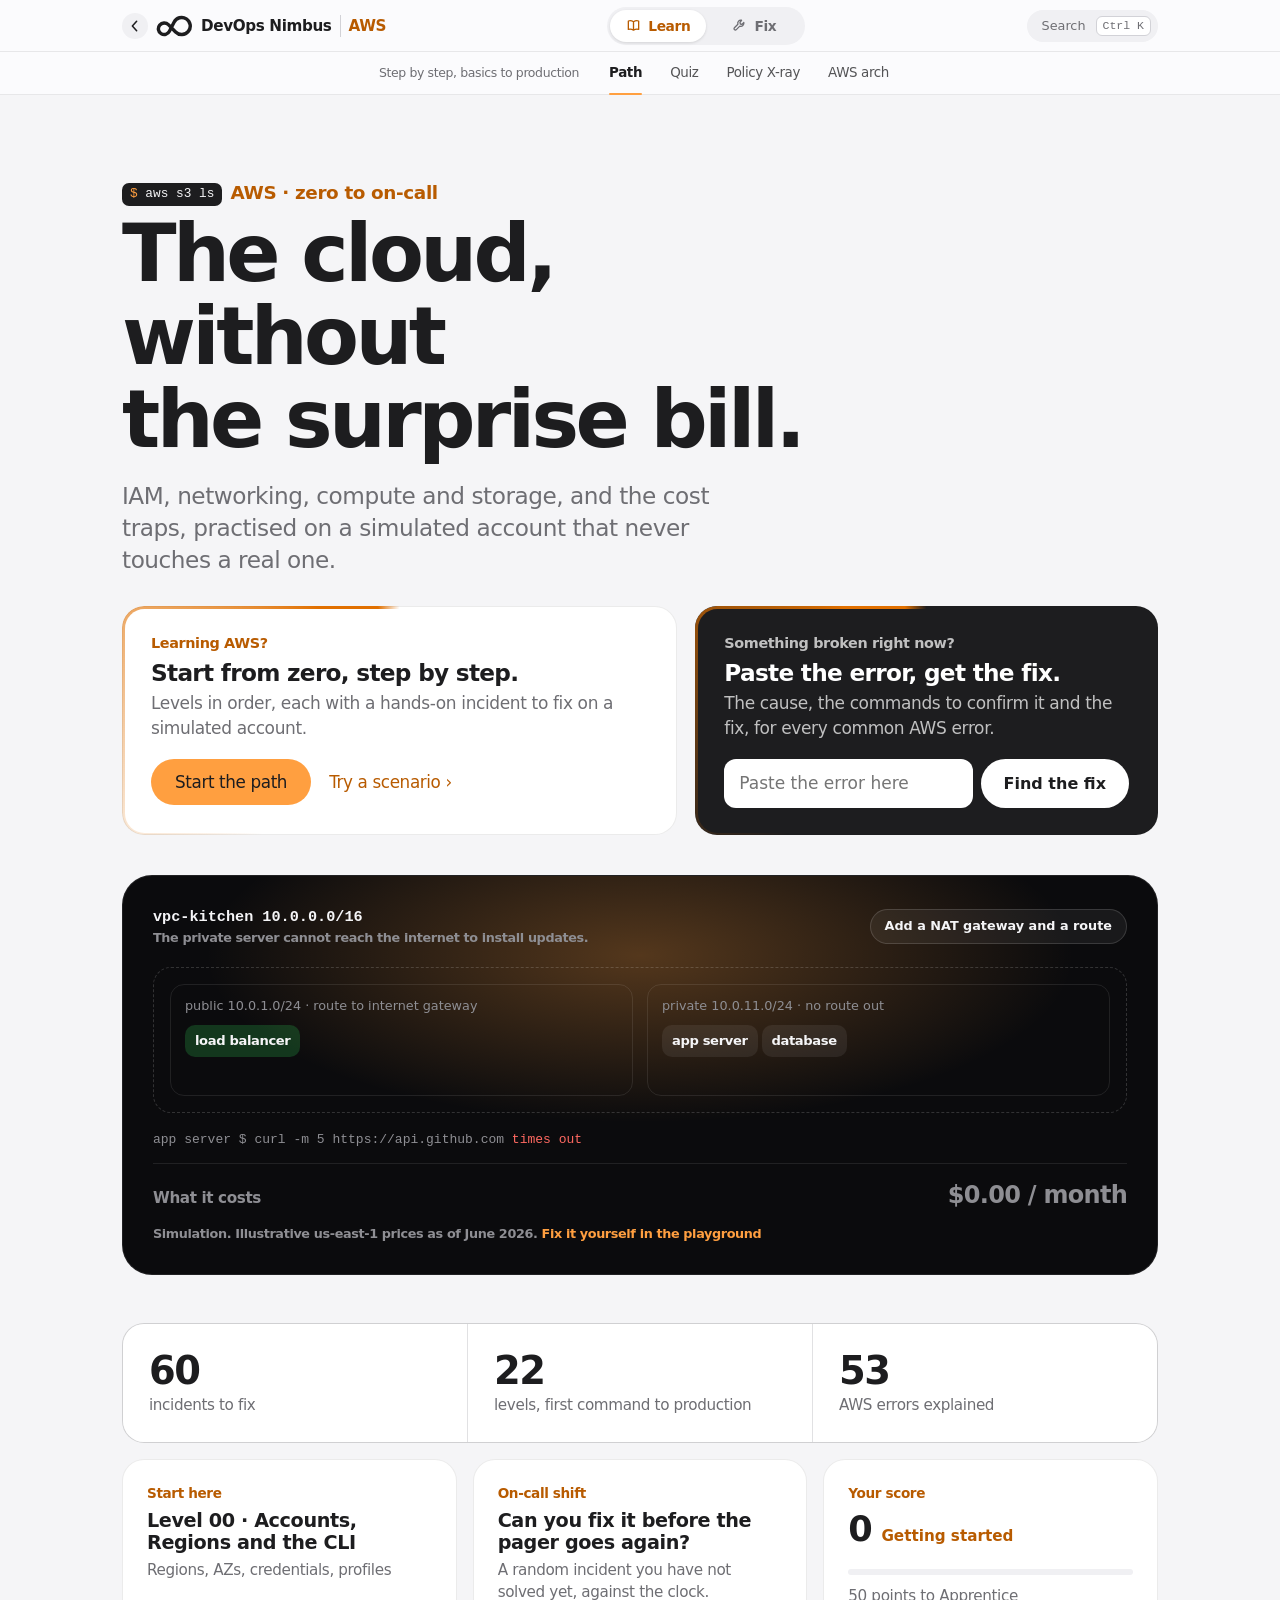
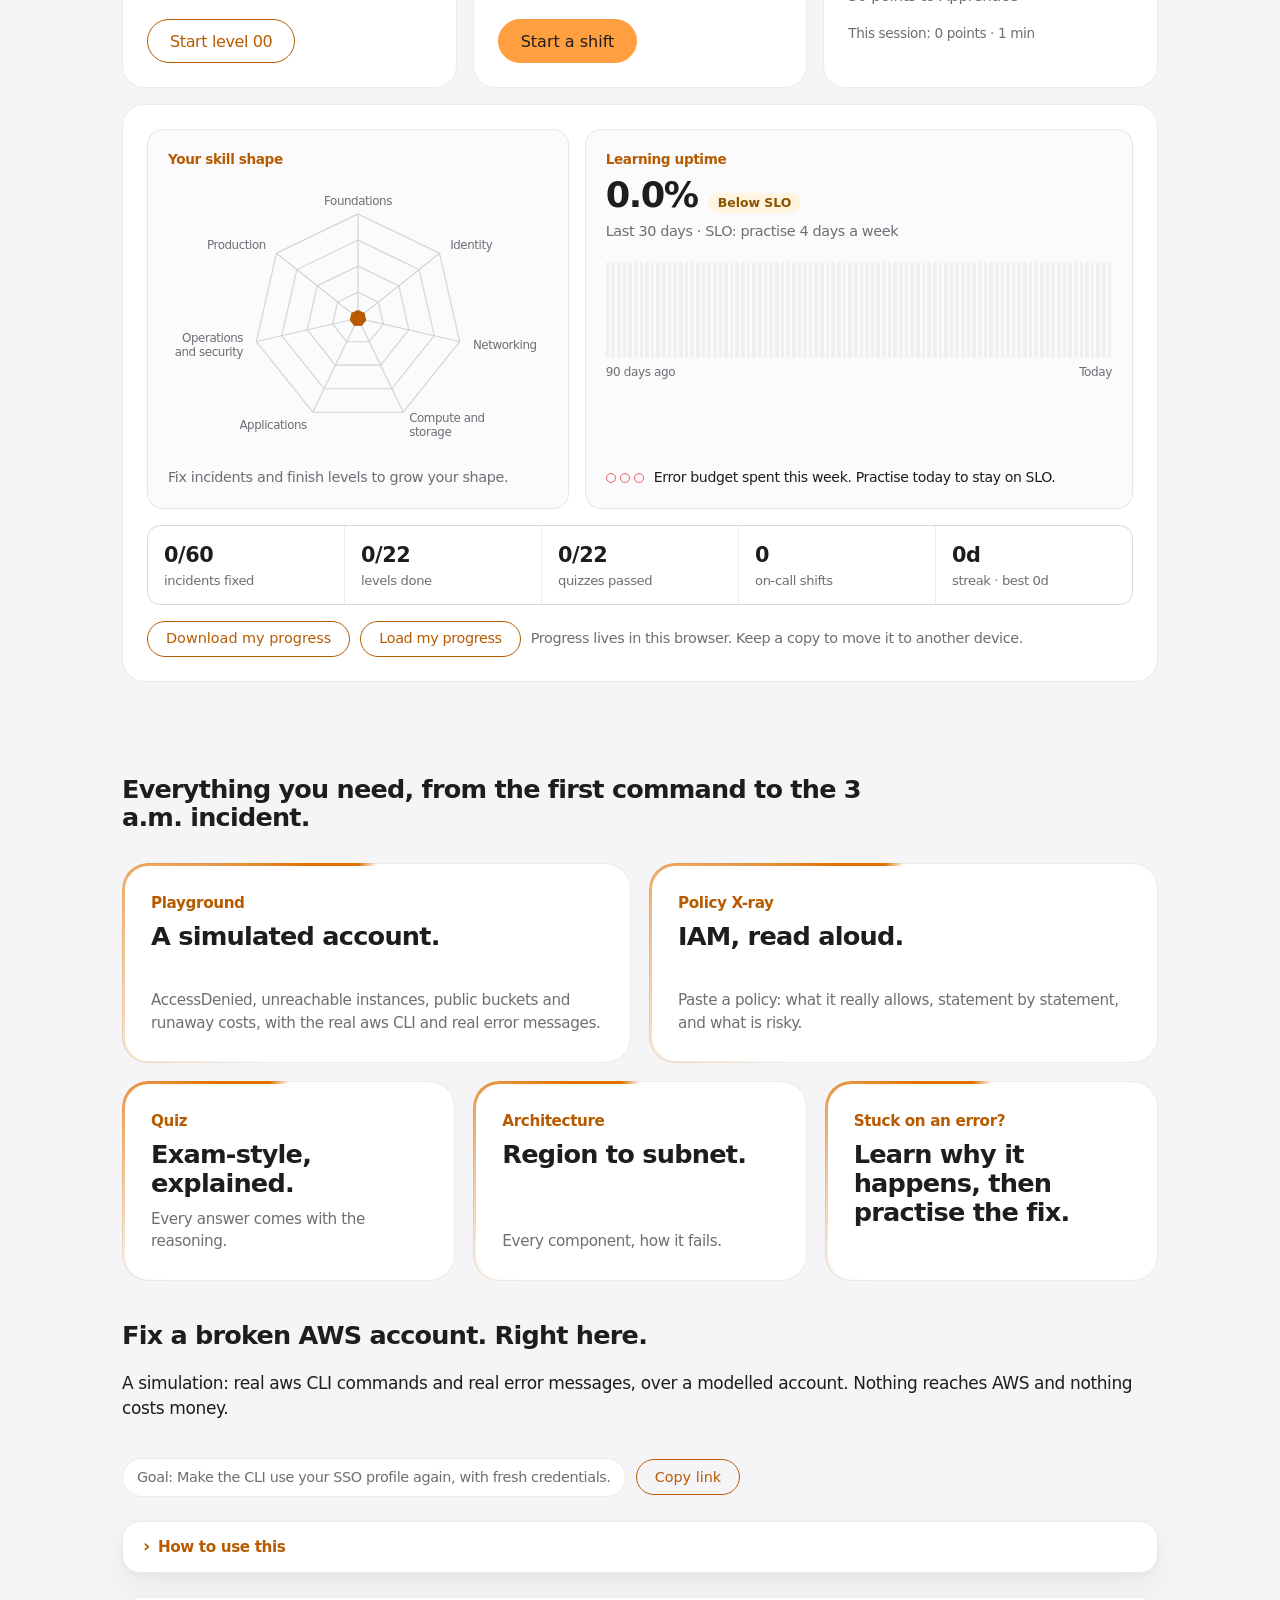
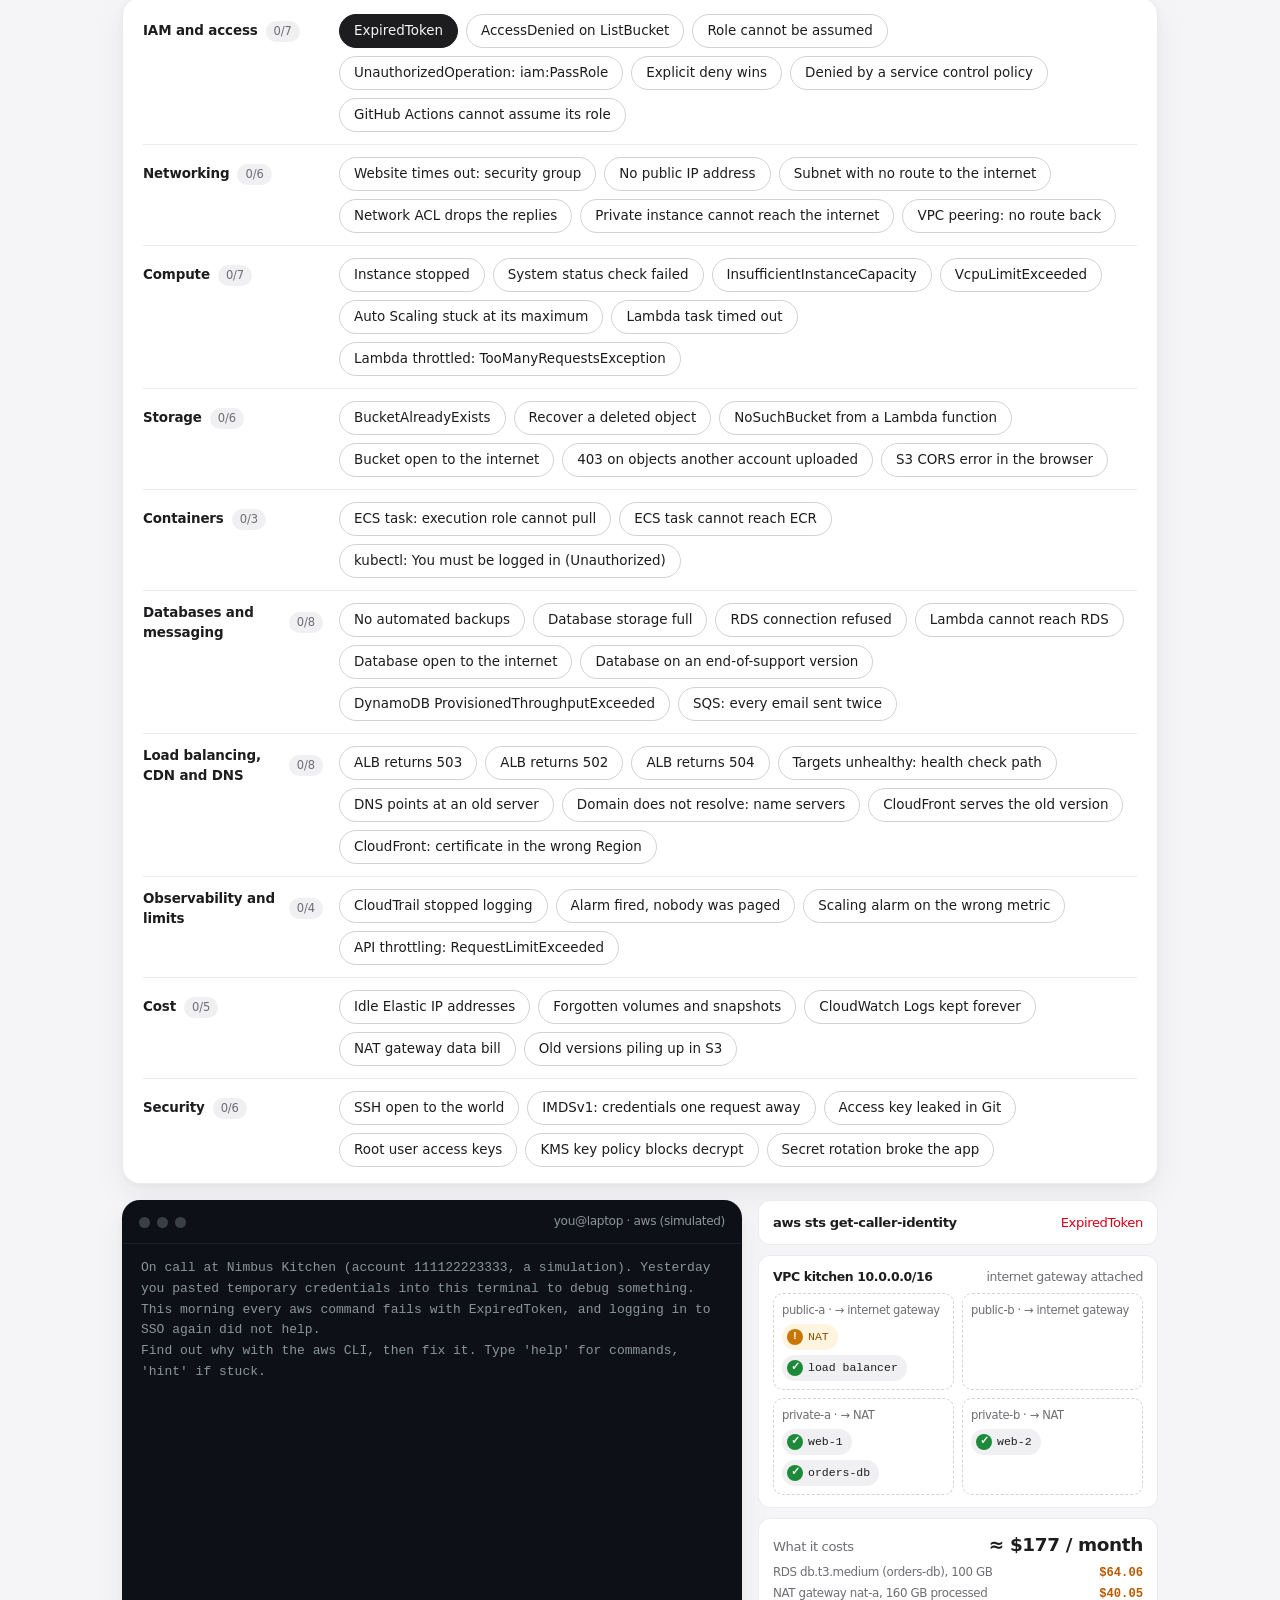
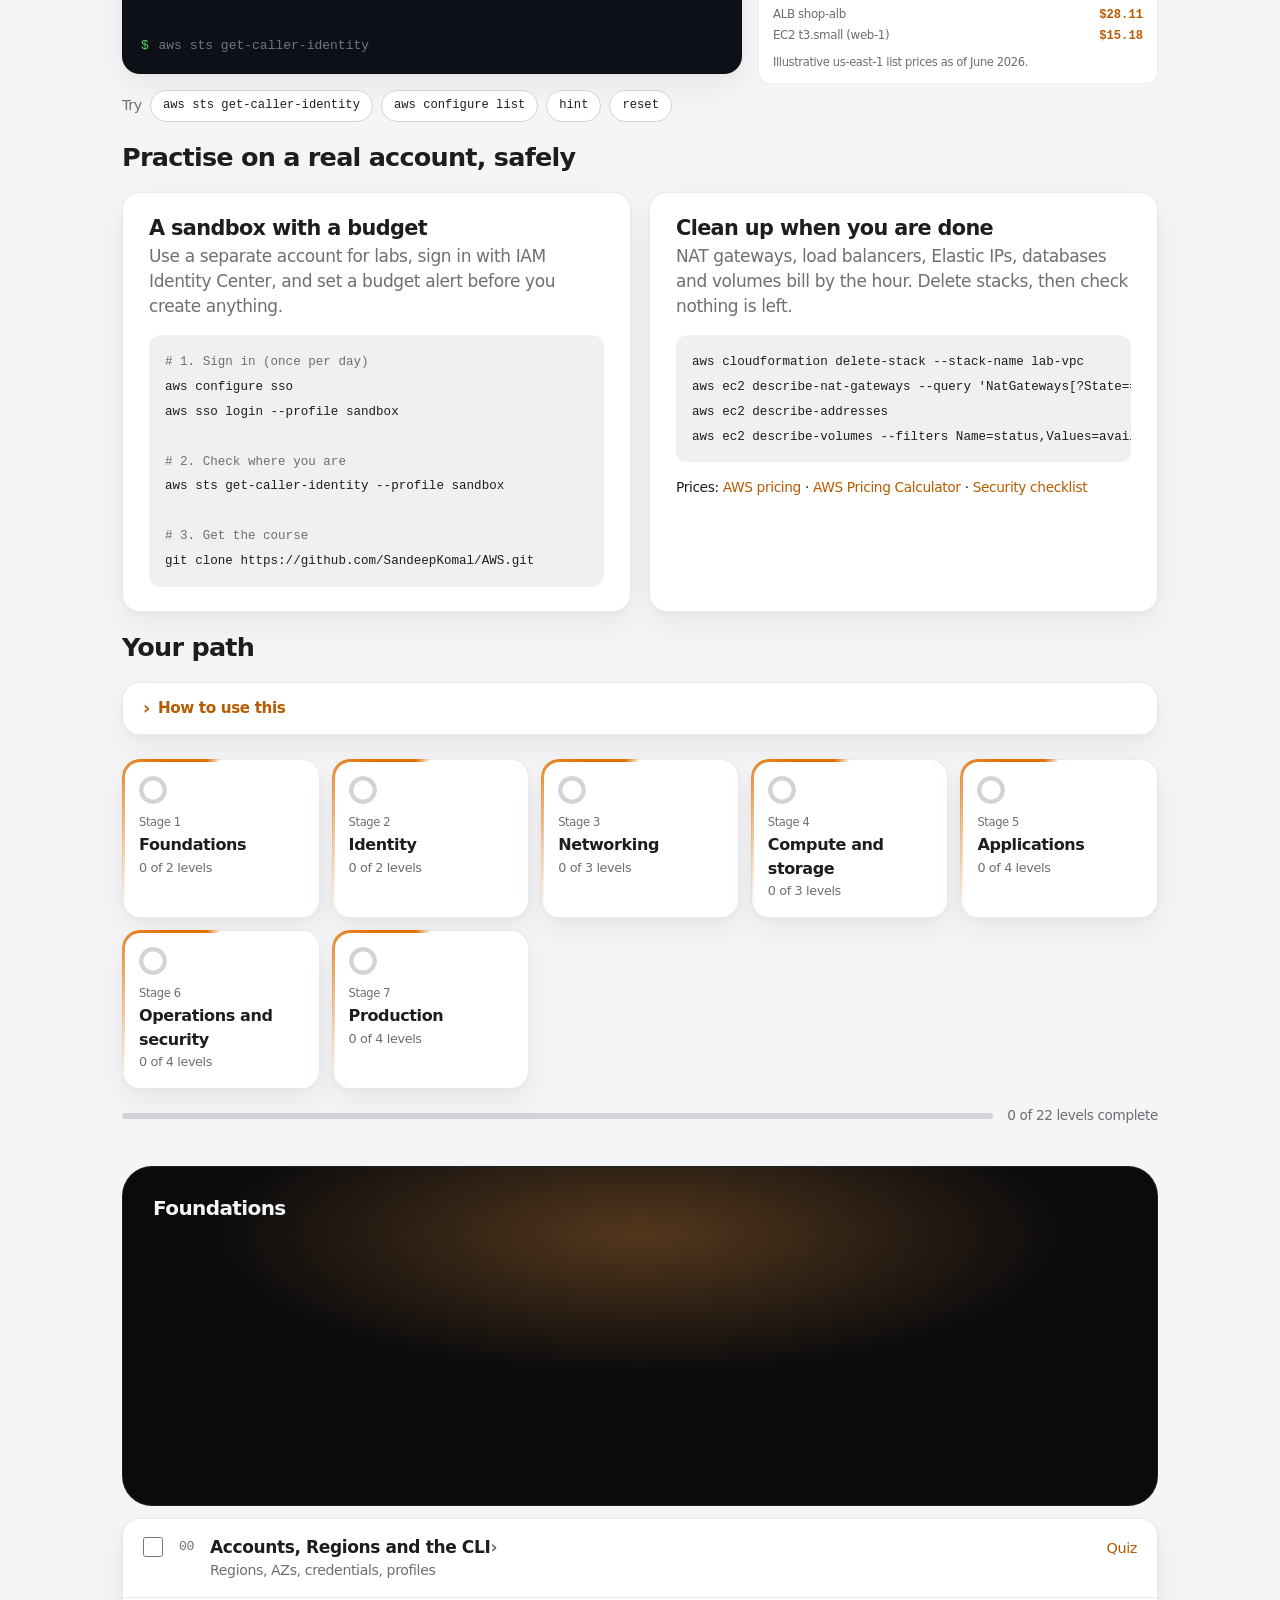
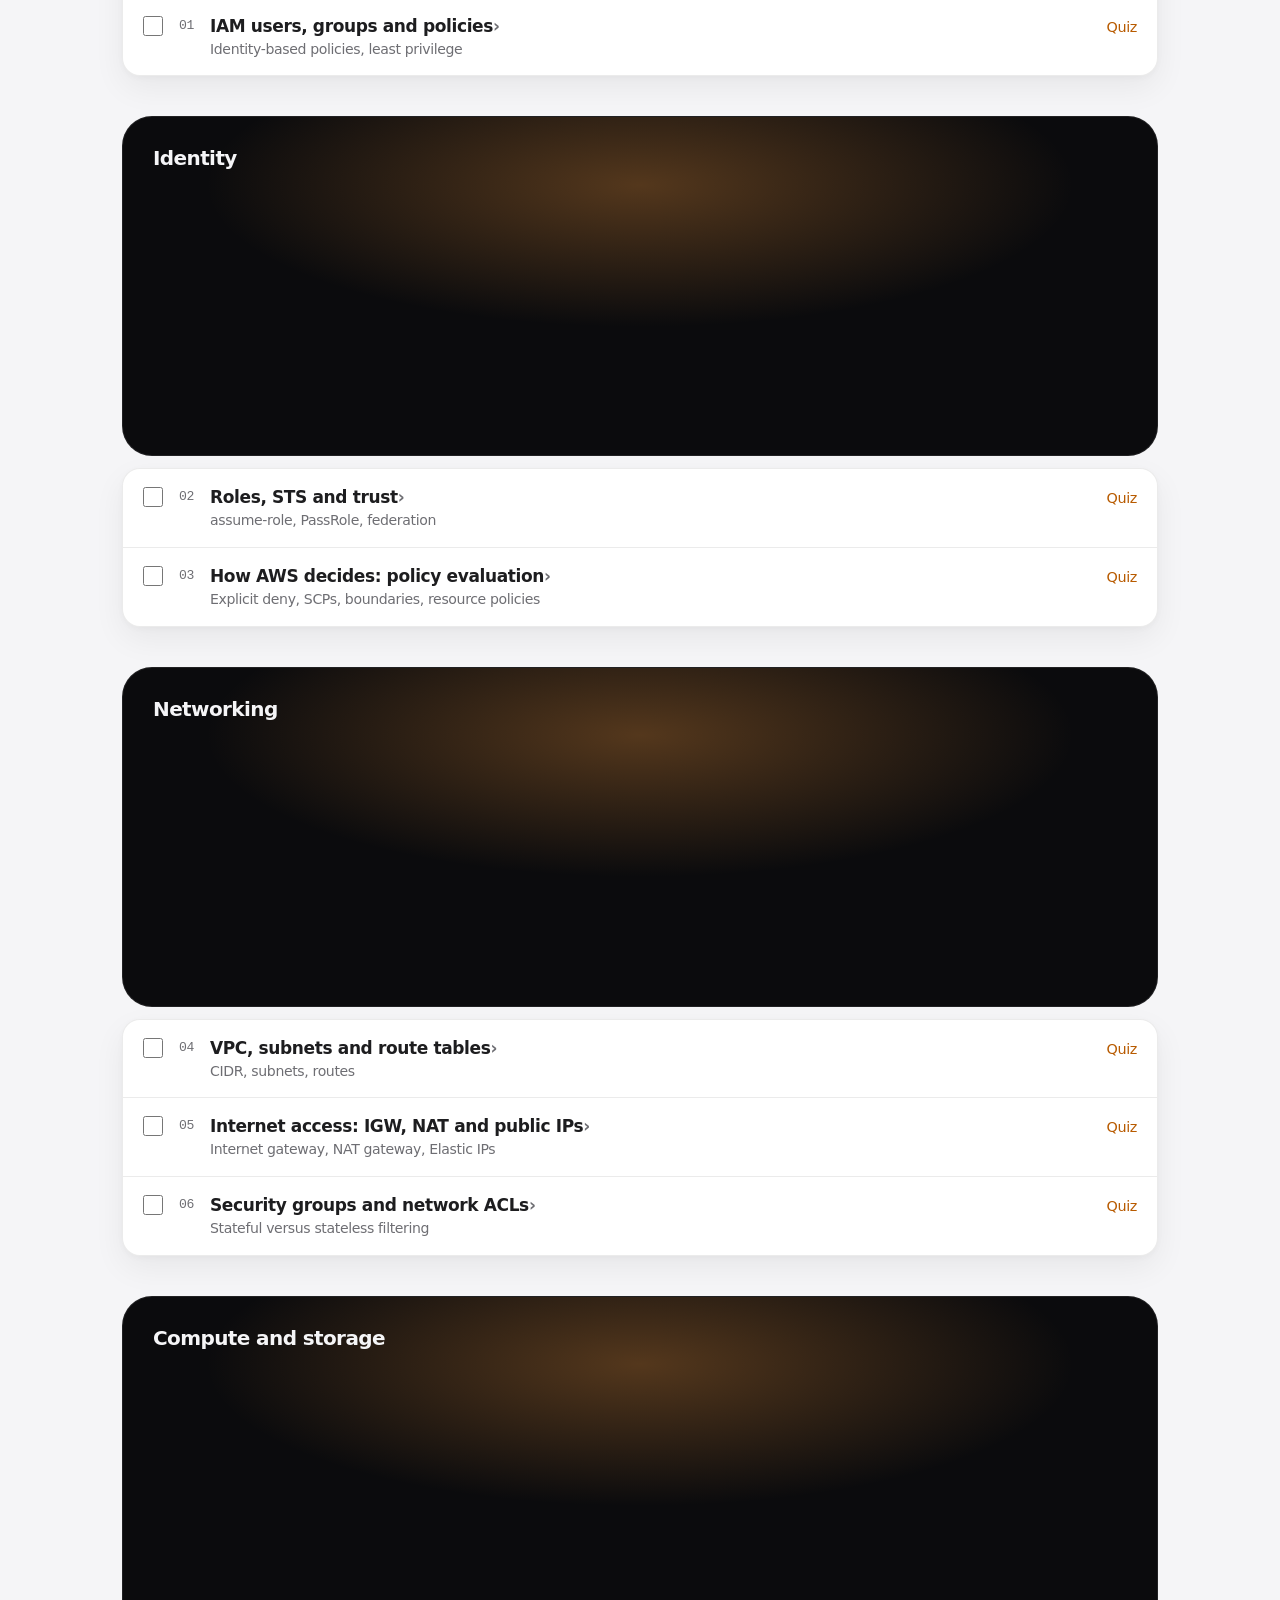
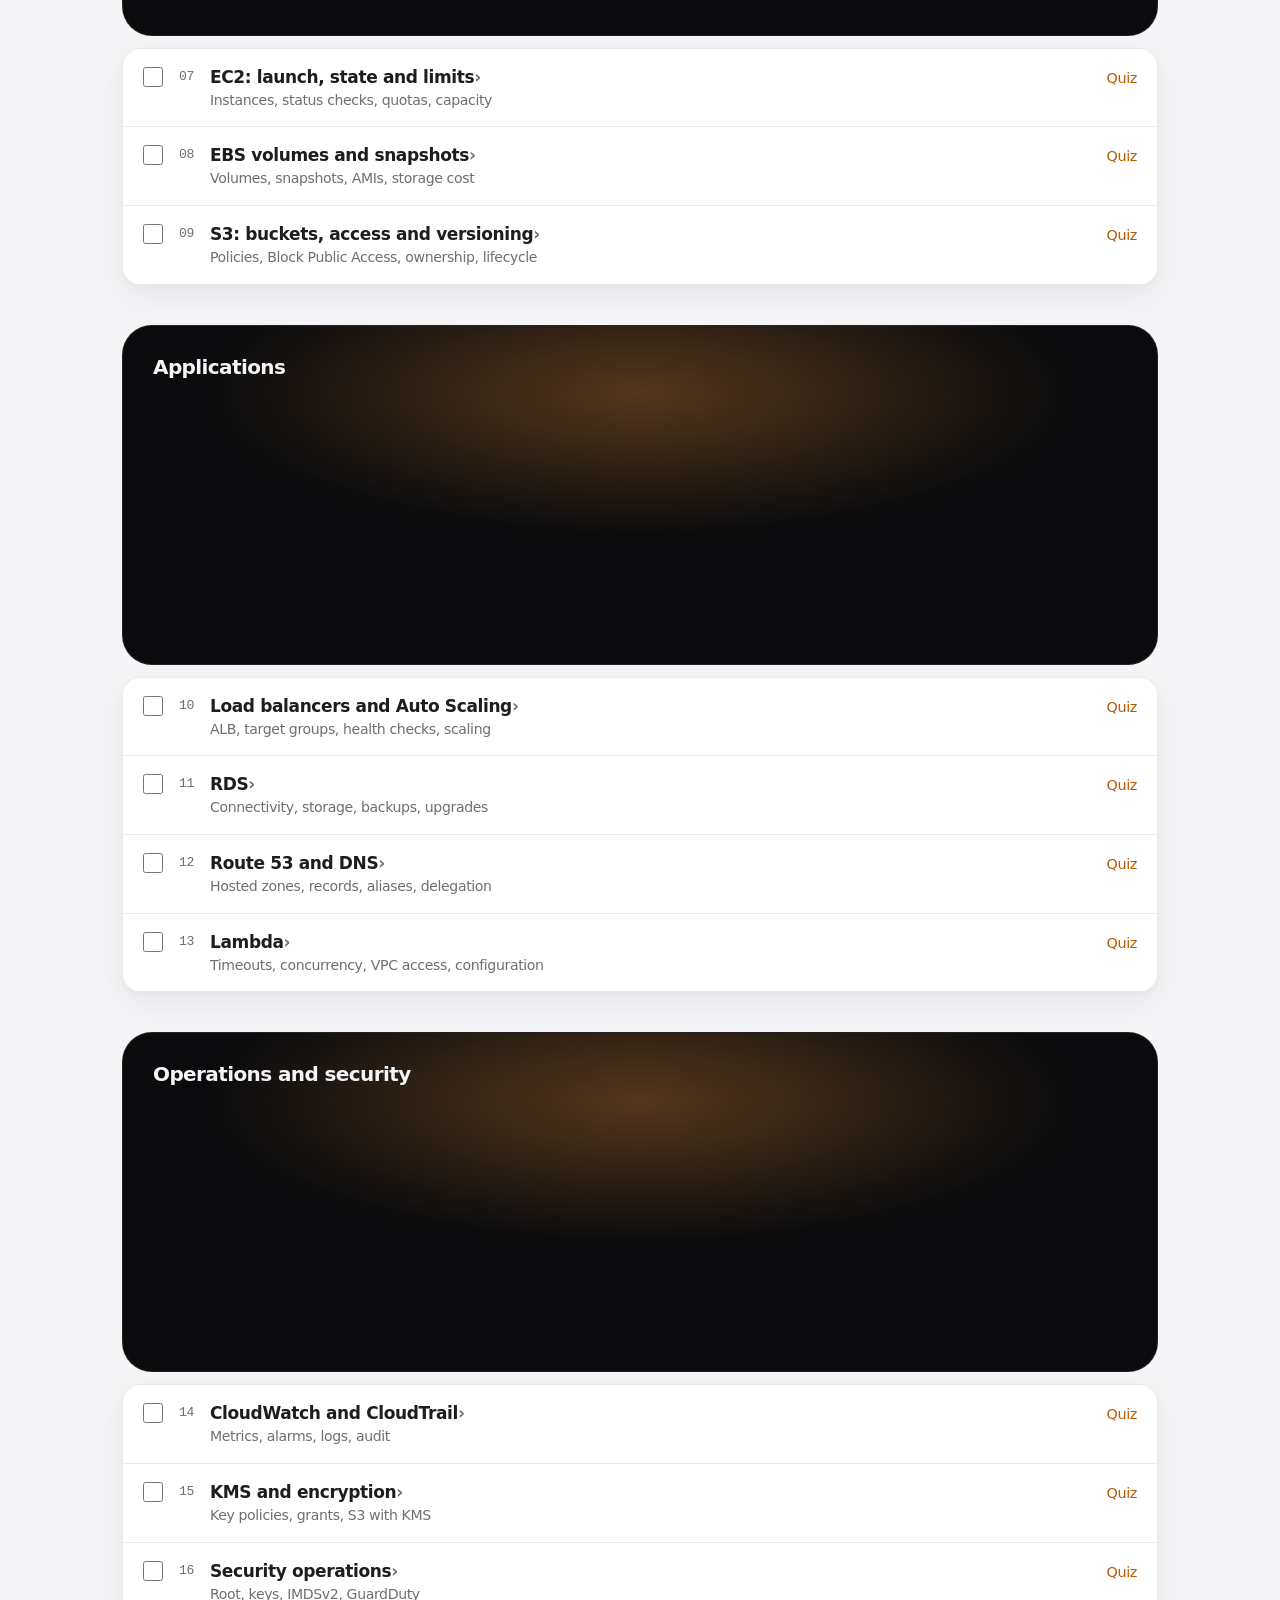
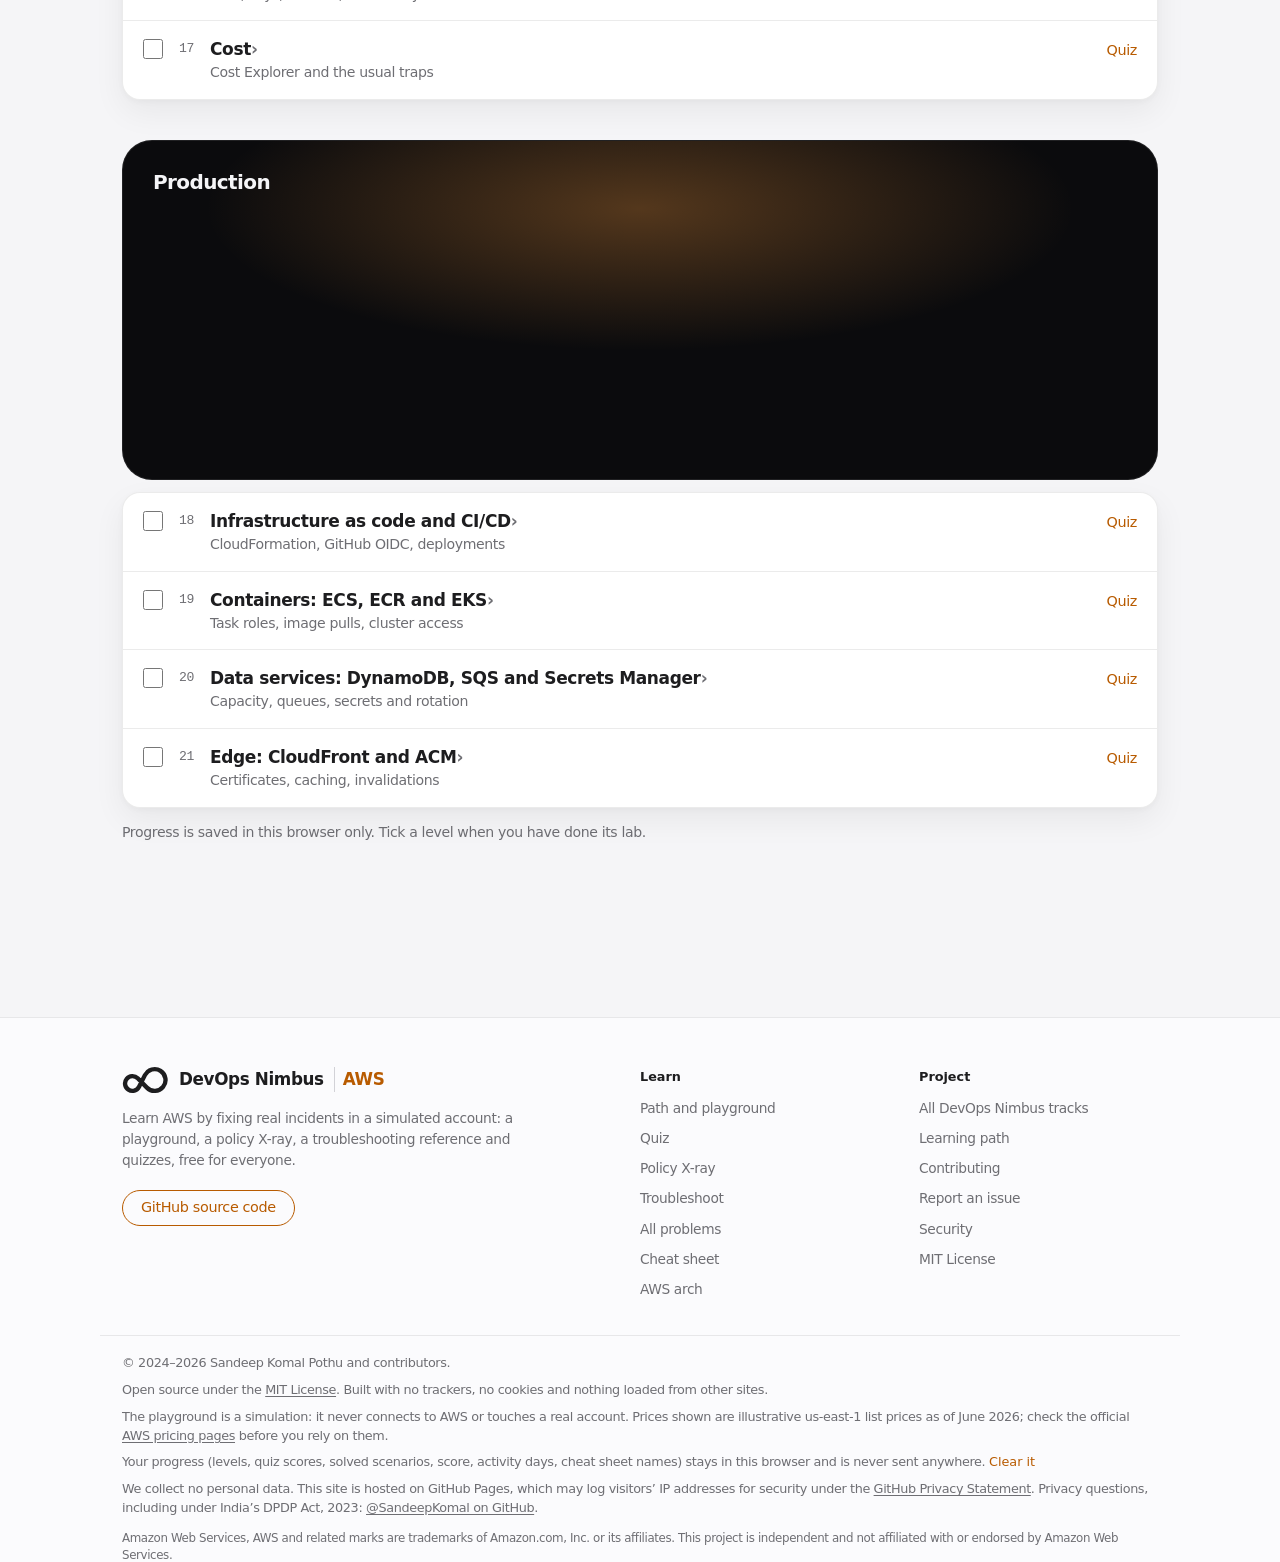
<file: site/index.html>
<!doctype html>
<html lang="en">
<head>
  <meta charset="utf-8">
  <meta name="viewport" content="width=device-width, initial-scale=1">
  <meta http-equiv="Content-Security-Policy" content="default-src 'self'; script-src 'self'; style-src 'self'; img-src 'self' data:; connect-src 'none'; base-uri 'none'; form-action 'none'">
  <title>AWS · DevOps Nimbus</title>
  <meta name="description" content="Learn AWS by fixing it: a simulated account with 60 real incidents (AccessDenied, timeouts, ALB 502/503/504, ECS and EKS, CloudFront certificates, public buckets, NAT costs), a policy X-ray, a troubleshooting reference for common AWS errors, quizzes and an aws CLI cheat sheet. Free, no account needed.">
  <meta property="og:type" content="website">
  <meta property="og:site_name" content="DevOps Nimbus">
  <meta property="og:title" content="AWS, zero to on-call · DevOps Nimbus">
  <meta property="og:description" content="Fix real AWS incidents in a simulated account, read IAM policies in plain words, and look up what an AWS error means and how to fix it. Free and open source.">
  <meta property="og:url" content="https://sandeepkomal.github.io/AWS/">
  <link rel="canonical" href="https://sandeepkomal.github.io/AWS/">
  <link rel="stylesheet" href="style.css">
  <!-- Only what the first screen needs, fetched alongside the stylesheet; app.js loads the playground, policy X-ray, quiz bank and architecture after the first paint. -->
  <script defer src="data.js"></script>
  <script defer src="scenarios.js"></script>
  <script defer src="app.js"></script>
  <script defer src="engage.js"></script>
  <link rel="icon" href="favicon.svg" type="image/svg+xml">
</head>
<body class="immersive">
  <a class="skip" href="#main">Skip to content</a>
  <header class="top">
    <div class="wrap top-inner">
      <div class="brand">
        <a class="brand-hub" href="https://sandeepkomal.github.io/devops-nimbus/" title="Back to all DevOps Nimbus tracks"><span class="brand-back" aria-hidden="true"><svg viewBox="0 0 8 14" width="7" height="12"><path d="M6.5 1.5 1.5 7l5 5.5" fill="none" stroke="currentColor" stroke-width="1.8" stroke-linecap="round" stroke-linejoin="round"/></svg></span><img class="mark" src="nimbus.svg" alt="" width="37" height="22"><span>DevOps Nimbus</span><span class="sr-only">: back to all tracks</span></a>
        <a class="brand-track" href="#path">AWS</a>
      </div>
      <nav class="switch" aria-label="Mode">
        <a class="sw learn" href="#path"><svg viewBox="0 0 16 16" width="15" height="15" aria-hidden="true"><path d="M2.5 3.2c1.8-.6 3.6-.4 5.5.8 1.9-1.2 3.7-1.4 5.5-.8v9c-1.8-.6-3.6-.4-5.5.8-1.9-1.2-3.7-1.4-5.5-.8zM8 4v9" fill="none" stroke="currentColor" stroke-width="1.4" stroke-linejoin="round"/></svg>Learn</a>
        <a class="sw fix" href="#doctor"><svg viewBox="0 0 16 16" width="15" height="15" aria-hidden="true"><path d="M10.2 2.4a3.3 3.3 0 0 0-3.9 4.3L2.6 10.4a1.4 1.4 0 0 0 2 2l3.7-3.7a3.3 3.3 0 0 0 4.3-3.9l-2 2-1.7-.4-.4-1.7z" fill="none" stroke="currentColor" stroke-width="1.4" stroke-linejoin="round"/></svg>Fix</a>
      </nav>
      <button type="button" class="kbd-btn" id="palette-open" aria-label="Search the site (Ctrl+K)"><span>Search</span><kbd id="palette-key">Ctrl K</kbd></button>
    </div>
    <div class="wrap sub-row">
      <nav class="subnav" aria-label="Sections">
        <div class="mode learn" role="group" aria-label="Learn">
          <span class="mode-k">Step by step, basics to production</span>
          <a href="#path" data-tab="path">Path</a>
          <a href="#quiz" data-tab="quiz">Quiz</a>
          <a href="#xray" data-tab="xray">Policy X-ray</a>
          <a href="#arch" data-tab="arch">AWS arch</a>
        </div>
        <div class="mode fix" role="group" aria-label="Fix">
          <span class="mode-k">Something broken? Find the cause and the fix</span>
          <a href="#doctor" data-tab="doctor">Troubleshoot</a>
          <a href="#cheats" data-tab="cheats">Cheat sheet</a>
        </div>
      </nav>
    </div>
  </header>

  <main id="main">
    <section id="tab-path" class="tab">
      <header class="hero">
        <div class="wrap">
          <div class="hero-text">
            <p class="eyebrow"><code class="eyebrow-cmd" aria-hidden="true"><span>$</span> aws s3 ls</code>AWS · zero to on-call</p>
            <h1>The cloud, without<br>the surprise bill.</h1>
            <p class="sub">IAM, networking, compute and storage, and the cost traps, practised on a simulated account that never touches a real one.</p>
          </div>
          <div class="doors">
            <div class="door learn">
              <p class="door-k">Learning AWS?</p>
              <h2>Start from zero, step by step.</h2>
              <p>Levels in order, each with a hands-on incident to fix on a simulated account.</p>
              <div class="actions">
                <a class="btn" id="cta-start" href="#path-title">Start the path</a>
                <a class="link" href="#pg-title">Try a scenario</a>
              </div>
            </div>
            <div class="door fix">
              <p class="door-k">Something broken right now?</p>
              <h2>Paste the error, get the fix.</h2>
              <p>The cause, the commands to confirm it and the fix, for every common AWS error.</p>
              <div class="door-search">
                <input id="door-q" type="search" placeholder="Paste the error here" aria-label="Paste an error" autocomplete="off" spellcheck="false">
                <button type="button" class="pill" id="door-go">Find the fix</button>
              </div>
            </div>
          </div>
          <div class="stage" id="stage" aria-label="A VPC with and without a NAT gateway"></div>
          <div class="stats">
            <div><b id="stat-scenarios">60</b><span>incidents to fix</span></div>
            <div><b id="stat-levels">22</b><span>levels, first command to production</span></div>
            <div><b id="stat-problems">53</b><span>AWS errors explained</span></div>
          </div>
          <section class="engage" id="engage" aria-label="Your learning"></section>
        </div>
      </header>

      <div class="wrap">
        <section class="section" aria-labelledby="bento-title">
          <h2 id="bento-title" class="section-title">Everything you need, from the first command to the 3 a.m. incident.</h2>
          <div class="bento">
            <a class="tile wide" href="#pg-title"><div><div class="k">Playground</div><h3>A simulated account.</h3></div><p>AccessDenied, unreachable instances, public buckets and runaway costs, with the real aws CLI and real error messages.</p></a>
            <a class="tile wide" href="#xray"><div><div class="k">Policy X-ray</div><h3>IAM, read aloud.</h3></div><p>Paste a policy: what it really allows, statement by statement, and what is risky.</p></a>
            <a class="tile" href="#quiz"><div><div class="k">Quiz</div><h3>Exam-style, explained.</h3></div><p>Every answer comes with the reasoning.</p></a>
            <a class="tile" href="#arch"><div><div class="k">Architecture</div><h3>Region to subnet.</h3></div><p>Every component, how it fails.</p></a>
            <a class="tile" href="#doctor"><div><div class="k">Stuck on an error?</div><h3>Learn why it happens, then practise the fix.</h3></div></a>
          </div>
        </section>

        <section class="playground" aria-labelledby="pg-title">
          <div class="pg-head">
            <div>
              <h2 id="pg-title" class="section-title">Fix a broken AWS account. Right here.</h2>
              <p class="section-sub">A simulation: real aws CLI commands and real error messages, over a modelled account. Nothing reaches AWS and nothing costs money.</p>
            </div>
            <div class="pg-head-side">
              <p id="pg-goal" class="pg-goal" aria-live="polite"></p>
              <button type="button" class="pill small-pill" id="pg-link">Copy link</button>
            </div>
          </div>
          <div class="guide-slot" data-guide="playground"></div>
          <div class="pg-scenarios" id="pg-scenarios" role="group" aria-label="Scenario"></div>
          <div class="pg-body">
            <div class="pg-main">
              <div class="pg-term" id="pg-term">
                <div class="pg-bar" aria-hidden="true"><span></span><span></span><span></span><em>you@laptop · aws (simulated)</em></div>
                <div class="pg-out" id="pg-out" role="log" aria-live="polite" aria-label="Terminal output"></div>
                <form class="pg-form" id="pg-form" autocomplete="off">
                  <span id="pg-prompt" aria-hidden="true">$</span>
                  <input id="pg-input" type="text" spellcheck="false" autocapitalize="off" aria-label="Type an aws command" placeholder="aws sts get-caller-identity">
                </form>
              </div>
              <div class="pg-editor card" id="pg-editor" hidden></div>
              <div class="pg-try" id="pg-try"></div>
            </div>
            <div class="pg-side">
              <div class="pg-map" id="pg-map" aria-label="Account view: the VPC, its resources and the monthly cost"></div>
            </div>
          </div>
        </section>

        <section aria-labelledby="start-title">
          <h2 id="start-title" class="section-title">Practise on a real account, safely</h2>
          <div class="start-grid">
            <div class="card">
              <h3>A sandbox with a budget</h3>
              <p class="muted">Use a separate account for labs, sign in with IAM Identity Center, and set a budget alert before you create anything.</p>
              <pre class="start"><code><span class="cm"># 1. Sign in (once per day)</span>
aws configure sso
aws sso login --profile sandbox

<span class="cm"># 2. Check where you are</span>
aws sts get-caller-identity --profile sandbox

<span class="cm"># 3. Get the course</span>
git clone https://github.com/SandeepKomal/AWS.git</code></pre>
            </div>
            <div class="card">
              <h3>Clean up when you are done</h3>
              <p class="muted">NAT gateways, load balancers, Elastic IPs, databases and volumes bill by the hour. Delete stacks, then check nothing is left.</p>
              <pre class="start"><code>aws cloudformation delete-stack --stack-name lab-vpc
aws ec2 describe-nat-gateways --query 'NatGateways[?State==`available`]'
aws ec2 describe-addresses
aws ec2 describe-volumes --filters Name=status,Values=available</code></pre>
              <p class="start-note">Prices: <a href="https://aws.amazon.com/pricing/">AWS pricing</a> · <a href="https://calculator.aws/">AWS Pricing Calculator</a> · <a data-repo="/blob/main/docs/security-checklist.md" href="#">Security checklist</a></p>
            </div>
          </div>
        </section>

        <h2 class="section-title" id="path-title">Your path</h2>
        <div class="guide-slot" data-guide="path"></div>
        <div class="stages" id="stages" role="list"></div>
        <div class="progress-row">
          <div class="bar" role="progressbar" aria-label="Levels complete" aria-valuemin="0" aria-valuemax="22" id="bar"><span id="bar-fill"></span></div>
          <span id="bar-text"></span>
        </div>
        <div id="levels"></div>
        <p class="note">Progress is saved in this browser only. Tick a level when you have done its lab.</p>
      </div>
    </section>

    <section id="tab-quiz" class="tab wrap" hidden>
      <h2>Quiz</h2>
      <p class="lede">Exam-style questions for every level, with the reasoning for every answer, which is where the learning is.</p>
      <div class="guide-slot" data-guide="quiz"></div>
      <label class="field">Practise
        <select id="quiz-level"></select>
      </label>
      <button type="button" class="pill small-pill quiz-again" id="quiz-again">Start again with new order</button>
      <div id="quiz-list"></div>
    </section>

    <section id="tab-xray" class="tab wrap" hidden>
      <h2>Policy X-ray</h2>
      <p class="lede">Paste an IAM policy, a role trust policy, an S3 bucket policy or a KMS key policy. Every statement is explained in plain words, and risky patterns are flagged.</p>
      <div class="guide-slot" data-guide="xray"></div>
      <div class="seg" id="xray-pick" role="tablist" aria-label="Policy"></div>
      <div class="xray-paste card" id="xray-edit" hidden>
        <label for="xray-input" class="xray-paste-label">Paste a policy (JSON)</label>
        <textarea id="xray-input" rows="10" spellcheck="false" autocapitalize="off" placeholder='{"Version": "2012-10-17", "Statement": [...]}'></textarea>
        <p id="xray-error" class="xray-warn" hidden></p>
        <div class="xray-paste-actions">
          <button type="button" class="pill primary small-pill" id="xray-go">Explain</button>
          <button type="button" class="pill small-pill" id="xray-example">Load an example</button>
          <span class="note">Ctrl+Enter explains. Everything stays in your browser; never paste access keys or secrets.</span>
        </div>
      </div>
      <div class="xray-paste card" id="xray-result" hidden>
        <div class="xray-result-bar">
          <div>
            <p class="xray-result-title" id="xray-summary"></p>
            <p class="note" id="xray-source"></p>
          </div>
          <div class="xray-result-actions" id="xray-actions">
            <button type="button" class="pill small-pill" id="xray-edit-btn">Edit</button>
            <button type="button" class="pill small-pill" id="xray-clear">Clear</button>
          </div>
        </div>
        <div id="xray-review" aria-live="polite"></div>
      </div>
      <div class="xray" id="xray-view" hidden>
        <ol id="xray-lines" class="code" aria-label="Policy lines"></ol>
        <aside id="xray-note" class="card" aria-live="polite"><p class="muted">Pick a line on the left.</p></aside>
      </div>
    </section>

    <section id="tab-doctor" class="tab wrap" hidden>
      <p class="mode-banner"><strong>Fix mode.</strong> For when something is broken right now. Learning AWS instead? <a href="#path">Start the path</a>.</p>
      <h2>Stuck on an error?</h2>
      <p class="lede">Paste the error message, or pick a symptom. Each answer explains why it happens, how to confirm it and how to fix and prevent it, then gives you a safe scenario to break and fix it yourself, so you recognise it next time.</p>
      <div class="guide-slot" data-guide="doctor"></div>
      <label class="field wide-field">Paste an error, or search
        <textarea id="doctor-q" rows="2" spellcheck="false" placeholder="An error occurred (AccessDenied) when calling the ListObjectsV2 operation: ..."></textarea>
      </label>
      <div id="doctor-hits" aria-live="polite"></div>
      <div id="doctor-list" class="doctor-groups"></div>
      <div id="doctor-out"></div>
      <p class="note">A plain list of every problem, readable without JavaScript: <a href="problems.html">problems.html</a>.</p>
    </section>

    <section id="tab-cheats" class="tab wrap" hidden>
      <h2>Cheat sheet</h2>
      <p class="lede">The aws CLI commands people use every day. Try runs a command in the playground, in the scenario it needs. Lab marks the ones that need a real account.</p>
      <div class="guide-slot" data-guide="cheats"></div>
      <div class="cheat-tools">
        <label class="field">Search
          <input id="cheat-q" type="search" placeholder="s3, logs, security group, cost..." autocomplete="off">
        </label>
        <details class="cheat-fill-box" id="cheat-fill-box">
          <summary>Fill in your own names</summary>
          <div class="cheat-fill" id="cheat-fill"></div>
        </details>
      </div>
      <div id="cheat-out"></div>
    </section>

    <section id="tab-arch" class="tab wrap" hidden>
      <h2>AWS architecture</h2>
      <p class="lede">A typical web application on AWS, from a customer's request to the database. Point at a component, or tab to it, to read what it does and how it fails.</p>
      <div class="arch" id="arch"></div>
    </section>
  </main>

  <footer class="foot">
    <div class="wrap foot-grid">
      <div class="foot-brand">
        <a class="brand" href="#path">
          <img class="mark" src="nimbus.svg" alt="" width="47" height="28">
          DevOps Nimbus <span class="brand-track">AWS</span>
        </a>
        <p>Learn AWS by fixing real incidents in a simulated account: a playground, a policy X-ray, a troubleshooting reference and quizzes, free for everyone.</p>
        <a class="pill small-pill foot-gh" data-repo="" href="#">GitHub source code</a>
      </div>
      <nav class="foot-col" aria-label="Learn">
        <h2>Learn</h2>
        <a href="#path">Path and playground</a>
        <a href="#quiz">Quiz</a>
        <a href="#xray">Policy X-ray</a>
        <a href="#doctor">Troubleshoot</a>
        <a href="problems.html">All problems</a>
        <a href="#cheats">Cheat sheet</a>
        <a href="#arch">AWS arch</a>
      </nav>
      <nav class="foot-col" aria-label="Project">
        <h2>Project</h2>
        <a href="https://sandeepkomal.github.io/devops-nimbus/">All DevOps Nimbus tracks</a>
        <a data-repo="/blob/main/docs/learning-path.md" href="#">Learning path</a>
        <a data-repo="/blob/main/CONTRIBUTING.md" href="#">Contributing</a>
        <a data-repo="/issues" href="#">Report an issue</a>
        <a data-repo="/blob/main/SECURITY.md" href="#">Security</a>
        <a data-repo="/blob/main/LICENSE" href="#">MIT License</a>
      </nav>
    </div>
    <div class="wrap foot-base">
      <p>© 2024–2026 Sandeep Komal Pothu and contributors.</p>
      <p>Open source under the <a data-repo="/blob/main/LICENSE" href="#">MIT License</a>. Built with no trackers, no cookies and nothing loaded from other sites.</p>
      <p>The playground is a simulation: it never connects to AWS or touches a real account. Prices shown are illustrative us-east-1 list prices as of June 2026; check the official <a href="https://aws.amazon.com/pricing/">AWS pricing pages</a> before you rely on them.</p>
      <p>Your progress (levels, quiz scores, solved scenarios, score, activity days, cheat sheet names) stays in this browser and is never sent anywhere. <button type="button" class="link-btn" id="forget">Clear it</button></p>
      <p>We collect no personal data. This site is hosted on GitHub Pages, which may log visitors’ IP addresses for security under the <a href="https://docs.github.com/en/site-policy/privacy-policies/github-general-privacy-statement">GitHub Privacy Statement</a>. Privacy questions, including under India’s DPDP Act, 2023: <a href="https://github.com/SandeepKomal">@SandeepKomal on GitHub</a>.</p>
      <p class="foot-tm">Amazon Web Services, AWS and related marks are trademarks of Amazon.com, Inc. or its affiliates. This project is independent and not affiliated with or endorsed by Amazon Web Services.</p>
    </div>
  </footer>

  <dialog id="palette" class="palette" aria-label="Search">
    <input id="palette-input" type="text" placeholder="Jump to a level, scenario, error or section" autocomplete="off" aria-controls="palette-list">
    <ul id="palette-list" role="listbox"></ul>
    <p class="palette-foot muted"><kbd>↑</kbd> <kbd>↓</kbd> to move · <kbd>Enter</kbd> to open · <kbd>Esc</kbd> to close</p>
  </dialog>
</body>
</html>
</file>
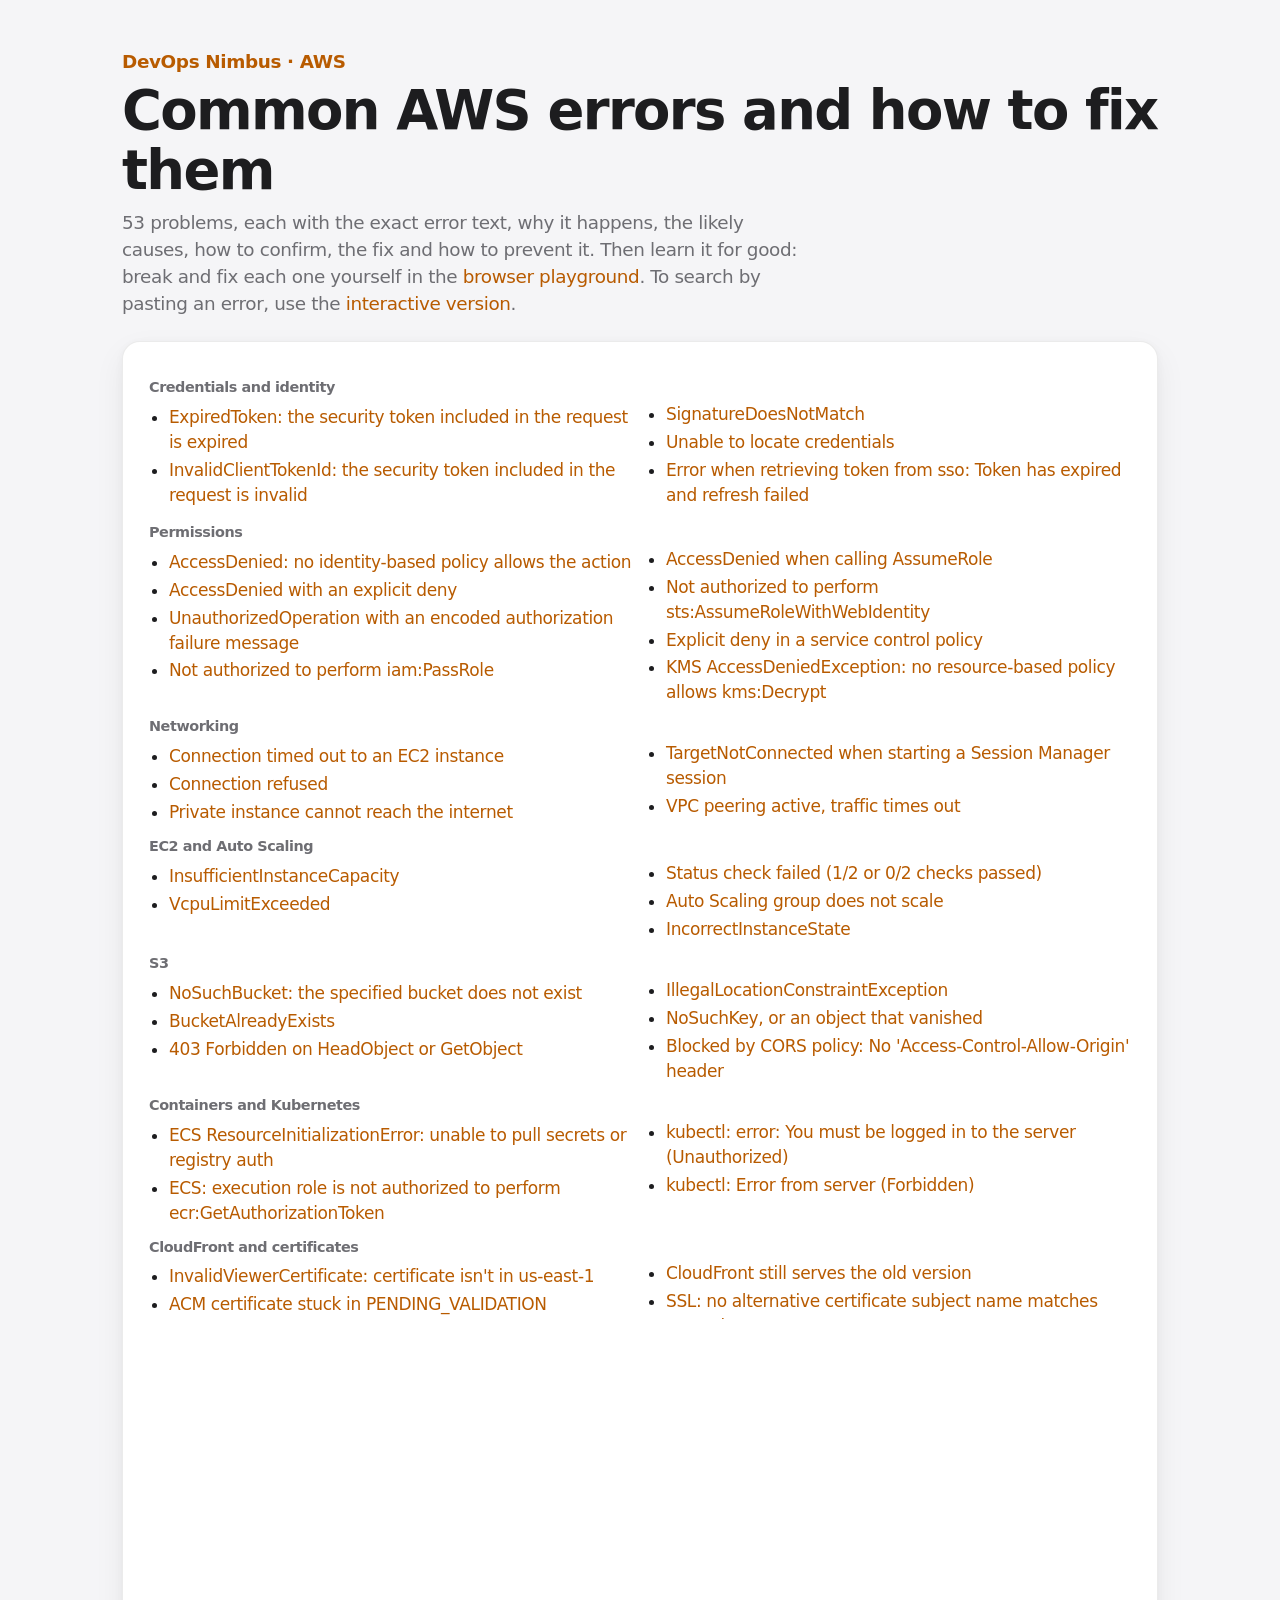
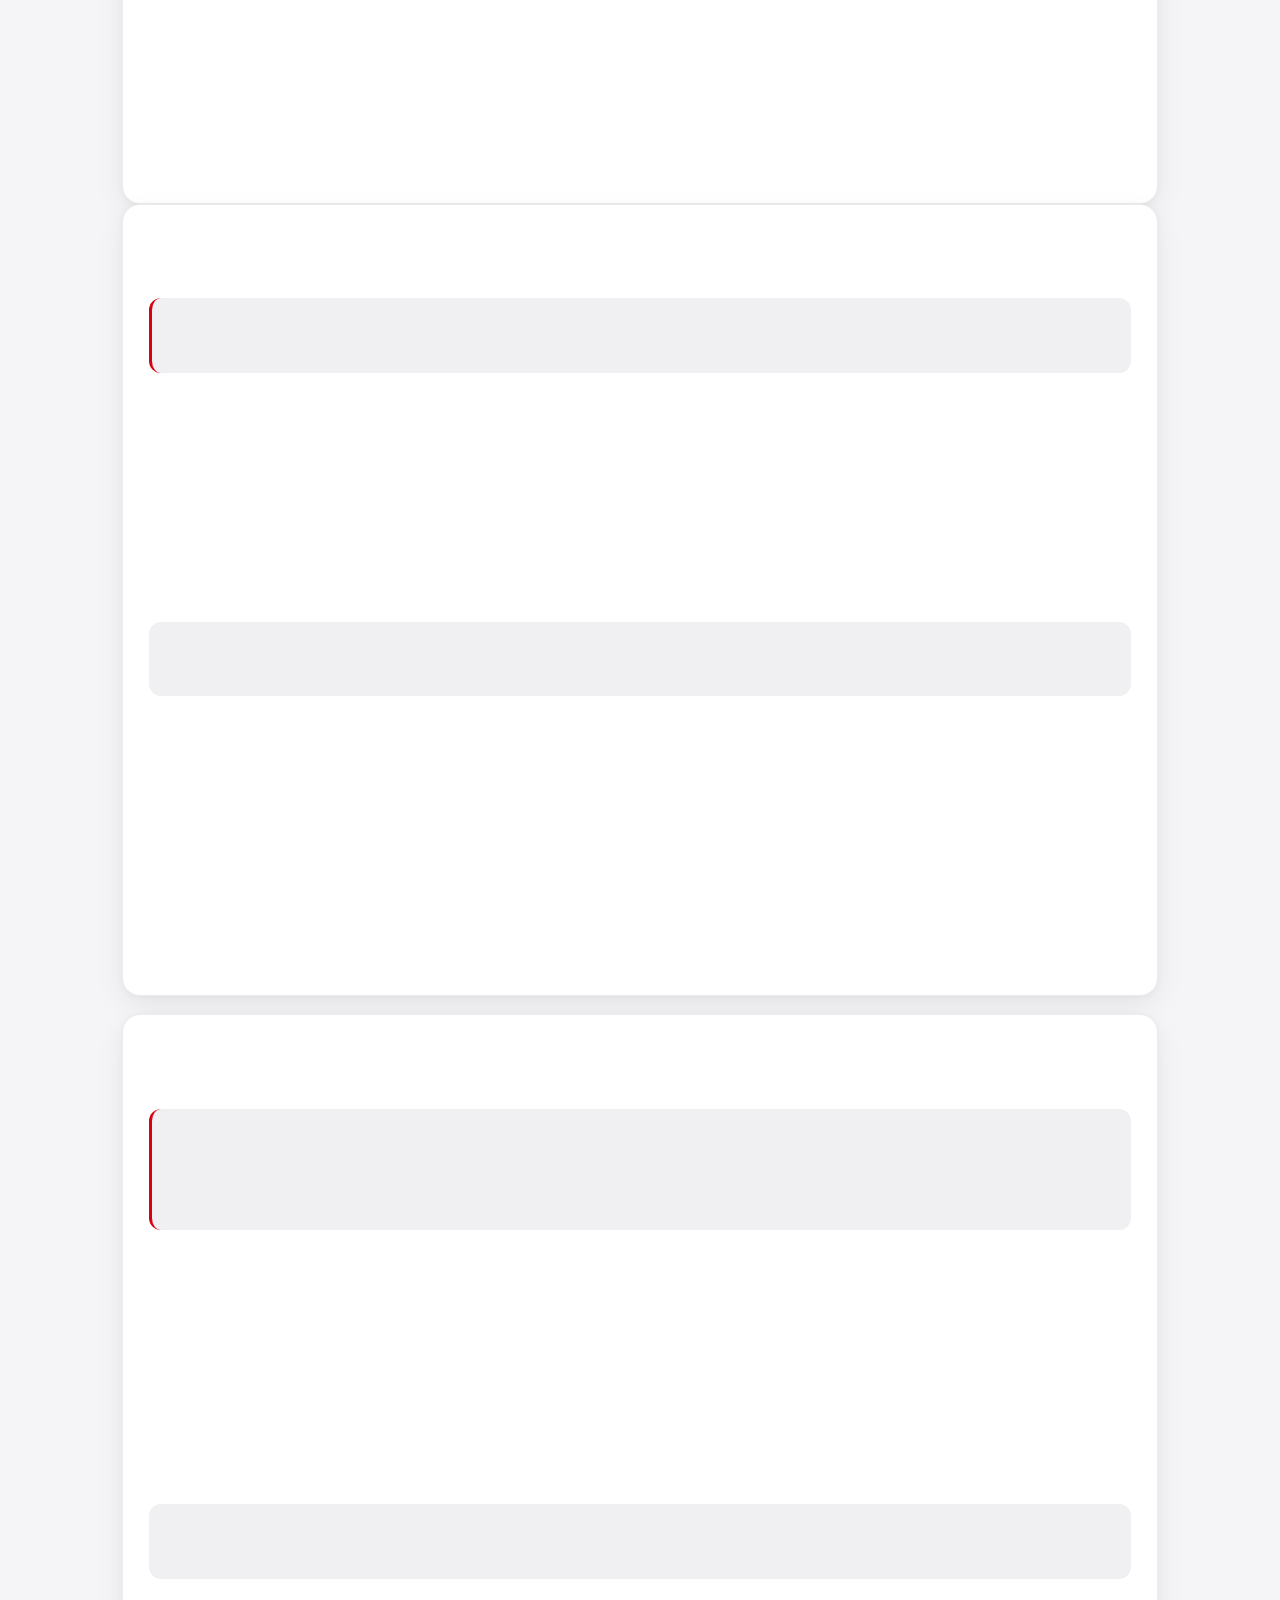
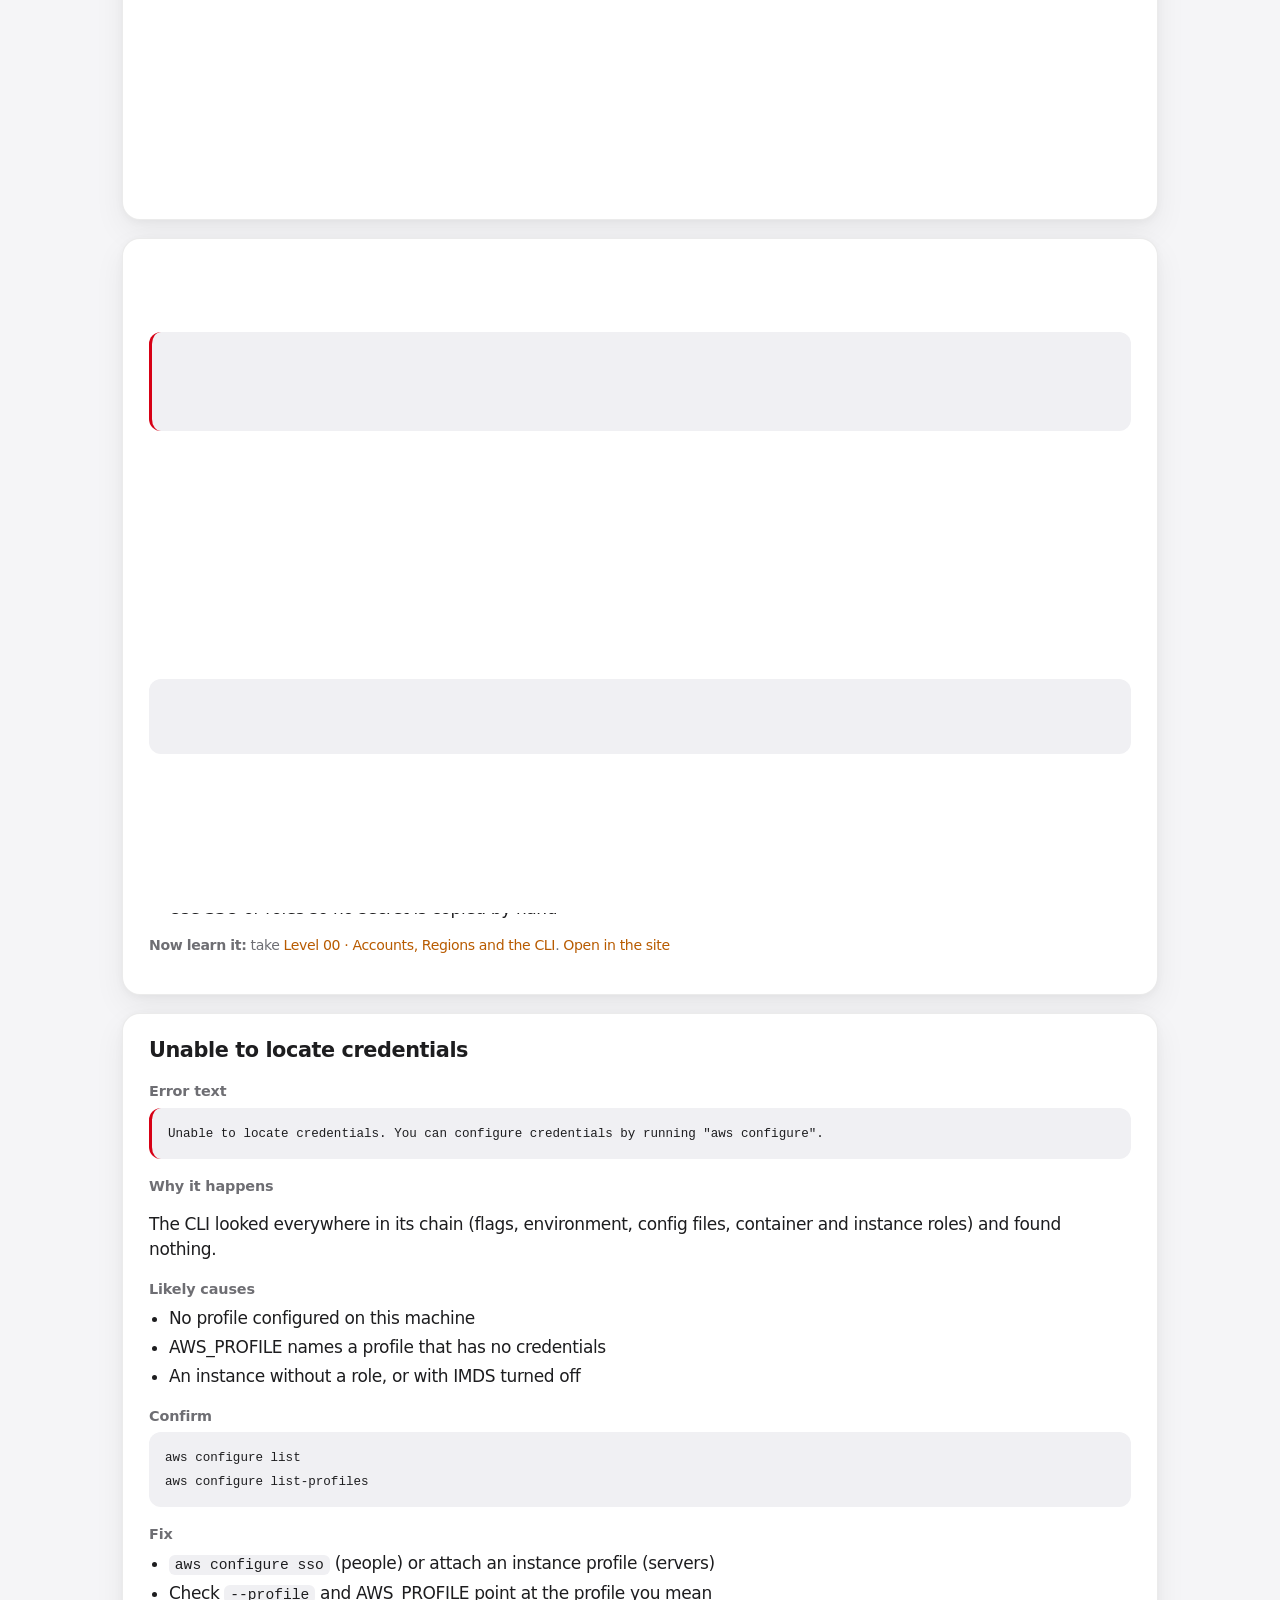
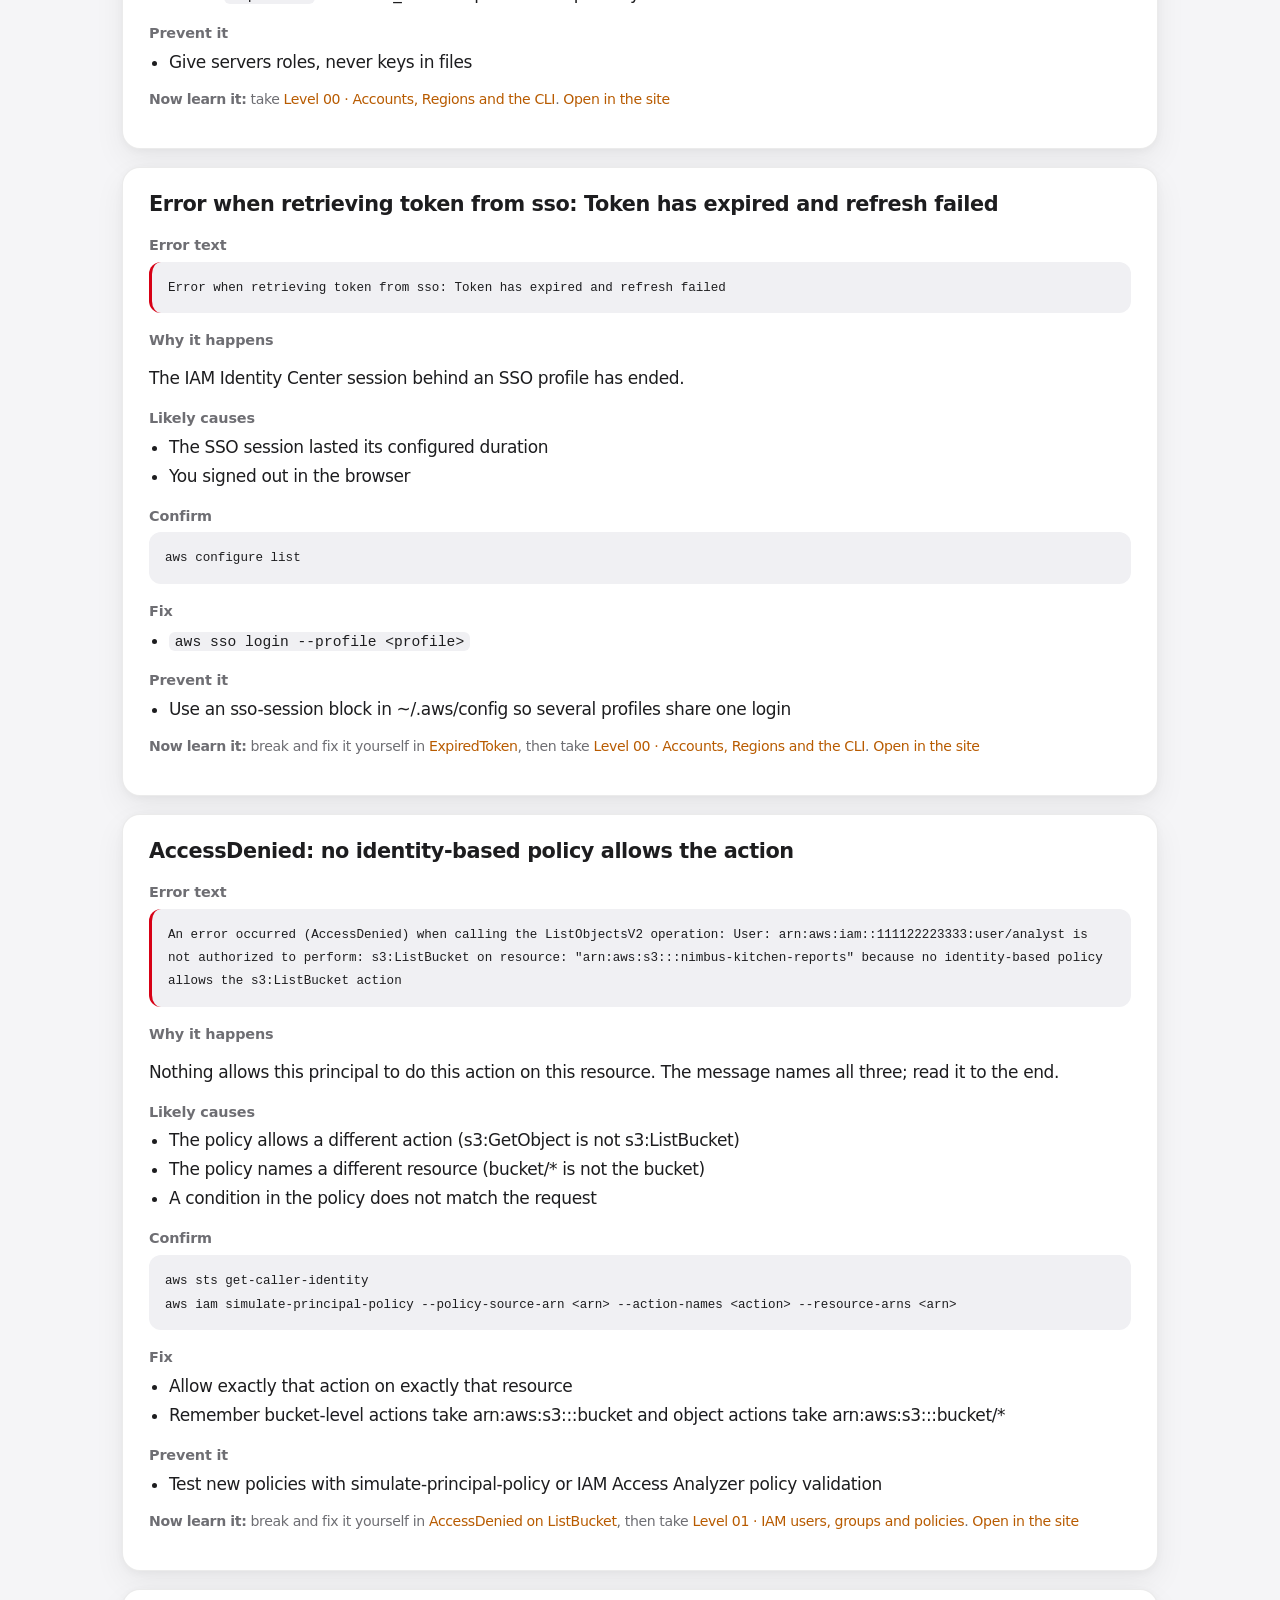
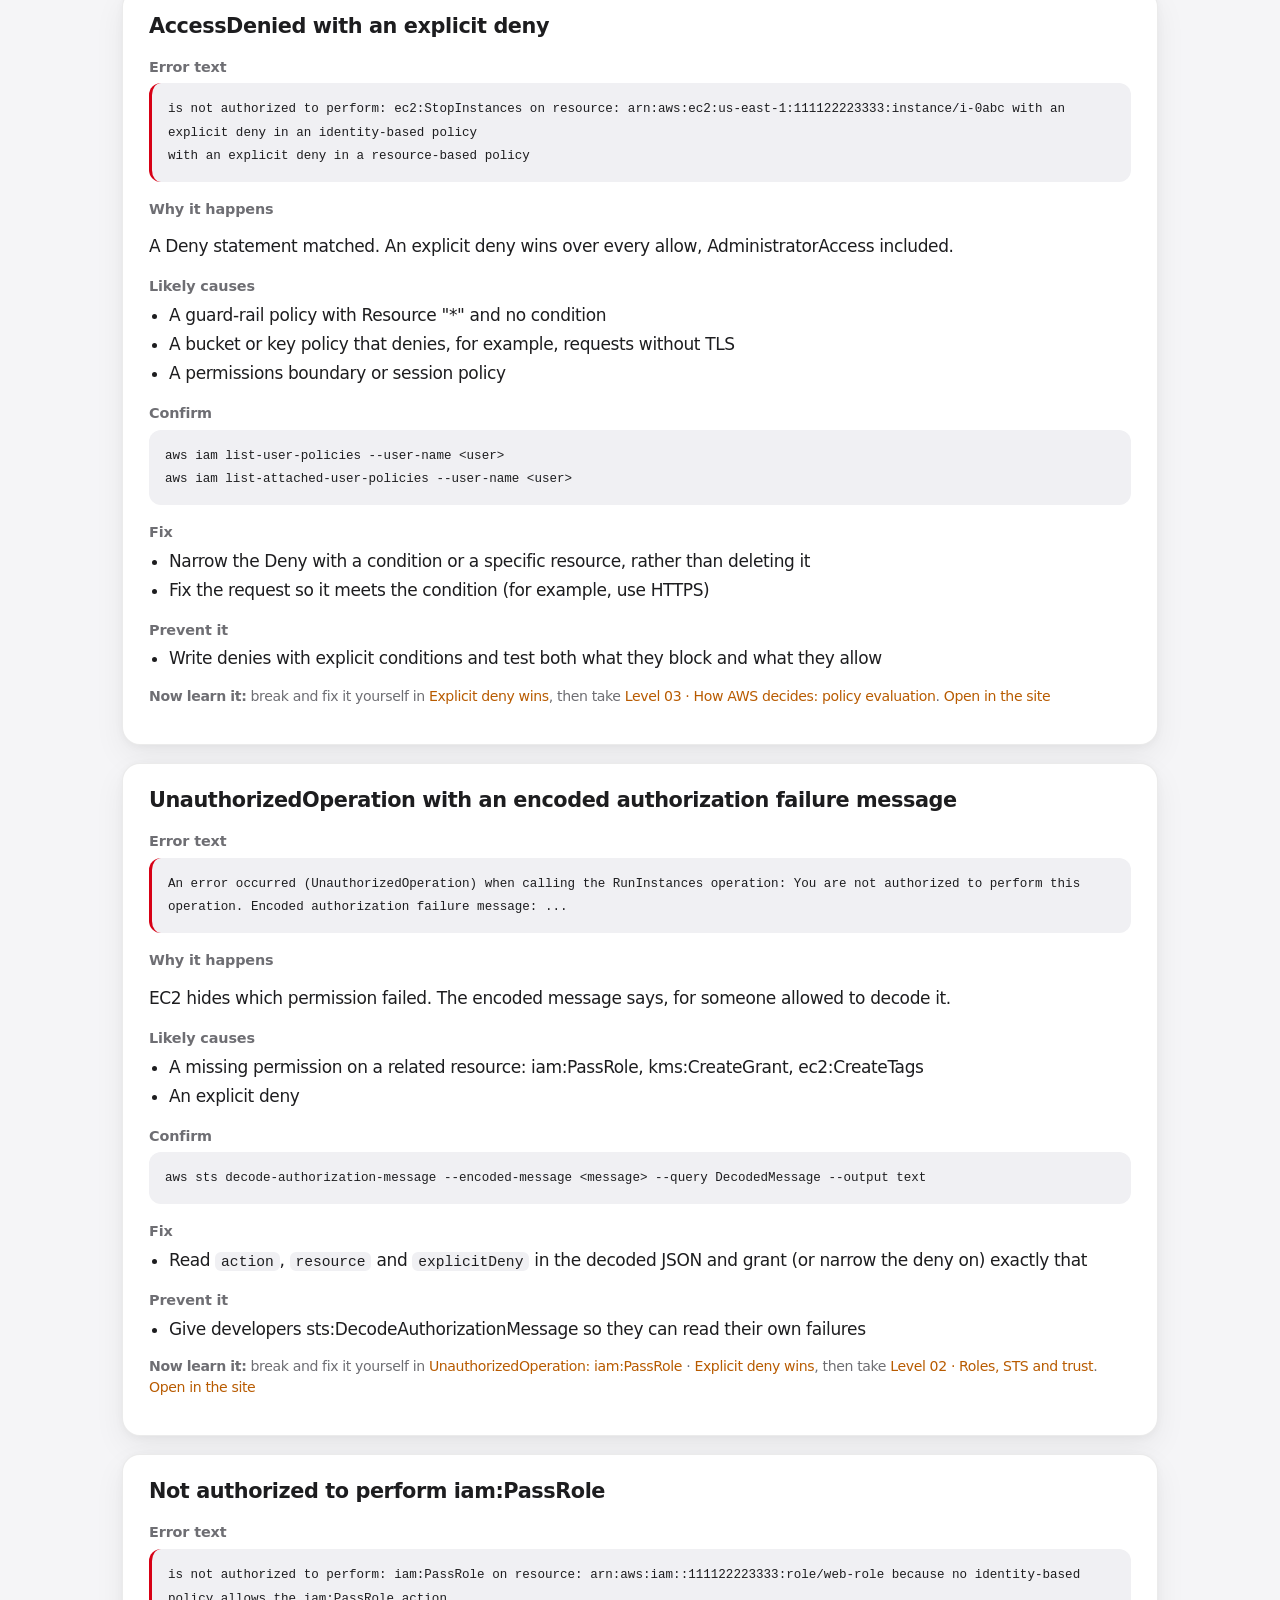
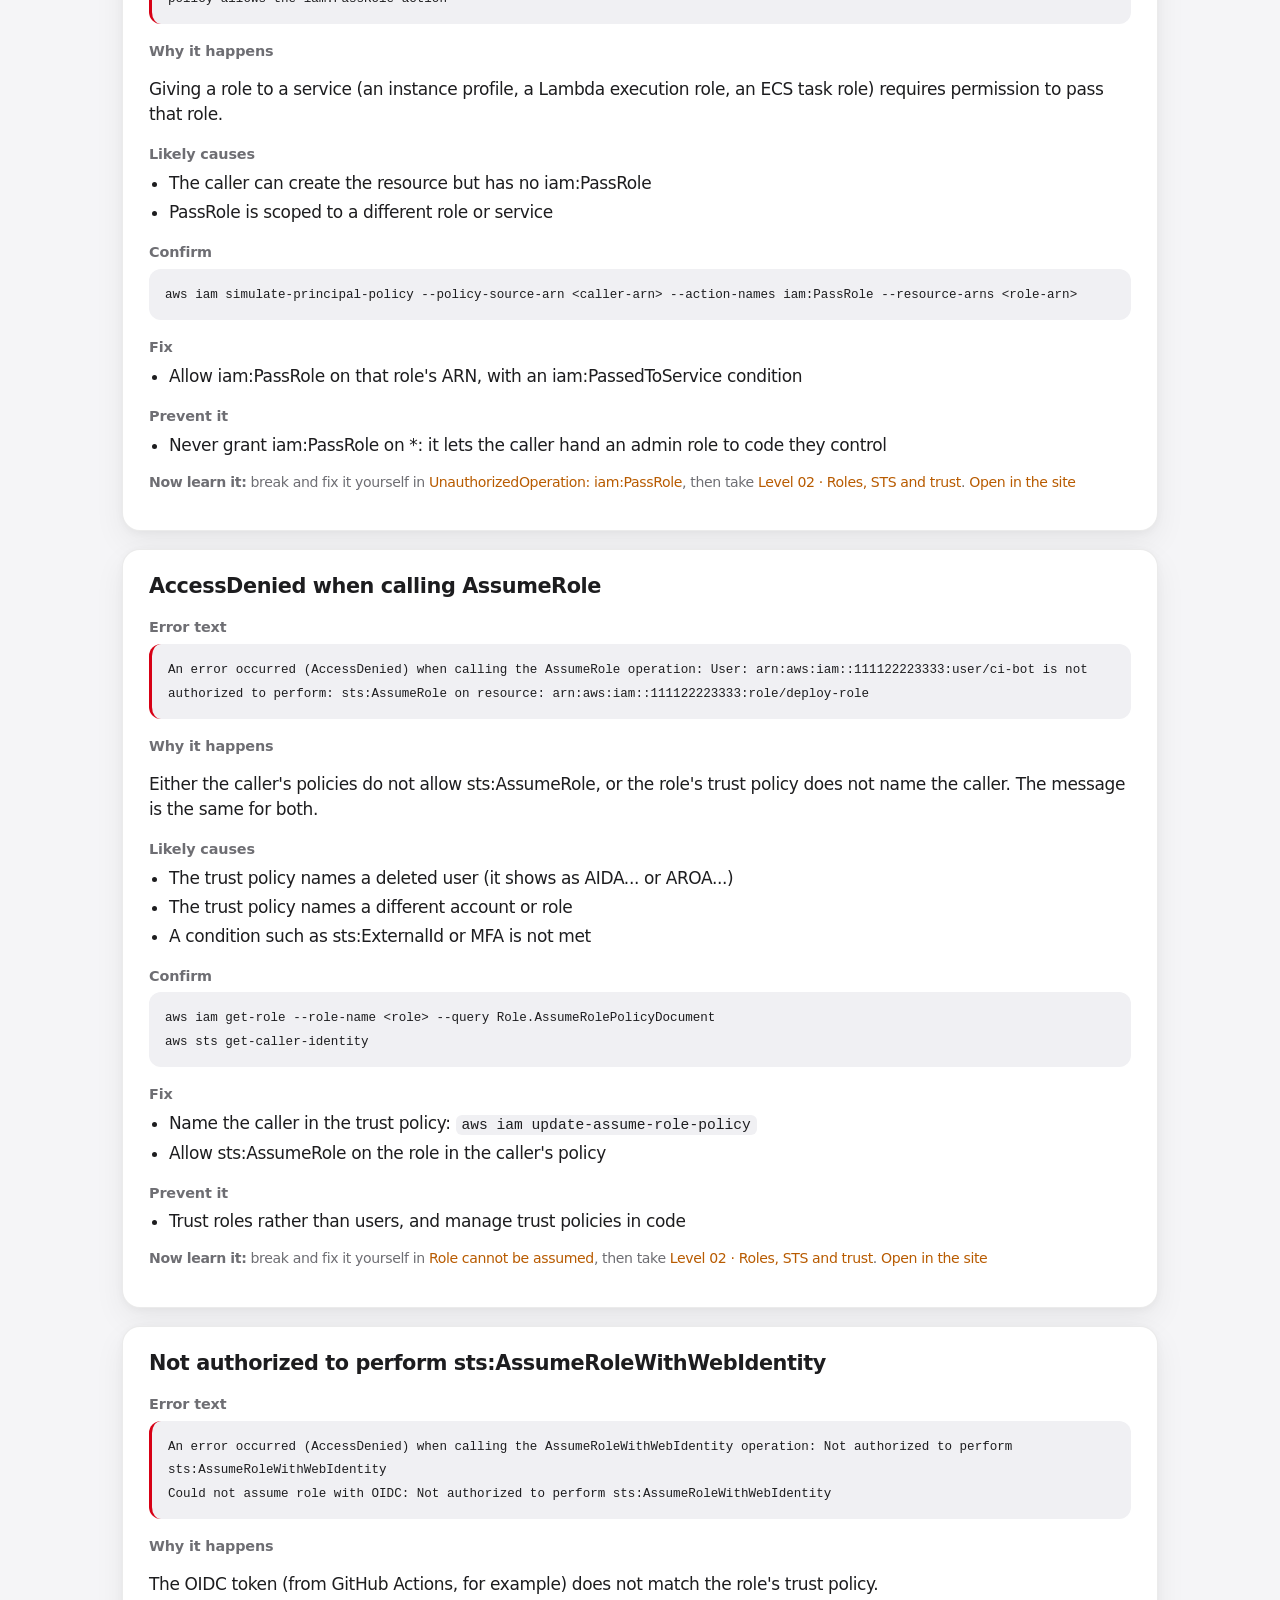
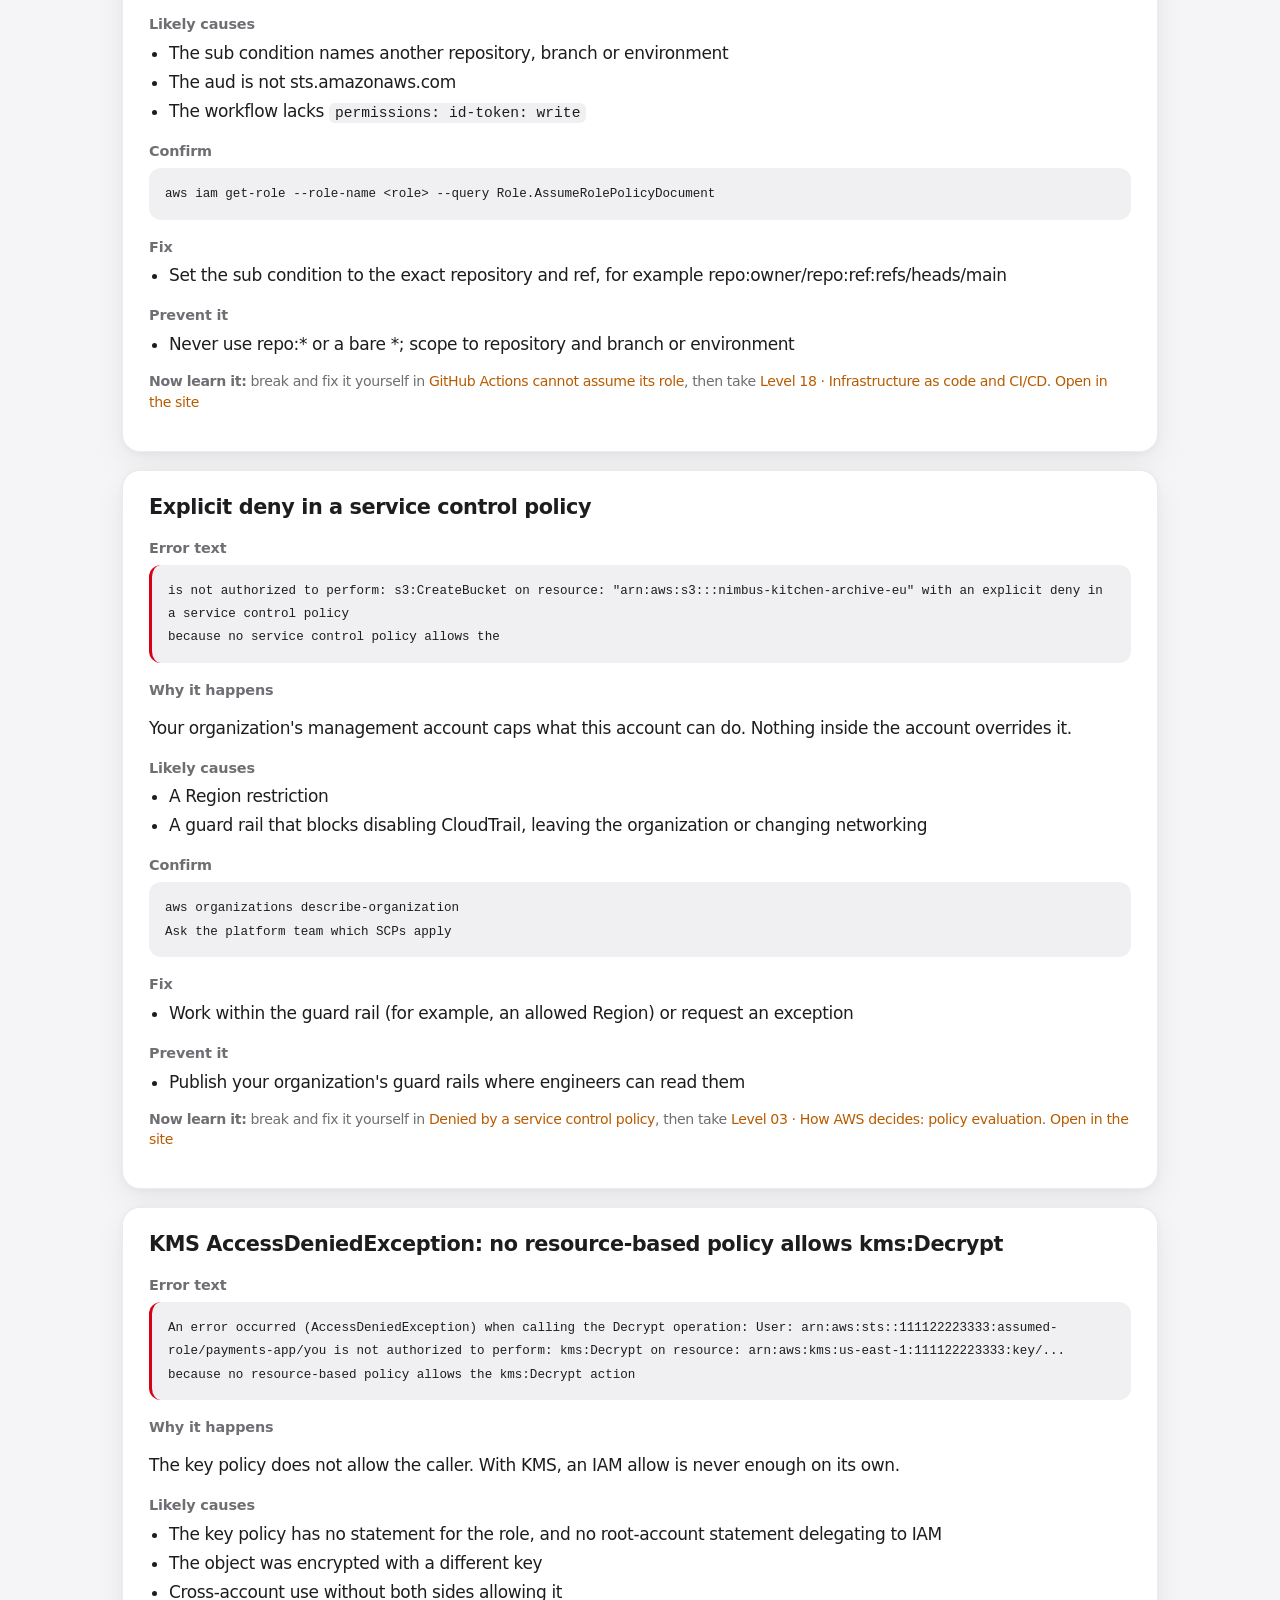
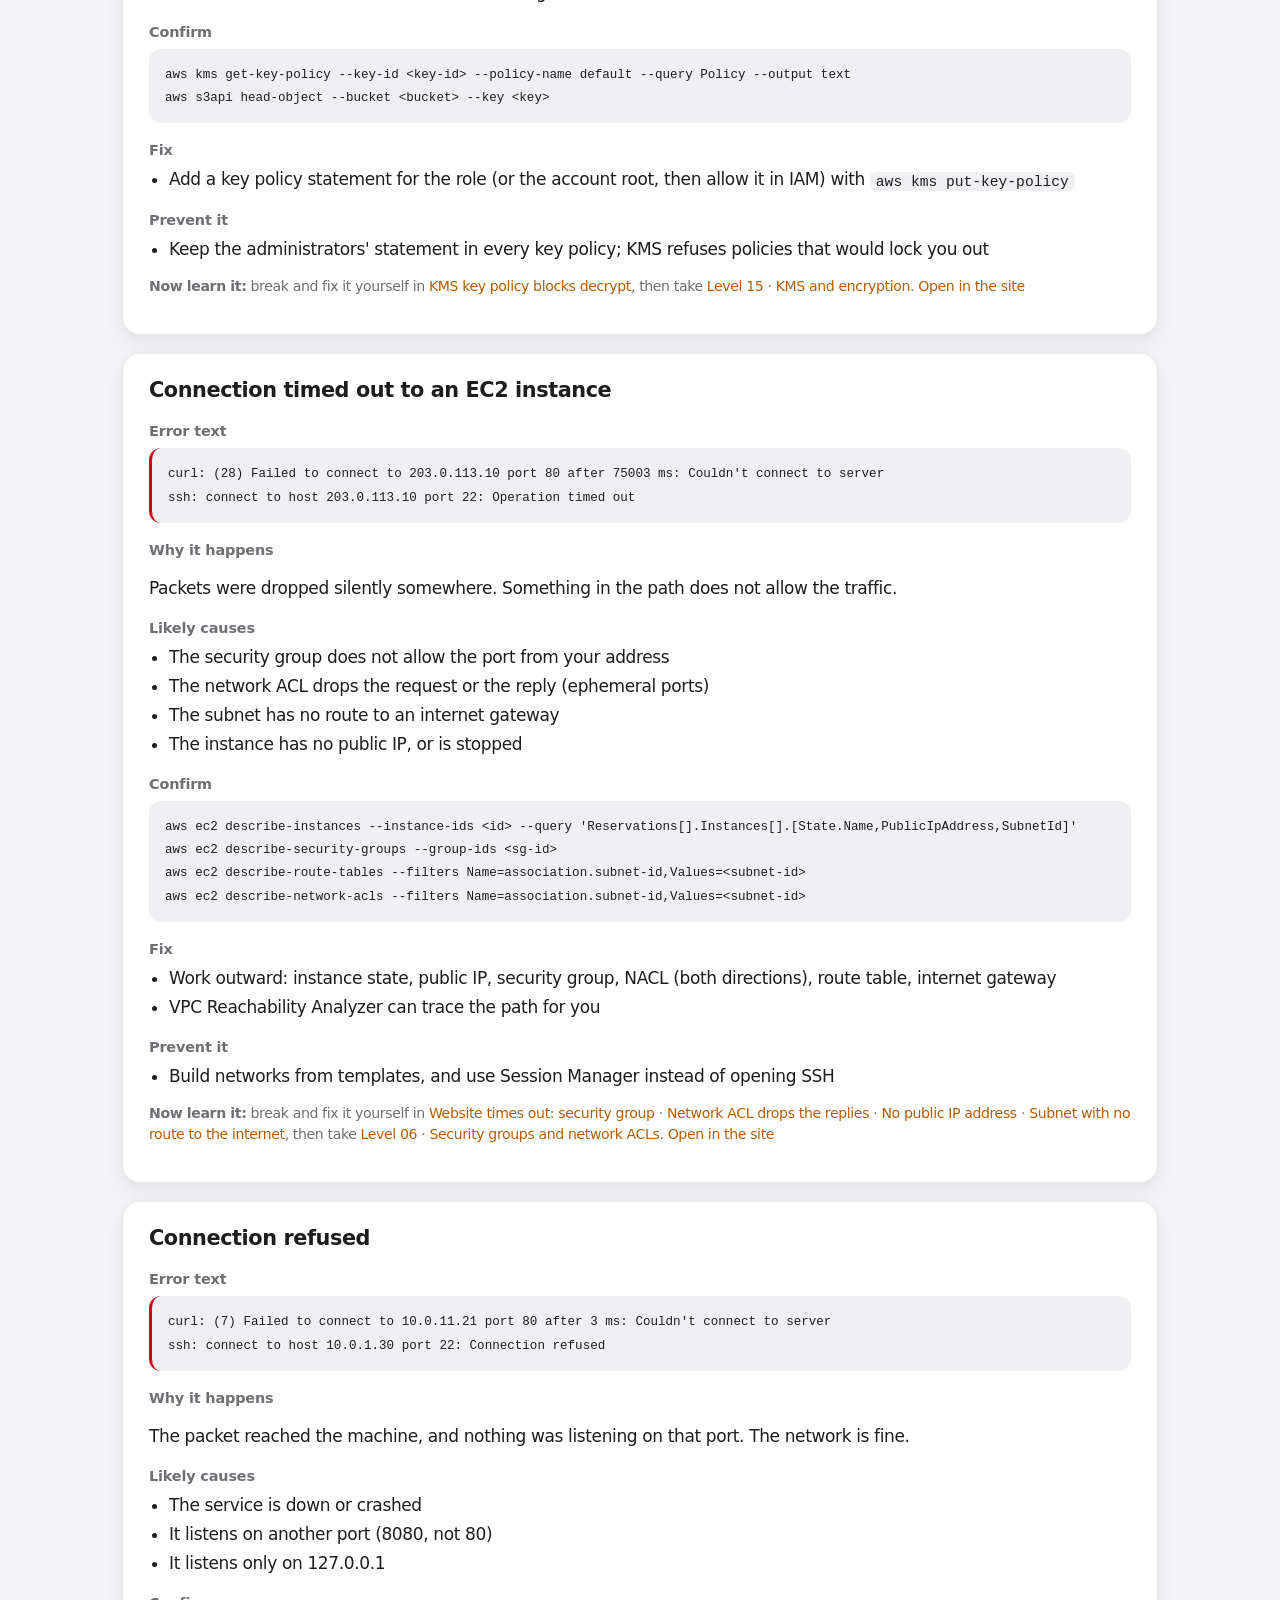
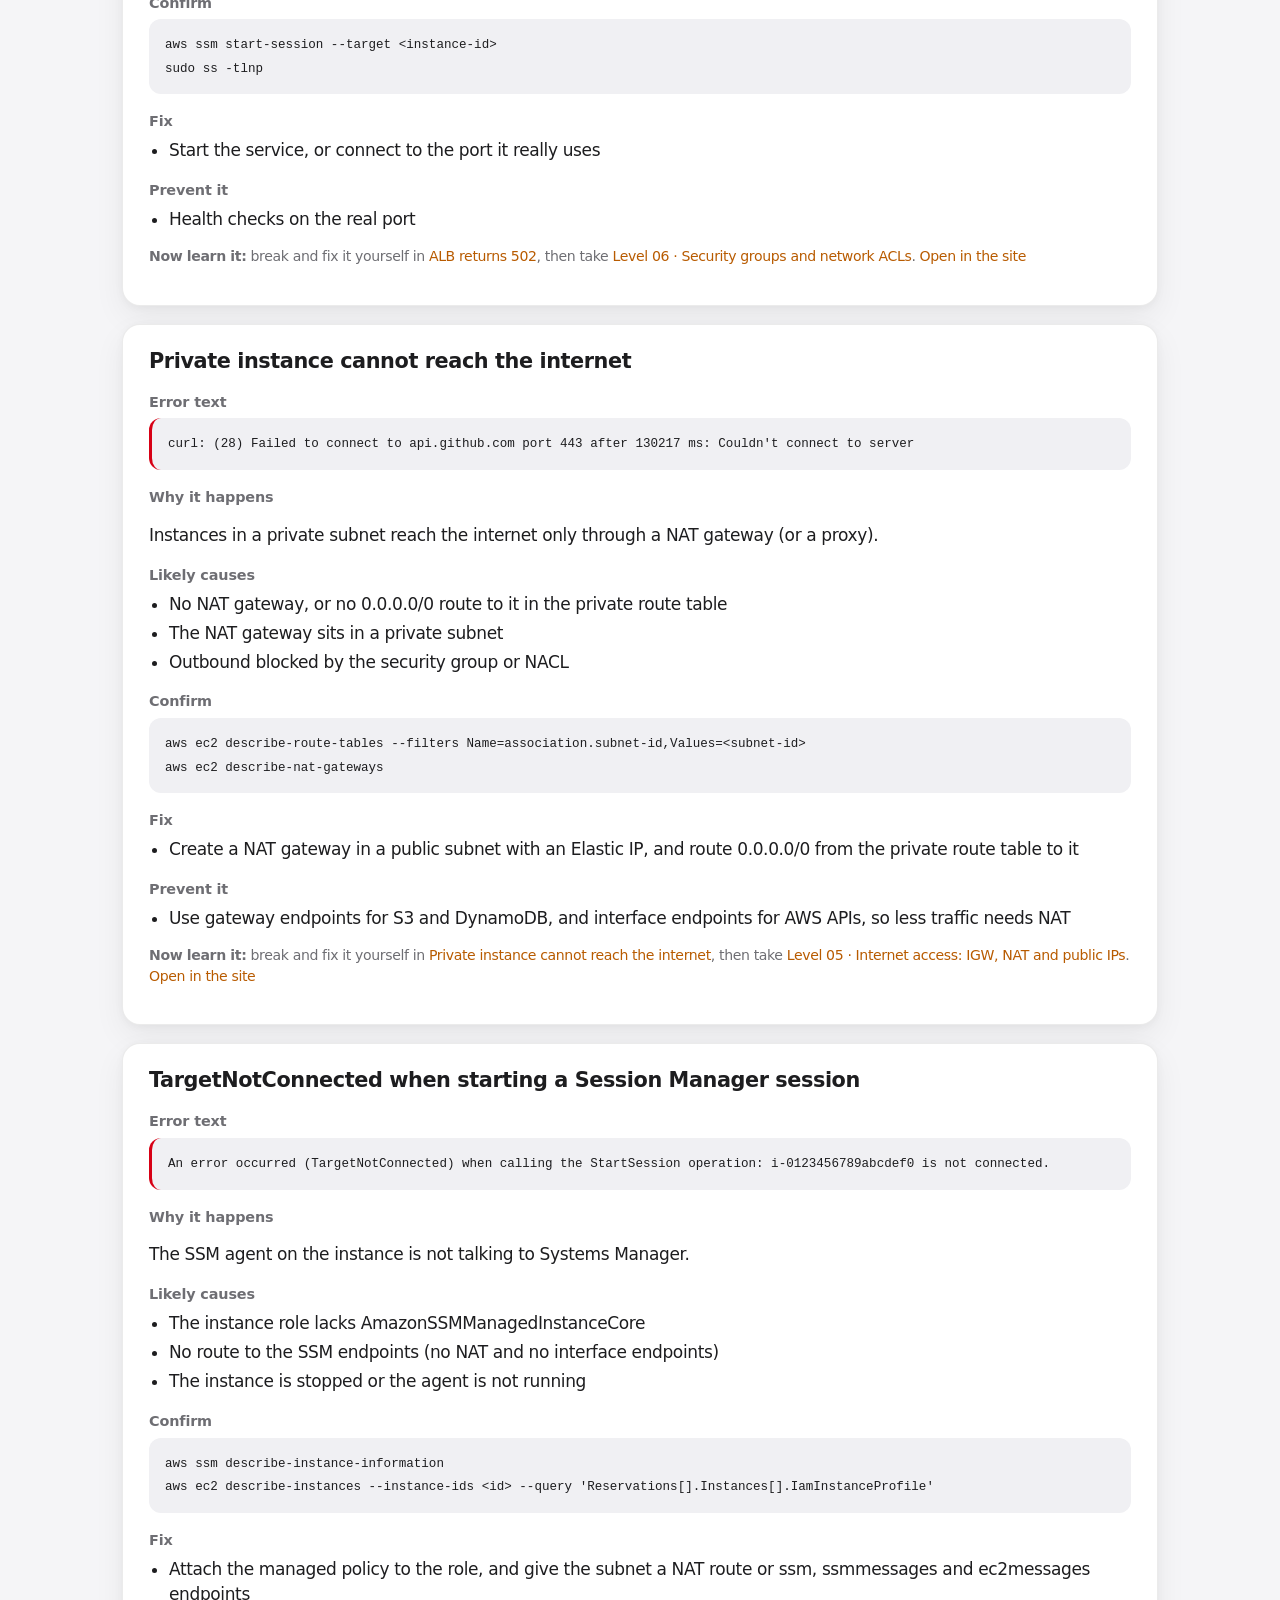
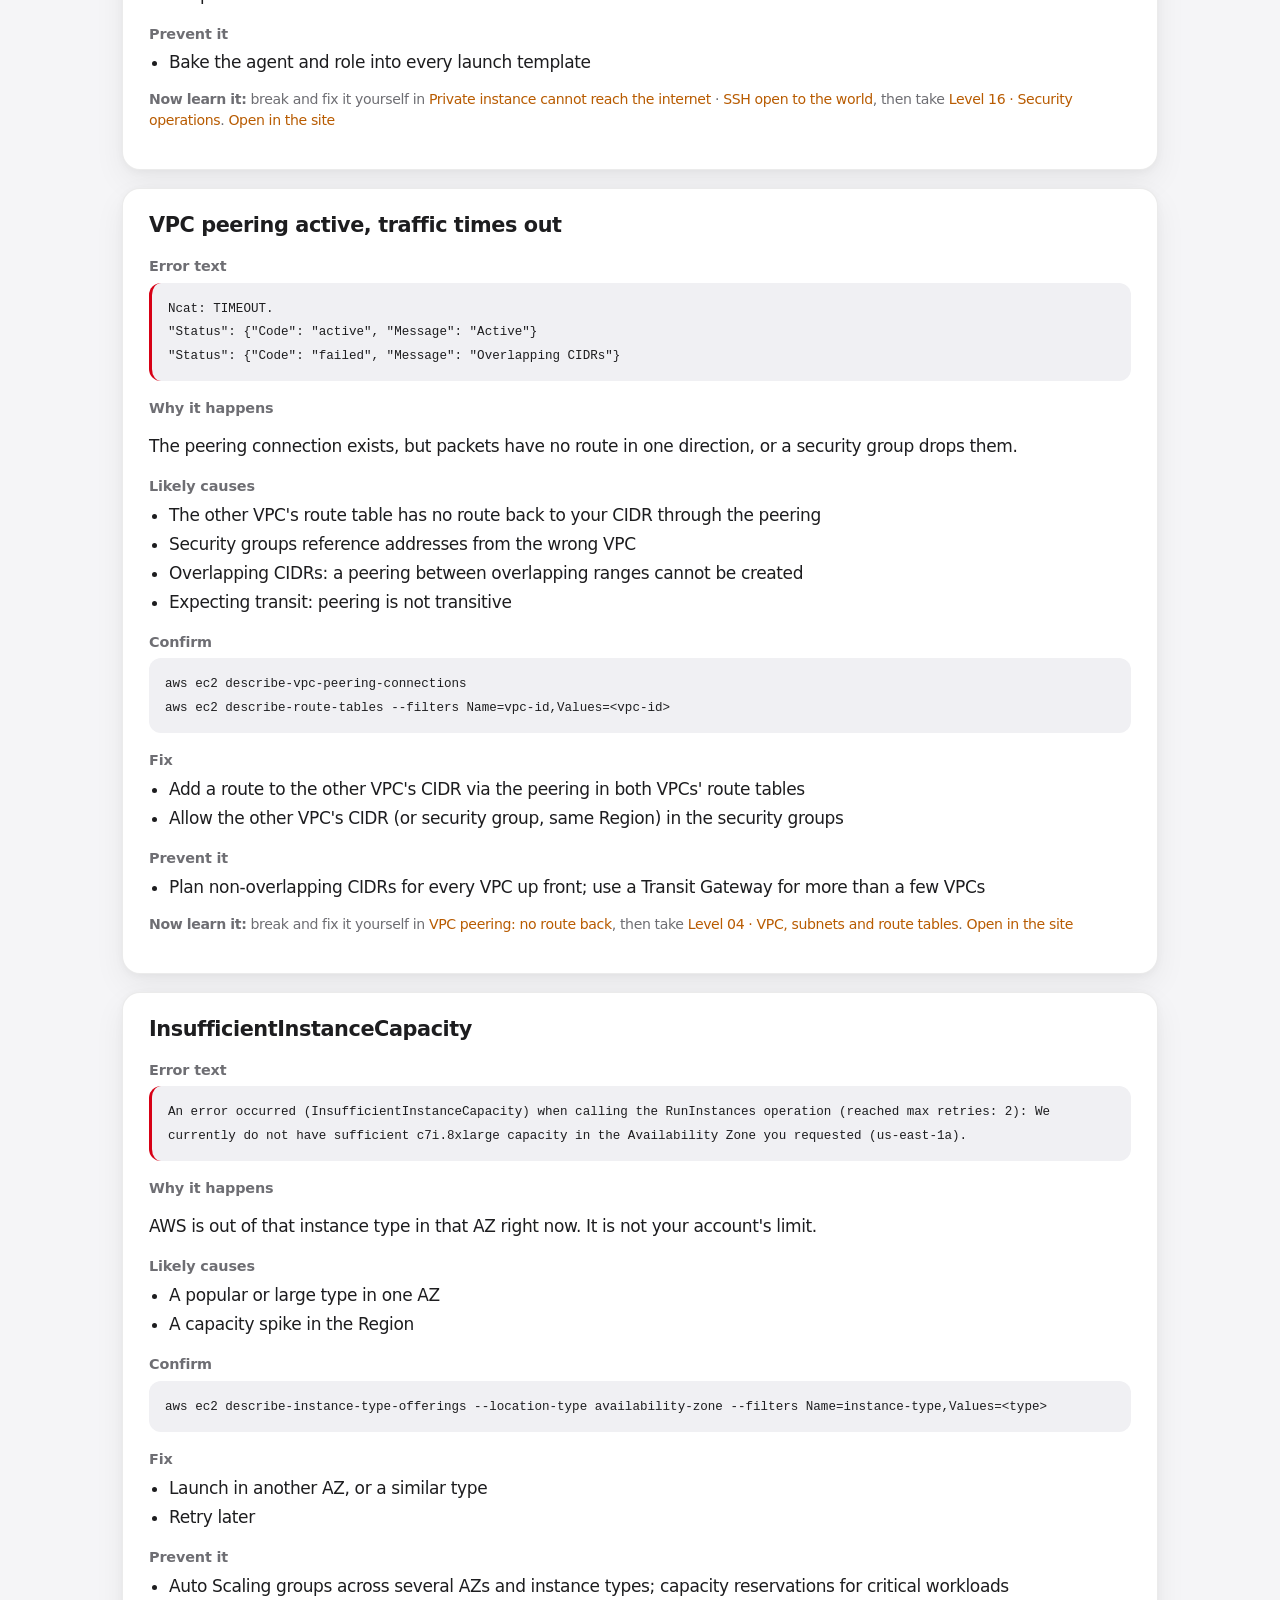
<file: site/problems.html>
<!doctype html>
<html lang="en">
<head>
  <meta charset="utf-8">
  <meta name="viewport" content="width=device-width, initial-scale=1">
  <meta http-equiv="Content-Security-Policy" content="default-src 'self'; script-src 'self'; style-src 'self'; img-src 'self' data:; connect-src 'none'; base-uri 'none'; form-action 'none'">
  <title>Common AWS errors and how to fix them · AWS · DevOps Nimbus</title>
  <meta name="description" content="What common AWS errors mean and how to fix them: AccessDenied, ExpiredToken, UnauthorizedOperation, iam:PassRole, connection timeouts, ALB 502/503/504, NoSuchBucket, KMS AccessDeniedException, Lambda timeouts and more.">
  <meta property="og:type" content="article">
  <meta property="og:title" content="Common AWS errors and how to fix them">
  <meta property="og:description" content="Each AWS error with its exact text, cause, how to confirm, the fix and how to prevent it.">
  <meta property="og:url" content="https://sandeepkomal.github.io/AWS/problems.html">
  <link rel="canonical" href="https://sandeepkomal.github.io/AWS/problems.html">
  <link rel="stylesheet" href="style.css">
  <link rel="icon" href="favicon.svg" type="image/svg+xml">
</head>
<body>
<main class="wrap problems">
<p class="eyebrow"><a href="index.html">DevOps Nimbus · AWS</a></p>
<h1>Common AWS errors and how to fix them</h1>
<p class="lede">53 problems, each with the exact error text, why it happens, the likely causes, how to confirm, the fix and how to prevent it. Then learn it for good: break and fix each one yourself in the <a href="index.html#pg-title">browser playground</a>. To search by pasting an error, use the <a href="index.html#doctor">interactive version</a>.</p>
<nav class="card problems-index" aria-label="Problems">
<h2>Credentials and identity</h2>
<ul><li><a href="#expired-token">ExpiredToken: the security token included in the request is expired</a></li><li><a href="#invalid-client-token-id">InvalidClientTokenId: the security token included in the request is invalid</a></li><li><a href="#signature-mismatch">SignatureDoesNotMatch</a></li><li><a href="#unable-to-locate-credentials">Unable to locate credentials</a></li><li><a href="#sso-token-expired">Error when retrieving token from sso: Token has expired and refresh failed</a></li></ul>
<h2>Permissions</h2>
<ul><li><a href="#access-denied-identity">AccessDenied: no identity-based policy allows the action</a></li><li><a href="#access-denied-explicit">AccessDenied with an explicit deny</a></li><li><a href="#unauthorized-operation-encoded">UnauthorizedOperation with an encoded authorization failure message</a></li><li><a href="#passrole">Not authorized to perform iam:PassRole</a></li><li><a href="#assume-role-denied">AccessDenied when calling AssumeRole</a></li><li><a href="#web-identity-denied">Not authorized to perform sts:AssumeRoleWithWebIdentity</a></li><li><a href="#scp-denied">Explicit deny in a service control policy</a></li><li><a href="#kms-access-denied">KMS AccessDeniedException: no resource-based policy allows kms:Decrypt</a></li></ul>
<h2>Networking</h2>
<ul><li><a href="#connection-timed-out">Connection timed out to an EC2 instance</a></li><li><a href="#connection-refused">Connection refused</a></li><li><a href="#nat-no-internet">Private instance cannot reach the internet</a></li><li><a href="#ssm-not-connected">TargetNotConnected when starting a Session Manager session</a></li><li><a href="#peering-no-route">VPC peering active, traffic times out</a></li></ul>
<h2>EC2 and Auto Scaling</h2>
<ul><li><a href="#insufficient-capacity">InsufficientInstanceCapacity</a></li><li><a href="#vcpu-limit">VcpuLimitExceeded</a></li><li><a href="#status-check-failed">Status check failed (1/2 or 0/2 checks passed)</a></li><li><a href="#asg-not-scaling">Auto Scaling group does not scale</a></li><li><a href="#incorrect-instance-state">IncorrectInstanceState</a></li></ul>
<h2>S3</h2>
<ul><li><a href="#no-such-bucket">NoSuchBucket: the specified bucket does not exist</a></li><li><a href="#bucket-already-exists">BucketAlreadyExists</a></li><li><a href="#s3-403-forbidden">403 Forbidden on HeadObject or GetObject</a></li><li><a href="#illegal-location-constraint">IllegalLocationConstraintException</a></li><li><a href="#no-such-key">NoSuchKey, or an object that vanished</a></li><li><a href="#s3-cors">Blocked by CORS policy: No 'Access-Control-Allow-Origin' header</a></li></ul>
<h2>Containers and Kubernetes</h2>
<ul><li><a href="#ecs-network-pull">ECS ResourceInitializationError: unable to pull secrets or registry auth</a></li><li><a href="#ecs-exec-role">ECS: execution role is not authorized to perform ecr:GetAuthorizationToken</a></li><li><a href="#eks-unauthorized">kubectl: error: You must be logged in to the server (Unauthorized)</a></li><li><a href="#eks-forbidden">kubectl: Error from server (Forbidden)</a></li></ul>
<h2>CloudFront and certificates</h2>
<ul><li><a href="#cloudfront-invalid-cert">InvalidViewerCertificate: certificate isn't in us-east-1</a></li><li><a href="#acm-pending-validation">ACM certificate stuck in PENDING_VALIDATION</a></li><li><a href="#cloudfront-stale">CloudFront still serves the old version</a></li><li><a href="#cloudfront-tls-mismatch">SSL: no alternative certificate subject name matches target host name</a></li></ul>
<h2>Load balancing and DNS</h2>
<ul><li><a href="#elb-502">502 Bad Gateway from a load balancer</a></li><li><a href="#elb-503">503 Service Temporarily Unavailable from a load balancer</a></li><li><a href="#elb-504">504 Gateway Time-out from a load balancer</a></li><li><a href="#target-unhealthy">Targets unhealthy: health checks failed</a></li><li><a href="#dns-servfail">Domain does not resolve: SERVFAIL</a></li><li><a href="#dns-old-address">Route 53 record points at the wrong place</a></li></ul>
<h2>Databases and serverless</h2>
<ul><li><a href="#rds-timeout">Connection timed out to RDS</a></li><li><a href="#rds-refused">Connection refused to RDS</a></li><li><a href="#rds-storage-full">RDS storage-full, No space left on device</a></li><li><a href="#lambda-timeout">Lambda: Task timed out after 3.00 seconds</a></li><li><a href="#lambda-throttled">Lambda: TooManyRequestsException, Rate Exceeded</a></li></ul>
<h2>Data services and messaging</h2>
<ul><li><a href="#dynamodb-throughput">ProvisionedThroughputExceededException</a></li><li><a href="#sqs-duplicates">SQS messages processed more than once</a></li><li><a href="#secret-rotation-auth">Database login fails after secret rotation</a></li><li><a href="#secrets-access-denied">AccessDeniedException on secretsmanager:GetSecretValue</a></li></ul>
<h2>Throttling and limits</h2>
<ul><li><a href="#throttling">ThrottlingException: Rate exceeded</a></li></ul>
</nav>
<section class="card problem" id="expired-token">
<h3>ExpiredToken: the security token included in the request is expired</h3>
<h4>Error text</h4>
<pre class="error-text"><code>An error occurred (ExpiredToken) when calling the GetCallerIdentity operation: The security token included in the request is expired</code></pre>
<h4>Why it happens</h4>
<p>The temporary credentials the CLI sent (from assume-role, SSO or an instance role) have passed their expiry time.</p>
<h4>Likely causes</h4>
<ul><li>Old AWS_ACCESS_KEY_ID, AWS_SECRET_ACCESS_KEY and AWS_SESSION_TOKEN left in the environment</li><li>An SSO session that has run out</li><li>A long job outliving a one-hour role session</li></ul>
<h4>Confirm</h4>
<pre><code>aws configure list
env | grep AWS_</code></pre>
<h4>Fix</h4>
<ul><li>Unset the stale variables: <code>unset AWS_ACCESS_KEY_ID AWS_SECRET_ACCESS_KEY AWS_SESSION_TOKEN</code></li><li>Sign in again: <code>aws sso login --profile &lt;profile&gt;</code></li><li>For long jobs, let the SDK refresh credentials from a profile or role instead of pasting them</li></ul>
<h4>Prevent it</h4>
<ul><li>Use profiles with SSO or role_arn, not pasted session variables</li><li>Raise the role's MaxSessionDuration if jobs legitimately run longer</li></ul>
<p class="note"><strong>Now learn it:</strong> break and fix it yourself in <a href="index.html#play/expired">ExpiredToken</a>, then take <a href="index.html#level-00">Level 00 · Accounts, Regions and the CLI</a>. <a href="index.html#fix/expired-token">Open in the site</a></p>
</section>
<section class="card problem" id="invalid-client-token-id">
<h3>InvalidClientTokenId: the security token included in the request is invalid</h3>
<h4>Error text</h4>
<pre class="error-text"><code>An error occurred (InvalidClientTokenId) when calling the GetCallerIdentity operation: The security token included in the request is invalid.
An error occurred (InvalidAccessKeyId) when calling the ListBuckets operation: The AWS Access Key Id you provided does not exist in our records.</code></pre>
<h4>Why it happens</h4>
<p>AWS does not recognise the access key ID: it was deleted, deactivated, mistyped, or is a session key sent without its session token.</p>
<h4>Likely causes</h4>
<ul><li>The key was deleted or set Inactive</li><li>A session key (ASIA...) without AWS_SESSION_TOKEN</li><li>Calling an opt-in Region that is not enabled for the account</li></ul>
<h4>Confirm</h4>
<pre><code>aws configure list
aws iam list-access-keys --user-name &lt;user&gt;</code></pre>
<h4>Fix</h4>
<ul><li>Use a profile with valid credentials (<code>--profile</code>), or create a new key for the user</li><li>Set AWS_SESSION_TOKEN alongside session keys</li></ul>
<h4>Prevent it</h4>
<ul><li>Prefer roles and SSO to long-lived access keys</li></ul>
<p class="note"><strong>Now learn it:</strong> break and fix it yourself in <a href="index.html#play/rootkeys">Root user access keys</a>, then take <a href="index.html#level-00">Level 00 · Accounts, Regions and the CLI</a>. <a href="index.html#fix/invalid-client-token-id">Open in the site</a></p>
</section>
<section class="card problem" id="signature-mismatch">
<h3>SignatureDoesNotMatch</h3>
<h4>Error text</h4>
<pre class="error-text"><code>An error occurred (SignatureDoesNotMatch) when calling the GetCallerIdentity operation: The request signature we calculated does not match the signature you provided. Check your AWS Secret Access Key and signing method. Consult the service documentation for details.</code></pre>
<h4>Why it happens</h4>
<p>The access key ID exists, but the request was signed with a different secret, or the clock is wrong.</p>
<h4>Likely causes</h4>
<ul><li>A secret access key copied with a missing or extra character</li><li>The secret of a different key paired with this key ID</li><li>The machine's clock is off by more than five minutes</li></ul>
<h4>Confirm</h4>
<pre><code>aws configure list
date -u</code></pre>
<h4>Fix</h4>
<ul><li>Re-enter the secret with <code>aws configure set aws_secret_access_key ...</code> or create a new key pair</li><li>Sync the clock (NTP)</li></ul>
<h4>Prevent it</h4>
<ul><li>Use SSO or roles so no secret is copied by hand</li></ul>
<p class="note"><strong>Now learn it:</strong> take <a href="index.html#level-00">Level 00 · Accounts, Regions and the CLI</a>. <a href="index.html#fix/signature-mismatch">Open in the site</a></p>
</section>
<section class="card problem" id="unable-to-locate-credentials">
<h3>Unable to locate credentials</h3>
<h4>Error text</h4>
<pre class="error-text"><code>Unable to locate credentials. You can configure credentials by running &quot;aws configure&quot;.</code></pre>
<h4>Why it happens</h4>
<p>The CLI looked everywhere in its chain (flags, environment, config files, container and instance roles) and found nothing.</p>
<h4>Likely causes</h4>
<ul><li>No profile configured on this machine</li><li>AWS_PROFILE names a profile that has no credentials</li><li>An instance without a role, or with IMDS turned off</li></ul>
<h4>Confirm</h4>
<pre><code>aws configure list
aws configure list-profiles</code></pre>
<h4>Fix</h4>
<ul><li><code>aws configure sso</code> (people) or attach an instance profile (servers)</li><li>Check <code>--profile</code> and AWS_PROFILE point at the profile you mean</li></ul>
<h4>Prevent it</h4>
<ul><li>Give servers roles, never keys in files</li></ul>
<p class="note"><strong>Now learn it:</strong> take <a href="index.html#level-00">Level 00 · Accounts, Regions and the CLI</a>. <a href="index.html#fix/unable-to-locate-credentials">Open in the site</a></p>
</section>
<section class="card problem" id="sso-token-expired">
<h3>Error when retrieving token from sso: Token has expired and refresh failed</h3>
<h4>Error text</h4>
<pre class="error-text"><code>Error when retrieving token from sso: Token has expired and refresh failed</code></pre>
<h4>Why it happens</h4>
<p>The IAM Identity Center session behind an SSO profile has ended.</p>
<h4>Likely causes</h4>
<ul><li>The SSO session lasted its configured duration</li><li>You signed out in the browser</li></ul>
<h4>Confirm</h4>
<pre><code>aws configure list</code></pre>
<h4>Fix</h4>
<ul><li><code>aws sso login --profile &lt;profile&gt;</code></li></ul>
<h4>Prevent it</h4>
<ul><li>Use an sso-session block in ~/.aws/config so several profiles share one login</li></ul>
<p class="note"><strong>Now learn it:</strong> break and fix it yourself in <a href="index.html#play/expired">ExpiredToken</a>, then take <a href="index.html#level-00">Level 00 · Accounts, Regions and the CLI</a>. <a href="index.html#fix/sso-token-expired">Open in the site</a></p>
</section>
<section class="card problem" id="access-denied-identity">
<h3>AccessDenied: no identity-based policy allows the action</h3>
<h4>Error text</h4>
<pre class="error-text"><code>An error occurred (AccessDenied) when calling the ListObjectsV2 operation: User: arn:aws:iam::111122223333:user/analyst is not authorized to perform: s3:ListBucket on resource: &quot;arn:aws:s3:::nimbus-kitchen-reports&quot; because no identity-based policy allows the s3:ListBucket action</code></pre>
<h4>Why it happens</h4>
<p>Nothing allows this principal to do this action on this resource. The message names all three; read it to the end.</p>
<h4>Likely causes</h4>
<ul><li>The policy allows a different action (s3:GetObject is not s3:ListBucket)</li><li>The policy names a different resource (bucket/* is not the bucket)</li><li>A condition in the policy does not match the request</li></ul>
<h4>Confirm</h4>
<pre><code>aws sts get-caller-identity
aws iam simulate-principal-policy --policy-source-arn &lt;arn&gt; --action-names &lt;action&gt; --resource-arns &lt;arn&gt;</code></pre>
<h4>Fix</h4>
<ul><li>Allow exactly that action on exactly that resource</li><li>Remember bucket-level actions take arn:aws:s3:::bucket and object actions take arn:aws:s3:::bucket/*</li></ul>
<h4>Prevent it</h4>
<ul><li>Test new policies with simulate-principal-policy or IAM Access Analyzer policy validation</li></ul>
<p class="note"><strong>Now learn it:</strong> break and fix it yourself in <a href="index.html#play/s3list">AccessDenied on ListBucket</a>, then take <a href="index.html#level-01">Level 01 · IAM users, groups and policies</a>. <a href="index.html#fix/access-denied-identity">Open in the site</a></p>
</section>
<section class="card problem" id="access-denied-explicit">
<h3>AccessDenied with an explicit deny</h3>
<h4>Error text</h4>
<pre class="error-text"><code>is not authorized to perform: ec2:StopInstances on resource: arn:aws:ec2:us-east-1:111122223333:instance/i-0abc with an explicit deny in an identity-based policy
with an explicit deny in a resource-based policy</code></pre>
<h4>Why it happens</h4>
<p>A Deny statement matched. An explicit deny wins over every allow, AdministratorAccess included.</p>
<h4>Likely causes</h4>
<ul><li>A guard-rail policy with Resource &quot;*&quot; and no condition</li><li>A bucket or key policy that denies, for example, requests without TLS</li><li>A permissions boundary or session policy</li></ul>
<h4>Confirm</h4>
<pre><code>aws iam list-user-policies --user-name &lt;user&gt;
aws iam list-attached-user-policies --user-name &lt;user&gt;</code></pre>
<h4>Fix</h4>
<ul><li>Narrow the Deny with a condition or a specific resource, rather than deleting it</li><li>Fix the request so it meets the condition (for example, use HTTPS)</li></ul>
<h4>Prevent it</h4>
<ul><li>Write denies with explicit conditions and test both what they block and what they allow</li></ul>
<p class="note"><strong>Now learn it:</strong> break and fix it yourself in <a href="index.html#play/explicitdeny">Explicit deny wins</a>, then take <a href="index.html#level-03">Level 03 · How AWS decides: policy evaluation</a>. <a href="index.html#fix/access-denied-explicit">Open in the site</a></p>
</section>
<section class="card problem" id="unauthorized-operation-encoded">
<h3>UnauthorizedOperation with an encoded authorization failure message</h3>
<h4>Error text</h4>
<pre class="error-text"><code>An error occurred (UnauthorizedOperation) when calling the RunInstances operation: You are not authorized to perform this operation. Encoded authorization failure message: ...</code></pre>
<h4>Why it happens</h4>
<p>EC2 hides which permission failed. The encoded message says, for someone allowed to decode it.</p>
<h4>Likely causes</h4>
<ul><li>A missing permission on a related resource: iam:PassRole, kms:CreateGrant, ec2:CreateTags</li><li>An explicit deny</li></ul>
<h4>Confirm</h4>
<pre><code>aws sts decode-authorization-message --encoded-message &lt;message&gt; --query DecodedMessage --output text</code></pre>
<h4>Fix</h4>
<ul><li>Read <code>action</code>, <code>resource</code> and <code>explicitDeny</code> in the decoded JSON and grant (or narrow the deny on) exactly that</li></ul>
<h4>Prevent it</h4>
<ul><li>Give developers sts:DecodeAuthorizationMessage so they can read their own failures</li></ul>
<p class="note"><strong>Now learn it:</strong> break and fix it yourself in <a href="index.html#play/passrole">UnauthorizedOperation: iam:PassRole</a> · <a href="index.html#play/explicitdeny">Explicit deny wins</a>, then take <a href="index.html#level-02">Level 02 · Roles, STS and trust</a>. <a href="index.html#fix/unauthorized-operation-encoded">Open in the site</a></p>
</section>
<section class="card problem" id="passrole">
<h3>Not authorized to perform iam:PassRole</h3>
<h4>Error text</h4>
<pre class="error-text"><code>is not authorized to perform: iam:PassRole on resource: arn:aws:iam::111122223333:role/web-role because no identity-based policy allows the iam:PassRole action</code></pre>
<h4>Why it happens</h4>
<p>Giving a role to a service (an instance profile, a Lambda execution role, an ECS task role) requires permission to pass that role.</p>
<h4>Likely causes</h4>
<ul><li>The caller can create the resource but has no iam:PassRole</li><li>PassRole is scoped to a different role or service</li></ul>
<h4>Confirm</h4>
<pre><code>aws iam simulate-principal-policy --policy-source-arn &lt;caller-arn&gt; --action-names iam:PassRole --resource-arns &lt;role-arn&gt;</code></pre>
<h4>Fix</h4>
<ul><li>Allow iam:PassRole on that role's ARN, with an iam:PassedToService condition</li></ul>
<h4>Prevent it</h4>
<ul><li>Never grant iam:PassRole on *: it lets the caller hand an admin role to code they control</li></ul>
<p class="note"><strong>Now learn it:</strong> break and fix it yourself in <a href="index.html#play/passrole">UnauthorizedOperation: iam:PassRole</a>, then take <a href="index.html#level-02">Level 02 · Roles, STS and trust</a>. <a href="index.html#fix/passrole">Open in the site</a></p>
</section>
<section class="card problem" id="assume-role-denied">
<h3>AccessDenied when calling AssumeRole</h3>
<h4>Error text</h4>
<pre class="error-text"><code>An error occurred (AccessDenied) when calling the AssumeRole operation: User: arn:aws:iam::111122223333:user/ci-bot is not authorized to perform: sts:AssumeRole on resource: arn:aws:iam::111122223333:role/deploy-role</code></pre>
<h4>Why it happens</h4>
<p>Either the caller's policies do not allow sts:AssumeRole, or the role's trust policy does not name the caller. The message is the same for both.</p>
<h4>Likely causes</h4>
<ul><li>The trust policy names a deleted user (it shows as AIDA... or AROA...)</li><li>The trust policy names a different account or role</li><li>A condition such as sts:ExternalId or MFA is not met</li></ul>
<h4>Confirm</h4>
<pre><code>aws iam get-role --role-name &lt;role&gt; --query Role.AssumeRolePolicyDocument
aws sts get-caller-identity</code></pre>
<h4>Fix</h4>
<ul><li>Name the caller in the trust policy: <code>aws iam update-assume-role-policy</code></li><li>Allow sts:AssumeRole on the role in the caller's policy</li></ul>
<h4>Prevent it</h4>
<ul><li>Trust roles rather than users, and manage trust policies in code</li></ul>
<p class="note"><strong>Now learn it:</strong> break and fix it yourself in <a href="index.html#play/trust">Role cannot be assumed</a>, then take <a href="index.html#level-02">Level 02 · Roles, STS and trust</a>. <a href="index.html#fix/assume-role-denied">Open in the site</a></p>
</section>
<section class="card problem" id="web-identity-denied">
<h3>Not authorized to perform sts:AssumeRoleWithWebIdentity</h3>
<h4>Error text</h4>
<pre class="error-text"><code>An error occurred (AccessDenied) when calling the AssumeRoleWithWebIdentity operation: Not authorized to perform sts:AssumeRoleWithWebIdentity
Could not assume role with OIDC: Not authorized to perform sts:AssumeRoleWithWebIdentity</code></pre>
<h4>Why it happens</h4>
<p>The OIDC token (from GitHub Actions, for example) does not match the role's trust policy.</p>
<h4>Likely causes</h4>
<ul><li>The sub condition names another repository, branch or environment</li><li>The aud is not sts.amazonaws.com</li><li>The workflow lacks <code>permissions: id-token: write</code></li></ul>
<h4>Confirm</h4>
<pre><code>aws iam get-role --role-name &lt;role&gt; --query Role.AssumeRolePolicyDocument</code></pre>
<h4>Fix</h4>
<ul><li>Set the sub condition to the exact repository and ref, for example repo:owner/repo:ref:refs/heads/main</li></ul>
<h4>Prevent it</h4>
<ul><li>Never use repo:* or a bare *; scope to repository and branch or environment</li></ul>
<p class="note"><strong>Now learn it:</strong> break and fix it yourself in <a href="index.html#play/oidc">GitHub Actions cannot assume its role</a>, then take <a href="index.html#level-18">Level 18 · Infrastructure as code and CI/CD</a>. <a href="index.html#fix/web-identity-denied">Open in the site</a></p>
</section>
<section class="card problem" id="scp-denied">
<h3>Explicit deny in a service control policy</h3>
<h4>Error text</h4>
<pre class="error-text"><code>is not authorized to perform: s3:CreateBucket on resource: &quot;arn:aws:s3:::nimbus-kitchen-archive-eu&quot; with an explicit deny in a service control policy
because no service control policy allows the</code></pre>
<h4>Why it happens</h4>
<p>Your organization's management account caps what this account can do. Nothing inside the account overrides it.</p>
<h4>Likely causes</h4>
<ul><li>A Region restriction</li><li>A guard rail that blocks disabling CloudTrail, leaving the organization or changing networking</li></ul>
<h4>Confirm</h4>
<pre><code>aws organizations describe-organization
Ask the platform team which SCPs apply</code></pre>
<h4>Fix</h4>
<ul><li>Work within the guard rail (for example, an allowed Region) or request an exception</li></ul>
<h4>Prevent it</h4>
<ul><li>Publish your organization's guard rails where engineers can read them</li></ul>
<p class="note"><strong>Now learn it:</strong> break and fix it yourself in <a href="index.html#play/scp">Denied by a service control policy</a>, then take <a href="index.html#level-03">Level 03 · How AWS decides: policy evaluation</a>. <a href="index.html#fix/scp-denied">Open in the site</a></p>
</section>
<section class="card problem" id="kms-access-denied">
<h3>KMS AccessDeniedException: no resource-based policy allows kms:Decrypt</h3>
<h4>Error text</h4>
<pre class="error-text"><code>An error occurred (AccessDeniedException) when calling the Decrypt operation: User: arn:aws:sts::111122223333:assumed-role/payments-app/you is not authorized to perform: kms:Decrypt on resource: arn:aws:kms:us-east-1:111122223333:key/... because no resource-based policy allows the kms:Decrypt action</code></pre>
<h4>Why it happens</h4>
<p>The key policy does not allow the caller. With KMS, an IAM allow is never enough on its own.</p>
<h4>Likely causes</h4>
<ul><li>The key policy has no statement for the role, and no root-account statement delegating to IAM</li><li>The object was encrypted with a different key</li><li>Cross-account use without both sides allowing it</li></ul>
<h4>Confirm</h4>
<pre><code>aws kms get-key-policy --key-id &lt;key-id&gt; --policy-name default --query Policy --output text
aws s3api head-object --bucket &lt;bucket&gt; --key &lt;key&gt;</code></pre>
<h4>Fix</h4>
<ul><li>Add a key policy statement for the role (or the account root, then allow it in IAM) with <code>aws kms put-key-policy</code></li></ul>
<h4>Prevent it</h4>
<ul><li>Keep the administrators' statement in every key policy; KMS refuses policies that would lock you out</li></ul>
<p class="note"><strong>Now learn it:</strong> break and fix it yourself in <a href="index.html#play/kmsdecrypt">KMS key policy blocks decrypt</a>, then take <a href="index.html#level-15">Level 15 · KMS and encryption</a>. <a href="index.html#fix/kms-access-denied">Open in the site</a></p>
</section>
<section class="card problem" id="connection-timed-out">
<h3>Connection timed out to an EC2 instance</h3>
<h4>Error text</h4>
<pre class="error-text"><code>curl: (28) Failed to connect to 203.0.113.10 port 80 after 75003 ms: Couldn't connect to server
ssh: connect to host 203.0.113.10 port 22: Operation timed out</code></pre>
<h4>Why it happens</h4>
<p>Packets were dropped silently somewhere. Something in the path does not allow the traffic.</p>
<h4>Likely causes</h4>
<ul><li>The security group does not allow the port from your address</li><li>The network ACL drops the request or the reply (ephemeral ports)</li><li>The subnet has no route to an internet gateway</li><li>The instance has no public IP, or is stopped</li></ul>
<h4>Confirm</h4>
<pre><code>aws ec2 describe-instances --instance-ids &lt;id&gt; --query 'Reservations[].Instances[].[State.Name,PublicIpAddress,SubnetId]'
aws ec2 describe-security-groups --group-ids &lt;sg-id&gt;
aws ec2 describe-route-tables --filters Name=association.subnet-id,Values=&lt;subnet-id&gt;
aws ec2 describe-network-acls --filters Name=association.subnet-id,Values=&lt;subnet-id&gt;</code></pre>
<h4>Fix</h4>
<ul><li>Work outward: instance state, public IP, security group, NACL (both directions), route table, internet gateway</li><li>VPC Reachability Analyzer can trace the path for you</li></ul>
<h4>Prevent it</h4>
<ul><li>Build networks from templates, and use Session Manager instead of opening SSH</li></ul>
<p class="note"><strong>Now learn it:</strong> break and fix it yourself in <a href="index.html#play/sgweb">Website times out: security group</a> · <a href="index.html#play/nacl">Network ACL drops the replies</a> · <a href="index.html#play/nopublicip">No public IP address</a> · <a href="index.html#play/routeigw">Subnet with no route to the internet</a>, then take <a href="index.html#level-06">Level 06 · Security groups and network ACLs</a>. <a href="index.html#fix/connection-timed-out">Open in the site</a></p>
</section>
<section class="card problem" id="connection-refused">
<h3>Connection refused</h3>
<h4>Error text</h4>
<pre class="error-text"><code>curl: (7) Failed to connect to 10.0.11.21 port 80 after 3 ms: Couldn't connect to server
ssh: connect to host 10.0.1.30 port 22: Connection refused</code></pre>
<h4>Why it happens</h4>
<p>The packet reached the machine, and nothing was listening on that port. The network is fine.</p>
<h4>Likely causes</h4>
<ul><li>The service is down or crashed</li><li>It listens on another port (8080, not 80)</li><li>It listens only on 127.0.0.1</li></ul>
<h4>Confirm</h4>
<pre><code>aws ssm start-session --target &lt;instance-id&gt;
sudo ss -tlnp</code></pre>
<h4>Fix</h4>
<ul><li>Start the service, or connect to the port it really uses</li></ul>
<h4>Prevent it</h4>
<ul><li>Health checks on the real port</li></ul>
<p class="note"><strong>Now learn it:</strong> break and fix it yourself in <a href="index.html#play/alb502">ALB returns 502</a>, then take <a href="index.html#level-06">Level 06 · Security groups and network ACLs</a>. <a href="index.html#fix/connection-refused">Open in the site</a></p>
</section>
<section class="card problem" id="nat-no-internet">
<h3>Private instance cannot reach the internet</h3>
<h4>Error text</h4>
<pre class="error-text"><code>curl: (28) Failed to connect to api.github.com port 443 after 130217 ms: Couldn't connect to server</code></pre>
<h4>Why it happens</h4>
<p>Instances in a private subnet reach the internet only through a NAT gateway (or a proxy).</p>
<h4>Likely causes</h4>
<ul><li>No NAT gateway, or no 0.0.0.0/0 route to it in the private route table</li><li>The NAT gateway sits in a private subnet</li><li>Outbound blocked by the security group or NACL</li></ul>
<h4>Confirm</h4>
<pre><code>aws ec2 describe-route-tables --filters Name=association.subnet-id,Values=&lt;subnet-id&gt;
aws ec2 describe-nat-gateways</code></pre>
<h4>Fix</h4>
<ul><li>Create a NAT gateway in a public subnet with an Elastic IP, and route 0.0.0.0/0 from the private route table to it</li></ul>
<h4>Prevent it</h4>
<ul><li>Use gateway endpoints for S3 and DynamoDB, and interface endpoints for AWS APIs, so less traffic needs NAT</li></ul>
<p class="note"><strong>Now learn it:</strong> break and fix it yourself in <a href="index.html#play/nat">Private instance cannot reach the internet</a>, then take <a href="index.html#level-05">Level 05 · Internet access: IGW, NAT and public IPs</a>. <a href="index.html#fix/nat-no-internet">Open in the site</a></p>
</section>
<section class="card problem" id="ssm-not-connected">
<h3>TargetNotConnected when starting a Session Manager session</h3>
<h4>Error text</h4>
<pre class="error-text"><code>An error occurred (TargetNotConnected) when calling the StartSession operation: i-0123456789abcdef0 is not connected.</code></pre>
<h4>Why it happens</h4>
<p>The SSM agent on the instance is not talking to Systems Manager.</p>
<h4>Likely causes</h4>
<ul><li>The instance role lacks AmazonSSMManagedInstanceCore</li><li>No route to the SSM endpoints (no NAT and no interface endpoints)</li><li>The instance is stopped or the agent is not running</li></ul>
<h4>Confirm</h4>
<pre><code>aws ssm describe-instance-information
aws ec2 describe-instances --instance-ids &lt;id&gt; --query 'Reservations[].Instances[].IamInstanceProfile'</code></pre>
<h4>Fix</h4>
<ul><li>Attach the managed policy to the role, and give the subnet a NAT route or ssm, ssmmessages and ec2messages endpoints</li></ul>
<h4>Prevent it</h4>
<ul><li>Bake the agent and role into every launch template</li></ul>
<p class="note"><strong>Now learn it:</strong> break and fix it yourself in <a href="index.html#play/nat">Private instance cannot reach the internet</a> · <a href="index.html#play/sshworld">SSH open to the world</a>, then take <a href="index.html#level-16">Level 16 · Security operations</a>. <a href="index.html#fix/ssm-not-connected">Open in the site</a></p>
</section>
<section class="card problem" id="peering-no-route">
<h3>VPC peering active, traffic times out</h3>
<h4>Error text</h4>
<pre class="error-text"><code>Ncat: TIMEOUT.
&quot;Status&quot;: {&quot;Code&quot;: &quot;active&quot;, &quot;Message&quot;: &quot;Active&quot;}
&quot;Status&quot;: {&quot;Code&quot;: &quot;failed&quot;, &quot;Message&quot;: &quot;Overlapping CIDRs&quot;}</code></pre>
<h4>Why it happens</h4>
<p>The peering connection exists, but packets have no route in one direction, or a security group drops them.</p>
<h4>Likely causes</h4>
<ul><li>The other VPC's route table has no route back to your CIDR through the peering</li><li>Security groups reference addresses from the wrong VPC</li><li>Overlapping CIDRs: a peering between overlapping ranges cannot be created</li><li>Expecting transit: peering is not transitive</li></ul>
<h4>Confirm</h4>
<pre><code>aws ec2 describe-vpc-peering-connections
aws ec2 describe-route-tables --filters Name=vpc-id,Values=&lt;vpc-id&gt;</code></pre>
<h4>Fix</h4>
<ul><li>Add a route to the other VPC's CIDR via the peering in both VPCs' route tables</li><li>Allow the other VPC's CIDR (or security group, same Region) in the security groups</li></ul>
<h4>Prevent it</h4>
<ul><li>Plan non-overlapping CIDRs for every VPC up front; use a Transit Gateway for more than a few VPCs</li></ul>
<p class="note"><strong>Now learn it:</strong> break and fix it yourself in <a href="index.html#play/peering">VPC peering: no route back</a>, then take <a href="index.html#level-04">Level 04 · VPC, subnets and route tables</a>. <a href="index.html#fix/peering-no-route">Open in the site</a></p>
</section>
<section class="card problem" id="insufficient-capacity">
<h3>InsufficientInstanceCapacity</h3>
<h4>Error text</h4>
<pre class="error-text"><code>An error occurred (InsufficientInstanceCapacity) when calling the RunInstances operation (reached max retries: 2): We currently do not have sufficient c7i.8xlarge capacity in the Availability Zone you requested (us-east-1a).</code></pre>
<h4>Why it happens</h4>
<p>AWS is out of that instance type in that AZ right now. It is not your account's limit.</p>
<h4>Likely causes</h4>
<ul><li>A popular or large type in one AZ</li><li>A capacity spike in the Region</li></ul>
<h4>Confirm</h4>
<pre><code>aws ec2 describe-instance-type-offerings --location-type availability-zone --filters Name=instance-type,Values=&lt;type&gt;</code></pre>
<h4>Fix</h4>
<ul><li>Launch in another AZ, or a similar type</li><li>Retry later</li></ul>
<h4>Prevent it</h4>
<ul><li>Auto Scaling groups across several AZs and instance types; capacity reservations for critical workloads</li></ul>
<p class="note"><strong>Now learn it:</strong> break and fix it yourself in <a href="index.html#play/capacity">InsufficientInstanceCapacity</a>, then take <a href="index.html#level-07">Level 07 · EC2: launch, state and limits</a>. <a href="index.html#fix/insufficient-capacity">Open in the site</a></p>
</section>
<section class="card problem" id="vcpu-limit">
<h3>VcpuLimitExceeded</h3>
<h4>Error text</h4>
<pre class="error-text"><code>An error occurred (VcpuLimitExceeded) when calling the RunInstances operation: You have requested more vCPU capacity than your current vCPU limit of 32 allows for the instance bucket that the specified instance type belongs to.</code></pre>
<h4>Why it happens</h4>
<p>Running instances in this family group already use the account's vCPU quota for the Region.</p>
<h4>Likely causes</h4>
<ul><li>Forgotten instances still running</li><li>A new account with low default quotas</li></ul>
<h4>Confirm</h4>
<pre><code>aws service-quotas get-service-quota --service-code ec2 --quota-code L-1216C47A
aws ec2 describe-instances --filters Name=instance-state-name,Values=running</code></pre>
<h4>Fix</h4>
<ul><li>Stop or terminate what you do not need</li><li>Request an increase: <code>aws service-quotas request-service-quota-increase</code></li></ul>
<h4>Prevent it</h4>
<ul><li>Tag instances with an owner and expiry, and review running instances weekly</li></ul>
<p class="note"><strong>Now learn it:</strong> break and fix it yourself in <a href="index.html#play/vcpu">VcpuLimitExceeded</a>, then take <a href="index.html#level-07">Level 07 · EC2: launch, state and limits</a>. <a href="index.html#fix/vcpu-limit">Open in the site</a></p>
</section>
<section class="card problem" id="status-check-failed">
<h3>Status check failed (1/2 or 0/2 checks passed)</h3>
<h4>Error text</h4>
<pre class="error-text"><code>&quot;SystemStatus&quot;: {&quot;Status&quot;: &quot;impaired&quot;}
StatusCheckFailed_System</code></pre>
<h4>Why it happens</h4>
<p>System checks watch the AWS host; instance checks watch your operating system.</p>
<h4>Likely causes</h4>
<ul><li>System: hardware or network trouble on the host</li><li>Instance: kernel panic, full disk, broken network configuration</li></ul>
<h4>Confirm</h4>
<pre><code>aws ec2 describe-instance-status --instance-ids &lt;id&gt;
aws ec2 get-console-output --instance-id &lt;id&gt; --latest</code></pre>
<h4>Fix</h4>
<ul><li>System: stop and start the instance (not reboot), which moves it to a new host</li><li>Instance: read the console output and fix the OS</li></ul>
<h4>Prevent it</h4>
<ul><li>A CloudWatch alarm on StatusCheckFailed_System with the recover action</li></ul>
<p class="note"><strong>Now learn it:</strong> break and fix it yourself in <a href="index.html#play/statuscheck">System status check failed</a>, then take <a href="index.html#level-07">Level 07 · EC2: launch, state and limits</a>. <a href="index.html#fix/status-check-failed">Open in the site</a></p>
</section>
<section class="card problem" id="asg-not-scaling">
<h3>Auto Scaling group does not scale</h3>
<h4>Error text</h4>
<pre class="error-text"><code>New SetDesiredCapacity value 4 is above max value 2 for the AutoScalingGroup.
&quot;StateValue&quot;: &quot;INSUFFICIENT_DATA&quot;</code></pre>
<h4>Why it happens</h4>
<p>Scaling needs an alarm that sees data, a policy, and room between MinSize and MaxSize.</p>
<h4>Likely causes</h4>
<ul><li>DesiredCapacity already equals MaxSize</li><li>The alarm watches the wrong dimension (an old group name)</li><li>The alarm has no action, or the policy is disabled</li></ul>
<h4>Confirm</h4>
<pre><code>aws autoscaling describe-auto-scaling-groups --auto-scaling-group-names &lt;asg&gt;
aws autoscaling describe-scaling-activities --auto-scaling-group-name &lt;asg&gt;
aws cloudwatch describe-alarms --alarm-names &lt;alarm&gt;</code></pre>
<h4>Fix</h4>
<ul><li>Raise MaxSize</li><li>Fix the alarm's dimensions and actions, or use a target tracking policy</li></ul>
<h4>Prevent it</h4>
<ul><li>Target tracking policies, which manage their own alarms</li></ul>
<p class="note"><strong>Now learn it:</strong> break and fix it yourself in <a href="index.html#play/asgmax">Auto Scaling stuck at its maximum</a> · <a href="index.html#play/asgalarm">Scaling alarm on the wrong metric</a>, then take <a href="index.html#level-10">Level 10 · Load balancers and Auto Scaling</a>. <a href="index.html#fix/asg-not-scaling">Open in the site</a></p>
</section>
<section class="card problem" id="incorrect-instance-state">
<h3>IncorrectInstanceState</h3>
<h4>Error text</h4>
<pre class="error-text"><code>An error occurred (IncorrectInstanceState) when calling the RebootInstances operation: The instance 'i-0123456789abcdef0' is not in a state from which it can be rebooted.</code></pre>
<h4>Why it happens</h4>
<p>The action does not apply to the instance's current state, for example rebooting a stopped instance.</p>
<h4>Likely causes</h4>
<ul><li>The instance is stopped, stopping or terminated</li></ul>
<h4>Confirm</h4>
<pre><code>aws ec2 describe-instances --instance-ids &lt;id&gt; --query 'Reservations[].Instances[].State.Name'</code></pre>
<h4>Fix</h4>
<ul><li>Start it first, or wait for the transition to finish (<code>aws ec2 wait instance-running</code>)</li></ul>
<h4>Prevent it</h4>
<ul><li>Script with <code>aws ec2 wait</code> between steps</li></ul>
<p class="note"><strong>Now learn it:</strong> break and fix it yourself in <a href="index.html#play/stopped">Instance stopped</a>, then take <a href="index.html#level-07">Level 07 · EC2: launch, state and limits</a>. <a href="index.html#fix/incorrect-instance-state">Open in the site</a></p>
</section>
<section class="card problem" id="no-such-bucket">
<h3>NoSuchBucket: the specified bucket does not exist</h3>
<h4>Error text</h4>
<pre class="error-text"><code>An error occurred (NoSuchBucket) when calling the ListObjectsV2 operation: The specified bucket does not exist</code></pre>
<h4>Why it happens</h4>
<p>No bucket has that exact name. It is not a permissions error.</p>
<h4>Likely causes</h4>
<ul><li>A typo in code or configuration</li><li>The bucket was deleted</li><li>An environment variable pointing at another stage's bucket</li></ul>
<h4>Confirm</h4>
<pre><code>aws s3 ls | grep &lt;part-of-name&gt;</code></pre>
<h4>Fix</h4>
<ul><li>Use the right name in configuration</li></ul>
<h4>Prevent it</h4>
<ul><li>Pass bucket names from infrastructure as code outputs rather than typing them</li></ul>
<p class="note"><strong>Now learn it:</strong> break and fix it yourself in <a href="index.html#play/nosuchbucket">NoSuchBucket from a Lambda function</a>, then take <a href="index.html#level-09">Level 09 · S3: buckets, access and versioning</a>. <a href="index.html#fix/no-such-bucket">Open in the site</a></p>
</section>
<section class="card problem" id="bucket-already-exists">
<h3>BucketAlreadyExists</h3>
<h4>Error text</h4>
<pre class="error-text"><code>An error occurred (BucketAlreadyExists) when calling the CreateBucket operation: The requested bucket name is not available. The bucket namespace is shared by all users of the system. Please select a different name and try again.</code></pre>
<h4>Why it happens</h4>
<p>Another AWS account owns a bucket with that name. Bucket names are global.</p>
<h4>Likely causes</h4>
<ul><li>A short or generic name</li></ul>
<h4>Confirm</h4>
<pre><code>aws s3 ls s3://&lt;name&gt; (AccessDenied means it exists elsewhere)</code></pre>
<h4>Fix</h4>
<ul><li>Choose a unique name: organization, purpose, account or Region</li></ul>
<h4>Prevent it</h4>
<ul><li>A naming convention and infrastructure as code</li></ul>
<p class="note"><strong>Now learn it:</strong> break and fix it yourself in <a href="index.html#play/bucketexists">BucketAlreadyExists</a>, then take <a href="index.html#level-09">Level 09 · S3: buckets, access and versioning</a>. <a href="index.html#fix/bucket-already-exists">Open in the site</a></p>
</section>
<section class="card problem" id="s3-403-forbidden">
<h3>403 Forbidden on HeadObject or GetObject</h3>
<h4>Error text</h4>
<pre class="error-text"><code>fatal error: An error occurred (403) when calling the HeadObject operation: Forbidden
An error occurred (AccessDenied) when calling the GetObject operation: Access Denied</code></pre>
<h4>Why it happens</h4>
<p>S3 refused the request. The CLI's HeadObject cannot show why, so check each layer.</p>
<h4>Likely causes</h4>
<ul><li>No identity policy allows s3:GetObject on that key</li><li>The object is owned by another account (ObjectWriter ownership)</li><li>The object is KMS-encrypted and the key policy does not allow you</li><li>A bucket policy deny, or a VPC endpoint policy</li></ul>
<h4>Confirm</h4>
<pre><code>aws s3api get-bucket-ownership-controls --bucket &lt;bucket&gt;
aws s3api head-object --bucket &lt;bucket&gt; --key &lt;key&gt;
aws s3api get-bucket-policy --bucket &lt;bucket&gt;</code></pre>
<h4>Fix</h4>
<ul><li>Set Object Ownership to BucketOwnerEnforced</li><li>Allow kms:Decrypt in the key policy</li><li>Grant the action on the right ARN</li></ul>
<h4>Prevent it</h4>
<ul><li>BucketOwnerEnforced on every bucket; one KMS key policy per data set, reviewed</li></ul>
<p class="note"><strong>Now learn it:</strong> break and fix it yourself in <a href="index.html#play/ownership">403 on objects another account uploaded</a> · <a href="index.html#play/kmsdecrypt">KMS key policy blocks decrypt</a>, then take <a href="index.html#level-09">Level 09 · S3: buckets, access and versioning</a>. <a href="index.html#fix/s3-403-forbidden">Open in the site</a></p>
</section>
<section class="card problem" id="illegal-location-constraint">
<h3>IllegalLocationConstraintException</h3>
<h4>Error text</h4>
<pre class="error-text"><code>An error occurred (IllegalLocationConstraintException) when calling the CreateBucket operation: The unspecified location constraint is incompatible for the region specific endpoint this request was sent to.</code></pre>
<h4>Why it happens</h4>
<p>Outside us-east-1, create-bucket needs the Region repeated as a LocationConstraint.</p>
<h4>Likely causes</h4>
<ul><li><code>aws s3api create-bucket --region eu-west-1</code> without <code>--create-bucket-configuration</code></li></ul>
<h4>Confirm</h4>
<pre><code>aws configure get region</code></pre>
<h4>Fix</h4>
<ul><li>Add <code>--create-bucket-configuration LocationConstraint=&lt;region&gt;</code>, or use <code>aws s3 mb</code></li></ul>
<h4>Prevent it</h4>
<ul><li>Create buckets from templates</li></ul>
<p class="note"><strong>Now learn it:</strong> break and fix it yourself in <a href="index.html#play/bucketexists">BucketAlreadyExists</a>, then take <a href="index.html#level-09">Level 09 · S3: buckets, access and versioning</a>. <a href="index.html#fix/illegal-location-constraint">Open in the site</a></p>
</section>
<section class="card problem" id="no-such-key">
<h3>NoSuchKey, or an object that vanished</h3>
<h4>Error text</h4>
<pre class="error-text"><code>An error occurred (NoSuchKey) when calling the GetObject operation: The specified key does not exist.</code></pre>
<h4>Why it happens</h4>
<p>No current object has that key. In a versioned bucket it may sit behind a delete marker.</p>
<h4>Likely causes</h4>
<ul><li>A typo or a different prefix</li><li>The object was deleted</li></ul>
<h4>Confirm</h4>
<pre><code>aws s3api list-object-versions --bucket &lt;bucket&gt; --prefix &lt;key&gt;</code></pre>
<h4>Fix</h4>
<ul><li>In a versioned bucket, delete the delete marker or copy the previous version back</li></ul>
<h4>Prevent it</h4>
<ul><li>Versioning plus a lifecycle rule for noncurrent versions on important buckets</li></ul>
<p class="note"><strong>Now learn it:</strong> break and fix it yourself in <a href="index.html#play/undelete">Recover a deleted object</a>, then take <a href="index.html#level-09">Level 09 · S3: buckets, access and versioning</a>. <a href="index.html#fix/no-such-key">Open in the site</a></p>
</section>
<section class="card problem" id="s3-cors">
<h3>Blocked by CORS policy: No 'Access-Control-Allow-Origin' header</h3>
<h4>Error text</h4>
<pre class="error-text"><code>Access to fetch at 'https://nimbus-kitchen-media.s3.us-east-1.amazonaws.com/menu.json' from origin 'https://shop.example.com' has been blocked by CORS policy: No 'Access-Control-Allow-Origin' header is present on the requested resource.
CORSResponse: This CORS request is not allowed. This is usually because the evalution of Origin, request method / Access-Control-Request-Method or Access-Control-Request-Headers are not whitelisted by the resource's CORS spec.
An error occurred (NoSuchCORSConfiguration) when calling the GetBucketCors operation: The CORS configuration does not exist</code></pre>
<h4>Why it happens</h4>
<p>The browser fetched from another origin and the bucket's answer did not say that your site may read it. The request may even have succeeded.</p>
<h4>Likely causes</h4>
<ul><li>No CORS configuration on the bucket</li><li>AllowedOrigins does not match your site exactly (scheme, host and port)</li><li>The method or headers (for example PUT with Content-Type) are not allowed</li></ul>
<h4>Confirm</h4>
<pre><code>aws s3api get-bucket-cors --bucket &lt;bucket&gt;
curl -i -H 'Origin: https://your.site' '&lt;object or presigned URL&gt;'</code></pre>
<h4>Fix</h4>
<ul><li><code>aws s3api put-bucket-cors</code> with AllowedOrigins set to your site, and the methods and headers it uses</li></ul>
<h4>Prevent it</h4>
<ul><li>Keep CORS rules in infrastructure as code next to the site that needs them; avoid &quot;*&quot; origins</li></ul>
<p class="note"><strong>Now learn it:</strong> break and fix it yourself in <a href="index.html#play/s3cors">S3 CORS error in the browser</a>, then take <a href="index.html#level-09">Level 09 · S3: buckets, access and versioning</a>. <a href="index.html#fix/s3-cors">Open in the site</a></p>
</section>
<section class="card problem" id="ecs-network-pull">
<h3>ECS ResourceInitializationError: unable to pull secrets or registry auth</h3>
<h4>Error text</h4>
<pre class="error-text"><code>ResourceInitializationError: unable to pull secrets or registry auth: execution resource retrieval failed: unable to retrieve ecr registry auth: service call has been retried 3 time(s): RequestError: send request failed caused by: Post &quot;https://api.ecr.us-east-1.amazonaws.com/&quot;: dial tcp 52.46.157.62:443: i/o timeout. Please check your task network configuration.
CannotPullContainerError: ref pull has been retried 5 time(s): failed to copy: httpReadSeeker: failed open: failed to do request: Get &quot;https://prod-us-east-1-starport-layer-bucket.s3.us-east-1.amazonaws.com/...&quot;: dial tcp 52.216.40.12:443: i/o timeout</code></pre>
<h4>Why it happens</h4>
<p>The Fargate task's network interface cannot reach ECR (or S3, where image layers live), so the image never downloads.</p>
<h4>Likely causes</h4>
<ul><li>Private subnets with no NAT gateway and no VPC endpoints</li><li>Endpoints for ecr.api and ecr.dkr, but no S3 gateway endpoint</li><li>A public IP on a task in a subnet without an internet gateway route</li><li>Security groups on the interface endpoints that block 443 from the tasks</li></ul>
<h4>Confirm</h4>
<pre><code>aws ecs describe-tasks --cluster &lt;cluster&gt; --tasks &lt;task-arn&gt; --query 'tasks[].stoppedReason'
aws ec2 describe-route-tables --filters Name=association.subnet-id,Values=&lt;subnet-id&gt;
aws ec2 describe-vpc-endpoints</code></pre>
<h4>Fix</h4>
<ul><li>Route the subnets through a NAT gateway, or add interface endpoints for ecr.api, ecr.dkr (and logs, secretsmanager if used) and a gateway endpoint for S3</li></ul>
<h4>Prevent it</h4>
<ul><li>Build the endpoints into the VPC template for every private workload</li></ul>
<p class="note"><strong>Now learn it:</strong> break and fix it yourself in <a href="index.html#play/ecsnetwork">ECS task cannot reach ECR</a>, then take <a href="index.html#level-19">Level 19 · Containers: ECS, ECR and EKS</a>. <a href="index.html#fix/ecs-network-pull">Open in the site</a></p>
</section>
<section class="card problem" id="ecs-exec-role">
<h3>ECS: execution role is not authorized to perform ecr:GetAuthorizationToken</h3>
<h4>Error text</h4>
<pre class="error-text"><code>AccessDeniedException: User: arn:aws:sts::111122223333:assumed-role/ecsTaskExecutionRole/... is not authorized to perform: ecr:GetAuthorizationToken on resource: * because no identity-based policy allows the ecr:GetAuthorizationToken action</code></pre>
<h4>Why it happens</h4>
<p>ECS pulls images and secrets with the task execution role, which lacks the permission.</p>
<h4>Likely causes</h4>
<ul><li>AmazonECSTaskExecutionRolePolicy was detached</li><li>Permissions were added to the task role instead</li><li>A cross-account ECR repository policy that does not allow the role</li></ul>
<h4>Confirm</h4>
<pre><code>aws ecs describe-task-definition --task-definition &lt;family:revision&gt; --query 'taskDefinition.[executionRoleArn,taskRoleArn]'
aws iam list-attached-role-policies --role-name &lt;execution-role&gt;</code></pre>
<h4>Fix</h4>
<ul><li>Attach arn:aws:iam::aws:policy/service-role/AmazonECSTaskExecutionRolePolicy to the execution role, then force a new deployment</li></ul>
<h4>Prevent it</h4>
<ul><li>Keep execution and task roles separate and named for what they do</li></ul>
<p class="note"><strong>Now learn it:</strong> break and fix it yourself in <a href="index.html#play/ecsrole">ECS task: execution role cannot pull</a>, then take <a href="index.html#level-19">Level 19 · Containers: ECS, ECR and EKS</a>. <a href="index.html#fix/ecs-exec-role">Open in the site</a></p>
</section>
<section class="card problem" id="eks-unauthorized">
<h3>kubectl: error: You must be logged in to the server (Unauthorized)</h3>
<h4>Error text</h4>
<pre class="error-text"><code>error: You must be logged in to the server (Unauthorized)</code></pre>
<h4>Why it happens</h4>
<p>The cluster did not map your IAM identity to any Kubernetes user: no access entry, and no aws-auth mapping.</p>
<h4>Likely causes</h4>
<ul><li>No access entry for your role</li><li>kubeconfig uses a different profile or role than you think</li><li>The identity that created the cluster was deleted and nobody else was granted access</li></ul>
<h4>Confirm</h4>
<pre><code>aws sts get-caller-identity
aws eks list-access-entries --cluster-name &lt;cluster&gt;
aws eks describe-cluster --name &lt;cluster&gt; --query cluster.accessConfig</code></pre>
<h4>Fix</h4>
<ul><li><code>aws eks create-access-entry</code> for the role, then <code>aws eks associate-access-policy</code> with the access it needs</li></ul>
<h4>Prevent it</h4>
<ul><li>Use the API authentication mode with access entries managed in code; never depend on the cluster creator's identity</li></ul>
<p class="note"><strong>Now learn it:</strong> break and fix it yourself in <a href="index.html#play/eksauth">kubectl: You must be logged in (Unauthorized)</a>, then take <a href="index.html#level-19">Level 19 · Containers: ECS, ECR and EKS</a>. <a href="index.html#fix/eks-unauthorized">Open in the site</a></p>
</section>
<section class="card problem" id="eks-forbidden">
<h3>kubectl: Error from server (Forbidden)</h3>
<h4>Error text</h4>
<pre class="error-text"><code>Error from server (Forbidden): pods is forbidden: User &quot;arn:aws:sts::111122223333:assumed-role/OnCall/you&quot; cannot list resource &quot;pods&quot; in API group &quot;&quot; at the cluster scope</code></pre>
<h4>Why it happens</h4>
<p>Kubernetes knows who you are, but RBAC (or the access policy) does not allow that verb on that resource.</p>
<h4>Likely causes</h4>
<ul><li>An access entry with no access policy</li><li>A namespace-scoped policy used against another namespace or -A</li><li>Missing RoleBinding for the Kubernetes group</li></ul>
<h4>Confirm</h4>
<pre><code>aws eks list-associated-access-policies --cluster-name &lt;cluster&gt; --principal-arn &lt;role-arn&gt;
kubectl auth can-i list pods -A</code></pre>
<h4>Fix</h4>
<ul><li>Associate the right access policy (for example AmazonEKSViewPolicy) at the right scope</li></ul>
<h4>Prevent it</h4>
<ul><li>Grant read-only cluster-wide for on-call, edit or admin only where needed</li></ul>
<p class="note"><strong>Now learn it:</strong> break and fix it yourself in <a href="index.html#play/eksauth">kubectl: You must be logged in (Unauthorized)</a>, then take <a href="index.html#level-19">Level 19 · Containers: ECS, ECR and EKS</a>. <a href="index.html#fix/eks-forbidden">Open in the site</a></p>
</section>
<section class="card problem" id="cloudfront-invalid-cert">
<h3>InvalidViewerCertificate: certificate isn't in us-east-1</h3>
<h4>Error text</h4>
<pre class="error-text"><code>An error occurred (InvalidViewerCertificate) when calling the UpdateDistribution operation: The specified SSL certificate doesn't exist, isn't in us-east-1 region, isn't valid, or doesn't include a valid certificate chain.</code></pre>
<h4>Why it happens</h4>
<p>CloudFront accepts only ACM certificates from us-east-1 that are issued and cover the alternate domain names.</p>
<h4>Likely causes</h4>
<ul><li>The certificate was requested in the app's Region (eu-west-1, for example)</li><li>The certificate is still PENDING_VALIDATION</li><li>It does not cover every alias on the distribution</li></ul>
<h4>Confirm</h4>
<pre><code>aws acm list-certificates --region us-east-1
aws acm describe-certificate --region us-east-1 --certificate-arn &lt;arn&gt; --query Certificate.Status</code></pre>
<h4>Fix</h4>
<ul><li>Request (or validate) the certificate in us-east-1 and use its ARN in ViewerCertificate</li></ul>
<h4>Prevent it</h4>
<ul><li>Create CloudFront certificates in us-east-1 from the same template as the distribution</li></ul>
<p class="note"><strong>Now learn it:</strong> break and fix it yourself in <a href="index.html#play/cfcert">CloudFront: certificate in the wrong Region</a>, then take <a href="index.html#level-21">Level 21 · Edge: CloudFront and ACM</a>. <a href="index.html#fix/cloudfront-invalid-cert">Open in the site</a></p>
</section>
<section class="card problem" id="acm-pending-validation">
<h3>ACM certificate stuck in PENDING_VALIDATION</h3>
<h4>Error text</h4>
<pre class="error-text"><code>&quot;Status&quot;: &quot;PENDING_VALIDATION&quot;
&quot;ValidationStatus&quot;: &quot;PENDING_VALIDATION&quot;</code></pre>
<h4>Why it happens</h4>
<p>ACM is waiting to see the validation CNAME record in DNS before it issues the certificate.</p>
<h4>Likely causes</h4>
<ul><li>The CNAME from DomainValidationOptions was never created</li><li>It was created in the wrong hosted zone, or with a typo</li><li>The domain's delegation is broken, so ACM cannot see the record</li></ul>
<h4>Confirm</h4>
<pre><code>aws acm describe-certificate --certificate-arn &lt;arn&gt; --query 'Certificate.DomainValidationOptions[].ResourceRecord'
dig +short &lt;validation record name&gt; CNAME</code></pre>
<h4>Fix</h4>
<ul><li>Create the exact CNAME in the domain's hosted zone (change-resource-record-sets UPSERT); ACM issues within minutes</li></ul>
<h4>Prevent it</h4>
<ul><li>Keep the validation record: ACM uses it again for automatic renewal</li></ul>
<p class="note"><strong>Now learn it:</strong> break and fix it yourself in <a href="index.html#play/cfcert">CloudFront: certificate in the wrong Region</a>, then take <a href="index.html#level-21">Level 21 · Edge: CloudFront and ACM</a>. <a href="index.html#fix/acm-pending-validation">Open in the site</a></p>
</section>
<section class="card problem" id="cloudfront-stale">
<h3>CloudFront still serves the old version</h3>
<h4>Error text</h4>
<pre class="error-text"><code>X-Cache: Hit from cloudfront</code></pre>
<h4>Why it happens</h4>
<p>The edge serves its cached copy until the TTL expires or the path is invalidated.</p>
<h4>Likely causes</h4>
<ul><li>Long TTLs on files that keep the same name across releases</li><li>No invalidation after the deploy</li></ul>
<h4>Confirm</h4>
<pre><code>curl -I https://&lt;site&gt;/index.html
aws cloudfront list-invalidations --distribution-id &lt;dist-id&gt;</code></pre>
<h4>Fix</h4>
<ul><li><code>aws cloudfront create-invalidation --distribution-id &lt;id&gt; --paths /index.html</code> (or &quot;/*&quot;)</li></ul>
<h4>Prevent it</h4>
<ul><li>Versioned file names for assets with long TTLs; short TTLs and invalidation for entry points</li></ul>
<p class="note"><strong>Now learn it:</strong> break and fix it yourself in <a href="index.html#play/cfcache">CloudFront serves the old version</a>, then take <a href="index.html#level-21">Level 21 · Edge: CloudFront and ACM</a>. <a href="index.html#fix/cloudfront-stale">Open in the site</a></p>
</section>
<section class="card problem" id="cloudfront-tls-mismatch">
<h3>SSL: no alternative certificate subject name matches target host name</h3>
<h4>Error text</h4>
<pre class="error-text"><code>curl: (60) SSL: no alternative certificate subject name matches target host name 'www.example.com'
NET::ERR_CERT_COMMON_NAME_INVALID</code></pre>
<h4>Why it happens</h4>
<p>The server presented a certificate that does not cover the name you asked for.</p>
<h4>Likely causes</h4>
<ul><li>The distribution still uses the default *.cloudfront.net certificate</li><li>The alias is missing from the certificate</li><li>DNS points at the wrong distribution or load balancer</li></ul>
<h4>Confirm</h4>
<pre><code>aws cloudfront get-distribution-config --id &lt;dist-id&gt; --query DistributionConfig.ViewerCertificate
dig +short &lt;name&gt;</code></pre>
<h4>Fix</h4>
<ul><li>Attach a us-east-1 ACM certificate that covers the name, and add the name as an alias</li></ul>
<h4>Prevent it</h4>
<ul><li>Monitor certificate coverage and expiry with a synthetic check</li></ul>
<p class="note"><strong>Now learn it:</strong> break and fix it yourself in <a href="index.html#play/cfcert">CloudFront: certificate in the wrong Region</a>, then take <a href="index.html#level-21">Level 21 · Edge: CloudFront and ACM</a>. <a href="index.html#fix/cloudfront-tls-mismatch">Open in the site</a></p>
</section>
<section class="card problem" id="elb-502">
<h3>502 Bad Gateway from a load balancer</h3>
<h4>Error text</h4>
<pre class="error-text"><code>HTTP/1.1 502 Bad Gateway
Server: awselb/2.0</code></pre>
<h4>Why it happens</h4>
<p>The load balancer reached a target but got no valid HTTP response: refused, reset or malformed.</p>
<h4>Likely causes</h4>
<ul><li>Targets registered on a port where nothing listens</li><li>The application crashed or closed the connection</li><li>Keep-alive timeout on the target shorter than the load balancer's</li></ul>
<h4>Confirm</h4>
<pre><code>aws elbv2 describe-target-health --target-group-arn &lt;tg-arn&gt;
aws elbv2 describe-target-groups --names &lt;tg&gt;</code></pre>
<h4>Fix</h4>
<ul><li>Register targets on the port the app uses</li><li>Fix the app; set its keep-alive above the load balancer's idle timeout</li></ul>
<h4>Prevent it</h4>
<ul><li>Health checks on the traffic port, and ELB access logs</li></ul>
<p class="note"><strong>Now learn it:</strong> break and fix it yourself in <a href="index.html#play/alb502">ALB returns 502</a>, then take <a href="index.html#level-10">Level 10 · Load balancers and Auto Scaling</a>. <a href="index.html#fix/elb-502">Open in the site</a></p>
</section>
<section class="card problem" id="elb-503">
<h3>503 Service Temporarily Unavailable from a load balancer</h3>
<h4>Error text</h4>
<pre class="error-text"><code>HTTP/1.1 503 Service Temporarily Unavailable
&lt;title&gt;503 Service Temporarily Unavailable&lt;/title&gt;</code></pre>
<h4>Why it happens</h4>
<p>The load balancer had no target to send the request to.</p>
<h4>Likely causes</h4>
<ul><li>The target group has no registered targets</li><li>The listener rule points at an empty target group</li><li>The Auto Scaling group is attached to another target group</li></ul>
<h4>Confirm</h4>
<pre><code>aws elbv2 describe-listeners --load-balancer-arn &lt;alb-arn&gt;
aws elbv2 describe-target-health --target-group-arn &lt;tg-arn&gt;</code></pre>
<h4>Fix</h4>
<ul><li>Register targets, or attach the Auto Scaling group to the target group</li></ul>
<h4>Prevent it</h4>
<ul><li>Attach Auto Scaling groups to target groups in the same template as the listener</li></ul>
<p class="note"><strong>Now learn it:</strong> break and fix it yourself in <a href="index.html#play/alb503">ALB returns 503</a>, then take <a href="index.html#level-10">Level 10 · Load balancers and Auto Scaling</a>. <a href="index.html#fix/elb-503">Open in the site</a></p>
</section>
<section class="card problem" id="elb-504">
<h3>504 Gateway Time-out from a load balancer</h3>
<h4>Error text</h4>
<pre class="error-text"><code>HTTP/1.1 504 Gateway Time-out
&quot;Reason&quot;: &quot;Target.Timeout&quot;</code></pre>
<h4>Why it happens</h4>
<p>The load balancer could not connect to, or get an answer from, the target in time.</p>
<h4>Likely causes</h4>
<ul><li>The target's security group does not allow the load balancer's security group</li><li>A NACL drops the traffic</li><li>The app takes longer than the idle timeout</li></ul>
<h4>Confirm</h4>
<pre><code>aws elbv2 describe-target-health --target-group-arn &lt;tg-arn&gt;
aws ec2 describe-security-groups --group-ids &lt;target-sg&gt;</code></pre>
<h4>Fix</h4>
<ul><li>Allow the target port from the load balancer's security group</li><li>Speed up the request, or raise the idle timeout</li></ul>
<h4>Prevent it</h4>
<ul><li>Reference the load balancer's security group in the targets' rules</li></ul>
<p class="note"><strong>Now learn it:</strong> break and fix it yourself in <a href="index.html#play/alb504">ALB returns 504</a>, then take <a href="index.html#level-10">Level 10 · Load balancers and Auto Scaling</a>. <a href="index.html#fix/elb-504">Open in the site</a></p>
</section>
<section class="card problem" id="target-unhealthy">
<h3>Targets unhealthy: health checks failed</h3>
<h4>Error text</h4>
<pre class="error-text"><code>&quot;Reason&quot;: &quot;Target.ResponseCodeMismatch&quot;, &quot;Description&quot;: &quot;Health checks failed with these codes: [404]&quot;
&quot;Reason&quot;: &quot;Target.FailedHealthChecks&quot;</code></pre>
<h4>Why it happens</h4>
<p>The load balancer's health check does not get the expected answer from the target.</p>
<h4>Likely causes</h4>
<ul><li>The health check path does not exist</li><li>The app returns a redirect (301/302) on that path</li><li>Wrong health check port</li></ul>
<h4>Confirm</h4>
<pre><code>aws elbv2 describe-target-groups --names &lt;tg&gt; --query 'TargetGroups[].[HealthCheckPath,HealthCheckPort,Matcher.HttpCode]'</code></pre>
<h4>Fix</h4>
<ul><li>Point the health check at a path that returns 200 when the app can serve</li></ul>
<h4>Prevent it</h4>
<ul><li>A dedicated /health endpoint; do not widen the matcher to hide failures</li></ul>
<p class="note"><strong>Now learn it:</strong> break and fix it yourself in <a href="index.html#play/healthpath">Targets unhealthy: health check path</a> · <a href="index.html#play/alb502">ALB returns 502</a>, then take <a href="index.html#level-10">Level 10 · Load balancers and Auto Scaling</a>. <a href="index.html#fix/target-unhealthy">Open in the site</a></p>
</section>
<section class="card problem" id="dns-servfail">
<h3>Domain does not resolve: SERVFAIL</h3>
<h4>Error text</h4>
<pre class="error-text"><code>;; -&gt;&gt;HEADER&lt;&lt;- opcode: QUERY, status: SERVFAIL
** server can't find shop.example.com: SERVFAIL</code></pre>
<h4>Why it happens</h4>
<p>Resolvers could not get an answer from the domain's authoritative name servers.</p>
<h4>Likely causes</h4>
<ul><li>The registrar points at name servers of a deleted hosted zone</li><li>DNSSEC misconfiguration</li></ul>
<h4>Confirm</h4>
<pre><code>aws route53domains get-domain-detail --domain-name &lt;domain&gt; --query Nameservers
aws route53 get-hosted-zone --id &lt;zone-id&gt; --query DelegationSet.NameServers</code></pre>
<h4>Fix</h4>
<ul><li>Update the registrar's name servers to the hosted zone's four</li></ul>
<h4>Prevent it</h4>
<ul><li>Protect production hosted zones from deletion; reusable delegation sets</li></ul>
<p class="note"><strong>Now learn it:</strong> break and fix it yourself in <a href="index.html#play/r53ns">Domain does not resolve: name servers</a>, then take <a href="index.html#level-12">Level 12 · Route 53 and DNS</a>. <a href="index.html#fix/dns-servfail">Open in the site</a></p>
</section>
<section class="card problem" id="dns-old-address">
<h3>Route 53 record points at the wrong place</h3>
<h4>Error text</h4>
<pre class="error-text"><code>dig +short shop.example.com returns an old IP address</code></pre>
<h4>Why it happens</h4>
<p>DNS answers, but with an address where your service no longer runs.</p>
<h4>Likely causes</h4>
<ul><li>A records holding a load balancer's or old instance's IP</li><li>TTL caching of an old answer</li></ul>
<h4>Confirm</h4>
<pre><code>dig +short &lt;name&gt;
aws route53 list-resource-record-sets --hosted-zone-id &lt;zone-id&gt;</code></pre>
<h4>Fix</h4>
<ul><li>Use an alias record to the load balancer (or a CNAME below the apex)</li></ul>
<h4>Prevent it</h4>
<ul><li>Records created by the same template as the load balancer</li></ul>
<p class="note"><strong>Now learn it:</strong> break and fix it yourself in <a href="index.html#play/r53record">DNS points at an old server</a>, then take <a href="index.html#level-12">Level 12 · Route 53 and DNS</a>. <a href="index.html#fix/dns-old-address">Open in the site</a></p>
</section>
<section class="card problem" id="rds-timeout">
<h3>Connection timed out to RDS</h3>
<h4>Error text</h4>
<pre class="error-text"><code>Error: connect ETIMEDOUT 10.0.11.25:5432
psql: error: connection to server at &quot;orders-db...&quot; (10.0.11.25), port 5432 failed: Connection timed out</code></pre>
<h4>Why it happens</h4>
<p>Packets to the database are dropped. Almost always a security group.</p>
<h4>Likely causes</h4>
<ul><li>The database's security group does not allow the client's security group</li><li>Client outside the VPC and the database is private</li><li>NACLs between the subnets</li></ul>
<h4>Confirm</h4>
<pre><code>aws rds describe-db-instances --query 'DBInstances[].[Endpoint.Address,VpcSecurityGroups]'
aws ec2 describe-security-groups --group-ids &lt;db-sg&gt;</code></pre>
<h4>Fix</h4>
<ul><li>Allow the port from the client's security group</li></ul>
<h4>Prevent it</h4>
<ul><li>Reference security groups, never 0.0.0.0/0, on database ports</li></ul>
<p class="note"><strong>Now learn it:</strong> break and fix it yourself in <a href="index.html#play/lambdards">Lambda cannot reach RDS</a> · <a href="index.html#play/rdspublic">Database open to the internet</a>, then take <a href="index.html#level-11">Level 11 · RDS</a>. <a href="index.html#fix/rds-timeout">Open in the site</a></p>
</section>
<section class="card problem" id="rds-refused">
<h3>Connection refused to RDS</h3>
<h4>Error text</h4>
<pre class="error-text"><code>psql: error: connection to server at &quot;orders-db...&quot; (10.0.11.25), port 3306 failed: Connection refused
Error: connect ECONNREFUSED 10.0.11.25:3306</code></pre>
<h4>Why it happens</h4>
<p>The network path works, but nothing listens on that port at that address.</p>
<h4>Likely causes</h4>
<ul><li>The wrong port (3306 for MySQL, 5432 for PostgreSQL)</li><li>The instance is rebooting, stopped or failing over</li></ul>
<h4>Confirm</h4>
<pre><code>aws rds describe-db-instances --query 'DBInstances[].[DBInstanceStatus,Endpoint.Port]'</code></pre>
<h4>Fix</h4>
<ul><li>Use the endpoint's port, and wait for the status to be available</li></ul>
<h4>Prevent it</h4>
<ul><li>Read the endpoint and port from configuration, not from memory</li></ul>
<p class="note"><strong>Now learn it:</strong> break and fix it yourself in <a href="index.html#play/rdsrefused">RDS connection refused</a>, then take <a href="index.html#level-11">Level 11 · RDS</a>. <a href="index.html#fix/rds-refused">Open in the site</a></p>
</section>
<section class="card problem" id="rds-storage-full">
<h3>RDS storage-full, No space left on device</h3>
<h4>Error text</h4>
<pre class="error-text"><code>could not extend file &quot;base/16384/16397&quot;: No space left on device
DB instance orders-db has run out of storage space.</code></pre>
<h4>Why it happens</h4>
<p>The database volume is full and writes stop.</p>
<h4>Likely causes</h4>
<ul><li>Growth with no storage autoscaling</li><li>Logs or temporary files filling the disk</li></ul>
<h4>Confirm</h4>
<pre><code>aws rds describe-db-instances --db-instance-identifier &lt;db&gt; --query 'DBInstances[].[DBInstanceStatus,AllocatedStorage,MaxAllocatedStorage]'
aws rds describe-events --source-type db-instance</code></pre>
<h4>Fix</h4>
<ul><li><code>aws rds modify-db-instance --allocated-storage &lt;+10% or more&gt; --max-allocated-storage &lt;cap&gt; --apply-immediately</code></li></ul>
<h4>Prevent it</h4>
<ul><li>Storage autoscaling and an alarm on FreeStorageSpace</li></ul>
<p class="note"><strong>Now learn it:</strong> break and fix it yourself in <a href="index.html#play/rdsstorage">Database storage full</a>, then take <a href="index.html#level-11">Level 11 · RDS</a>. <a href="index.html#fix/rds-storage-full">Open in the site</a></p>
</section>
<section class="card problem" id="lambda-timeout">
<h3>Lambda: Task timed out after 3.00 seconds</h3>
<h4>Error text</h4>
<pre class="error-text"><code>Task timed out after 3.00 seconds
{&quot;errorType&quot;:&quot;Sandbox.Timedout&quot;,&quot;errorMessage&quot;:&quot;RequestId: ... Error: Task timed out after 3.00 seconds&quot;}</code></pre>
<h4>Why it happens</h4>
<p>The function ran longer than its timeout and was stopped.</p>
<h4>Likely causes</h4>
<ul><li>The default 3-second timeout</li><li>A slow downstream call</li><li>A VPC function waiting for a network path that does not exist (no NAT, no endpoint)</li></ul>
<h4>Confirm</h4>
<pre><code>aws lambda get-function-configuration --function-name &lt;function&gt; --query '[Timeout,MemorySize,VpcConfig]'
aws logs tail /aws/lambda/&lt;function&gt; --since 1h</code></pre>
<h4>Fix</h4>
<ul><li>Raise the timeout above the slowest real run</li><li>Fix the network path or add timeouts to downstream calls</li></ul>
<h4>Prevent it</h4>
<ul><li>Set timeouts deliberately, and alarm on the Errors and Duration metrics</li></ul>
<p class="note"><strong>Now learn it:</strong> break and fix it yourself in <a href="index.html#play/lambdatimeout">Lambda task timed out</a>, then take <a href="index.html#level-13">Level 13 · Lambda</a>. <a href="index.html#fix/lambda-timeout">Open in the site</a></p>
</section>
<section class="card problem" id="lambda-throttled">
<h3>Lambda: TooManyRequestsException, Rate Exceeded</h3>
<h4>Error text</h4>
<pre class="error-text"><code>An error occurred (TooManyRequestsException) when calling the Invoke operation (reached max retries: 2): Rate Exceeded.</code></pre>
<h4>Why it happens</h4>
<p>The function is throttled: it hit its reserved concurrency, or the account's concurrency limit.</p>
<h4>Likely causes</h4>
<ul><li>Reserved concurrency set to 0 (switched off) or too low</li><li>A burst above the account limit</li></ul>
<h4>Confirm</h4>
<pre><code>aws lambda get-function-concurrency --function-name &lt;function&gt;
aws lambda get-account-settings</code></pre>
<h4>Fix</h4>
<ul><li><code>aws lambda put-function-concurrency</code> with a sensible value, or <code>delete-function-concurrency</code></li></ul>
<h4>Prevent it</h4>
<ul><li>Alarm on the Throttles metric</li></ul>
<p class="note"><strong>Now learn it:</strong> break and fix it yourself in <a href="index.html#play/throttled">Lambda throttled: TooManyRequestsException</a>, then take <a href="index.html#level-13">Level 13 · Lambda</a>. <a href="index.html#fix/lambda-throttled">Open in the site</a></p>
</section>
<section class="card problem" id="dynamodb-throughput">
<h3>ProvisionedThroughputExceededException</h3>
<h4>Error text</h4>
<pre class="error-text"><code>ProvisionedThroughputExceededException: The level of configured provisioned throughput for the table was exceeded. Consider increasing your provisioning level with the UpdateTable API.</code></pre>
<h4>Why it happens</h4>
<p>Requests to a provisioned table (or index) go beyond its read or write capacity units.</p>
<h4>Likely causes</h4>
<ul><li>Traffic grew past the provisioned WCU or RCU</li><li>A hot partition key concentrating writes</li><li>A global secondary index with too little capacity throttling the table</li></ul>
<h4>Confirm</h4>
<pre><code>aws dynamodb describe-table --table-name &lt;table&gt; --query 'Table.[BillingModeSummary,ProvisionedThroughput]'
aws cloudwatch get-metric-statistics --namespace AWS/DynamoDB --metric-name WriteThrottleEvents --dimensions Name=TableName,Value=&lt;table&gt; --start-time &lt;t&gt; --end-time &lt;t&gt; --period 300 --statistics Sum</code></pre>
<h4>Fix</h4>
<ul><li>Switch to on-demand (<code>--billing-mode PAY_PER_REQUEST</code>) or raise capacity, with auto scaling</li></ul>
<h4>Prevent it</h4>
<ul><li>Alarm on throttle events; spread writes over well-distributed partition keys</li></ul>
<p class="note"><strong>Now learn it:</strong> break and fix it yourself in <a href="index.html#play/dynamothrottle">DynamoDB ProvisionedThroughputExceeded</a>, then take <a href="index.html#level-20">Level 20 · Data services: DynamoDB, SQS and Secrets Manager</a>. <a href="index.html#fix/dynamodb-throughput">Open in the site</a></p>
</section>
<section class="card problem" id="sqs-duplicates">
<h3>SQS messages processed more than once</h3>
<h4>Error text</h4>
<pre class="error-text"><code>ApproximateReceiveCount above 1
Queue visibility timeout: 30 seconds is less than Function timeout: 120 seconds</code></pre>
<h4>Why it happens</h4>
<p>A received message becomes visible again when its visibility timeout ends before the consumer deletes it, so another consumer gets it.</p>
<h4>Likely causes</h4>
<ul><li>Visibility timeout shorter than processing time</li><li>The consumer deletes only after a slow step, or never on some code paths</li><li>Standard queues deliver at least once by design</li></ul>
<h4>Confirm</h4>
<pre><code>aws sqs get-queue-attributes --queue-url &lt;queue-url&gt; --attribute-names VisibilityTimeout ApproximateNumberOfMessagesNotVisible</code></pre>
<h4>Fix</h4>
<ul><li>Raise VisibilityTimeout above the slowest processing time (six times a Lambda consumer's timeout)</li><li>Make processing idempotent, keyed on a message or business ID</li></ul>
<h4>Prevent it</h4>
<ul><li>A dead-letter queue with maxReceiveCount, and alarms on its depth</li></ul>
<p class="note"><strong>Now learn it:</strong> break and fix it yourself in <a href="index.html#play/sqsdupes">SQS: every email sent twice</a>, then take <a href="index.html#level-20">Level 20 · Data services: DynamoDB, SQS and Secrets Manager</a>. <a href="index.html#fix/sqs-duplicates">Open in the site</a></p>
</section>
<section class="card problem" id="secret-rotation-auth">
<h3>Database login fails after secret rotation</h3>
<h4>Error text</h4>
<pre class="error-text"><code>password authentication failed for user &quot;orders_app&quot;
Access denied for user 'orders_app'@'10.0.12.77' (using password: YES)</code></pre>
<h4>Why it happens</h4>
<p>The database now has the rotated password, but the app still sends an old copy.</p>
<h4>Likely causes</h4>
<ul><li>The password was pasted into an environment variable or config file</li><li>The app caches the secret forever</li><li>A rotation Lambda that failed halfway (AWSPENDING never promoted)</li></ul>
<h4>Confirm</h4>
<pre><code>aws secretsmanager describe-secret --secret-id &lt;secret-id&gt; --query '[LastRotatedDate,VersionIdsToStages]'
aws lambda get-function-configuration --function-name &lt;function&gt; --query Environment</code></pre>
<h4>Fix</h4>
<ul><li>Read the secret at run time (with a short cache) instead of storing the password; grant GetSecretValue on that secret</li></ul>
<h4>Prevent it</h4>
<ul><li>Never copy secrets into configuration; test rotation in staging</li></ul>
<p class="note"><strong>Now learn it:</strong> break and fix it yourself in <a href="index.html#play/secretrotation">Secret rotation broke the app</a>, then take <a href="index.html#level-20">Level 20 · Data services: DynamoDB, SQS and Secrets Manager</a>. <a href="index.html#fix/secret-rotation-auth">Open in the site</a></p>
</section>
<section class="card problem" id="secrets-access-denied">
<h3>AccessDeniedException on secretsmanager:GetSecretValue</h3>
<h4>Error text</h4>
<pre class="error-text"><code>AccessDeniedException: User: arn:aws:sts::111122223333:assumed-role/orders-api-role/orders-api is not authorized to perform: secretsmanager:GetSecretValue on resource: prod/orders/db because no identity-based policy allows the secretsmanager:GetSecretValue action</code></pre>
<h4>Why it happens</h4>
<p>The role reading the secret has no permission for it (or for its KMS key).</p>
<h4>Likely causes</h4>
<ul><li>No GetSecretValue on the secret's ARN (note the random suffix)</li><li>The secret uses a customer managed KMS key the role cannot decrypt</li><li>A resource policy on the secret that denies</li></ul>
<h4>Confirm</h4>
<pre><code>aws iam simulate-principal-policy --policy-source-arn &lt;role-arn&gt; --action-names secretsmanager:GetSecretValue --resource-arns &lt;secret-arn&gt;</code></pre>
<h4>Fix</h4>
<ul><li>Allow secretsmanager:GetSecretValue on that secret ARN (and kms:Decrypt on its key if customer managed)</li></ul>
<h4>Prevent it</h4>
<ul><li>Name secrets by path (prod/orders/...) and scope policies to the path with a wildcard suffix</li></ul>
<p class="note"><strong>Now learn it:</strong> break and fix it yourself in <a href="index.html#play/secretrotation">Secret rotation broke the app</a>, then take <a href="index.html#level-20">Level 20 · Data services: DynamoDB, SQS and Secrets Manager</a>. <a href="index.html#fix/secrets-access-denied">Open in the site</a></p>
</section>
<section class="card problem" id="throttling">
<h3>ThrottlingException: Rate exceeded</h3>
<h4>Error text</h4>
<pre class="error-text"><code>An error occurred (ThrottlingException) when calling the DescribeInstances operation (reached max retries: 2): Rate exceeded
An error occurred (RequestLimitExceeded) when calling the DescribeInstances operation (reached max retries: 4): Request limit exceeded.</code></pre>
<h4>Why it happens</h4>
<p>Too many API calls in a short time. The CLI already retried and gave up.</p>
<h4>Likely causes</h4>
<ul><li>Scripts that poll in tight loops</li><li>Many automation tools sharing one account and Region</li></ul>
<h4>Confirm</h4>
<pre><code>aws cloudtrail lookup-events --lookup-attributes AttributeKey=EventName,AttributeValue=&lt;operation&gt; --max-results 50</code></pre>
<h4>Fix</h4>
<ul><li>Slow down, batch calls, and set <code>AWS_RETRY_MODE=adaptive</code> and <code>AWS_MAX_ATTEMPTS=10</code></li></ul>
<h4>Prevent it</h4>
<ul><li>Use waiters and events (EventBridge) instead of polling</li></ul>
<p class="note"><strong>Now learn it:</strong> break and fix it yourself in <a href="index.html#play/throttling">API throttling: RequestLimitExceeded</a>, then take <a href="index.html#level-14">Level 14 · CloudWatch and CloudTrail</a>. <a href="index.html#fix/throttling">Open in the site</a></p>
</section>
</main>
<footer class="foot">
<div class="wrap foot-base">
<p>© 2024–2026 Sandeep Komal Pothu and contributors. Open source under the MIT License.</p>
<p class="foot-tm">Amazon Web Services, AWS and related marks are trademarks of Amazon.com, Inc. or its affiliates. This project is independent and not affiliated with or endorsed by Amazon Web Services.</p>
</div>
</footer>
</body>
</html>
</file>
<file: site/style.css>
/* DevOps Nimbus AWS site.
   Calm, product-page styling: system font, generous space, one accent. */
:root {
  --bg: #f5f5f7;
  --surface: #ffffff;
  --surface-2: #fbfbfd;
  --text: #1d1d1f;
  --muted: #6e6e73;
  --line: #d2d2d7;
  --hair: rgba(0, 0, 0, .08);
  --accent: #b85b00; --accent-fill: #ff9f40; --accent-fill-hover: #e08c38; --on-fill: #1d1d1f;
  --accent-hover: #9c4d00;
  --accent-2: #f25d67;
  --stage-accent: #ff9f40; /* the dark stage keeps the dark-mode accent */
  --accent-soft: #fff3e8;
  --on-accent: #ffffff;
  --ok: #1d8a3a;
  --ok-soft: #e9f6ec;
  --bad: #d70015;
  --bad-soft: #fdecee;
  --warn: #c77700;
  --warn-text: #8a5300;
  --warn-soft: #fff4e0;
  --code-bg: #f0f0f3;
  --nav: #fbfbfd;
  --shadow: 0 2px 8px rgba(0, 0, 0, .04), 0 12px 32px rgba(0, 0, 0, .06);
  --radius: 18px;
  --radius-sm: 12px;
  --ease: cubic-bezier(.28, .11, .32, 1);
  --dur-fast: .15s;
  --dur: .24s;
  color-scheme: light dark;
}
@media (prefers-color-scheme: dark) {
  :root {
    --bg: #000000;
    --surface: #1c1c1e;
    --surface-2: #161617;
    --text: #f5f5f7;
    --muted: #a1a1a6;
    --line: #424245;
    --hair: rgba(255, 255, 255, .1);
    --accent: #ff9f40; --accent-fill: #ff9f40; --accent-fill-hover: #ffad5d; --on-fill: #000000;
    --accent-hover: #ffb266;
    --accent-2: #f68c93;
    --accent-soft: #402f1f;
    --on-accent: #000000;
    --ok: #30d158;
    --ok-soft: #0f2e18;
    --bad: #ff6961;
    --bad-soft: #3a1414;
    --warn: #ffb340;
    --warn-text: #ffcc80;
    --warn-soft: #3a2a0c;
    --code-bg: #2c2c2e;
    --nav: #161617;
    --shadow: none;
  }
}

* { box-sizing: border-box; }
html { -webkit-text-size-adjust: 100%; scroll-padding-top: 96px; }
body {
  margin: 0;
  background: var(--bg);
  color: var(--text);
  font: 17px/1.47 -apple-system, BlinkMacSystemFont, "SF Pro Text", "Helvetica Neue", "Segoe UI", system-ui, sans-serif;
  letter-spacing: -.022em;
  -webkit-font-smoothing: antialiased;
}
a { color: var(--accent); text-decoration: none; }
a:hover { text-decoration: underline; }
code, pre { font-family: "SF Mono", ui-monospace, Menlo, Consolas, monospace; font-size: .86em; letter-spacing: 0; }
:not(pre) > code { background: var(--code-bg); padding: .12em .4em; border-radius: 6px; }
pre { background: var(--code-bg); padding: 14px 16px; border-radius: var(--radius-sm); overflow-x: auto; margin: 0; line-height: 1.6; }
h1, h2, h3, h4 { letter-spacing: -.03em; line-height: 1.1; }
:focus-visible { outline: 3px solid var(--accent); outline-offset: 3px; border-radius: 8px; }

.wrap { max-width: 1080px; margin: 0 auto; padding: 0 22px; }
.skip { position: absolute; left: -9999px; }
.skip:focus { left: 16px; top: 8px; background: var(--surface); padding: 6px 10px; z-index: 30; }
.muted { color: var(--muted); }
.small { font-size: .9rem; }
.note { color: var(--muted); font-size: .88rem; }
.lede { color: var(--muted); font-size: 1.15rem; margin: -6px 0 24px; max-width: 680px; }

/* Navigation */
.top { position: sticky; top: 0; z-index: 20; background: var(--nav); border-bottom: 1px solid var(--hair); }
.top-inner { display: flex; align-items: center; gap: 20px; height: 52px; }
.brand { display: flex; align-items: center; gap: 8px; font-weight: 600; font-size: .95rem; color: var(--text); white-space: nowrap; }
.brand:hover { text-decoration: none; }
.brand img { display: block; width: 22px; height: 22px; }

main { padding-bottom: 64px; min-height: 70vh; }
.tab > h2 { font-size: clamp(2rem, 4.5vw, 3rem); font-weight: 700; margin: 48px 0 14px; }

/* Hero, immersive: a full-width band on the plain page (the stage colour in
   dark mode), the VPC signature on a dark stage, the counts, then the sections. */
.hero { padding: 84px 0 64px; }
.hero-text { max-width: 760px; }
.eyebrow { color: var(--accent); font-weight: 600; font-size: 1.15rem; margin: 0 0 6px; }
.hero h1 { font-size: clamp(2.8rem, 7vw, 5rem); font-weight: 700; letter-spacing: -.045em; margin: 0 0 18px; line-height: 1.04; }
.hero .sub { color: var(--muted); font-size: clamp(1.15rem, 2.2vw, 1.45rem); line-height: 1.38; max-width: 640px; margin: 0 0 30px; letter-spacing: -.02em; }
.actions { display: flex; gap: 18px; align-items: center; flex-wrap: wrap; }
.btn { display: inline-flex; align-items: center; min-height: 46px; padding: 0 24px; border-radius: 99px; background: var(--accent-fill); color: var(--on-fill); font-size: 1.05rem; }
.btn:hover { background: var(--accent-fill-hover); text-decoration: none; }
.link { font-size: 1.05rem; }
.link::after { content: " ›"; }
.doors { display: grid; grid-template-columns: 1.2fr 1fr; gap: 18px; margin-top: 8px; }
.door { padding: 26px 28px; border-radius: 22px; border: 1px solid var(--hair); background: var(--surface); color: var(--text); display: flex; flex-direction: column; gap: 6px; }
.door h2 { margin: 0; font-size: 1.45rem; letter-spacing: -.03em; }
.door p { margin: 0; color: var(--muted); }
.door .door-k { font-size: .9rem; font-weight: 600; color: var(--accent); }
.door .actions { margin-top: 12px; }
.door-search { display: flex; gap: 8px; margin-top: 12px; }
.door-search input { flex: 1; min-width: 0; border-radius: 99px; padding: 10px 16px; }
/* Fix mode banner: a neutral card with an on-call bar. */
.mode-banner { margin: 32px 0 0; padding: 12px 16px; border-radius: var(--radius-sm); background: var(--surface); border: 1px solid var(--hair); box-shadow: inset 3px 0 0 var(--oncall); font-size: .95rem; }
.mode-banner + h2 { margin-top: 28px; }
.pill {
  display: inline-flex; align-items: center; justify-content: center; gap: 6px; min-height: 44px; padding: 0 22px;
  border-radius: 99px; font: inherit; font-size: 1rem; color: var(--accent); background: transparent;
  border: 1px solid var(--accent); cursor: pointer; transition: background .2s var(--ease), color .2s var(--ease), transform .2s var(--ease);
}
.pill:hover { text-decoration: none; background: var(--accent-soft); }
.pill:active { transform: scale(.98); }
.pill.primary { background: var(--accent-fill); color: var(--on-fill); border-color: var(--accent-fill); }
.pill.primary:hover { background: var(--accent-fill-hover); border-color: var(--accent-fill); }
.small-pill { min-height: 36px; padding: 0 18px; font-size: .9rem; }

/* The stage: always dark, lit softly by the accent. */
.stage {
  position: relative; margin-top: 56px; background: #0b0b0d; color: #f5f5f7; border-radius: 30px; padding: 30px; min-height: 340px;
  overflow: hidden; isolation: isolate; border: 1px solid rgba(255, 255, 255, .09);
}
.stage::before { content: ""; position: absolute; inset: -40% -10% auto; height: 120%; background: radial-gradient(closest-side, color-mix(in srgb, var(--stage-accent) 30%, transparent), transparent 70%); z-index: -1; pointer-events: none; }
.stage-bar { display: flex; justify-content: space-between; align-items: center; gap: 12px; margin-bottom: 20px; font-size: .8rem; color: #8e8e93; flex-wrap: wrap; }
.stage-bar strong { color: #f5f5f7; font-weight: 600; font-size: .95rem; font-family: "SF Mono", ui-monospace, Menlo, Consolas, monospace; letter-spacing: 0; }
.toggle { font: inherit; font-size: .8rem; border: 1px solid rgba(255, 255, 255, .14); background: rgba(255, 255, 255, .06); color: #f5f5f7; border-radius: 99px; padding: 7px 14px; cursor: pointer; transition: background .2s, border-color .2s; }
.toggle:hover, .toggle[aria-pressed="true"] { border-color: var(--stage-accent); background: color-mix(in srgb, var(--stage-accent) 18%, transparent); }
.vpc { border: 1px dashed rgba(255, 255, 255, .16); border-radius: 18px; padding: 16px; display: grid; grid-template-columns: 1fr 1fr; gap: 14px; }
.subnet { border: 1px solid rgba(255, 255, 255, .09); border-radius: 14px; padding: 14px; min-height: 112px; }
.subnet h4 { margin: 0 0 8px; font-size: .8rem; color: #8e8e93; font-weight: 500; letter-spacing: 0; }
.res { display: inline-block; border-radius: 10px; padding: 6px 10px; margin: 4px 4px 0 0; background: rgba(255, 255, 255, .07); font-size: .82rem; transition: background .3s, color .3s; }
.res[hidden] { display: none; }
.res.live { background: rgba(48, 209, 88, .22); }
.res.cost { background: rgba(255, 214, 10, .22); }
.mono { font: 13px/1.65 "SF Mono", ui-monospace, Menlo, Consolas, monospace; letter-spacing: 0; }
.probe { margin-top: 16px; overflow-wrap: anywhere; }
.meter { margin-top: 12px; display: flex; justify-content: space-between; align-items: baseline; font-size: .95rem; border-top: 1px solid rgba(255, 255, 255, .09); padding-top: 14px; gap: 12px; flex-wrap: wrap; }
.meter b { font-size: 1.5rem; letter-spacing: -.03em; transition: color .4s; }
.stage .ok { color: #30d158; } .stage .warn { color: #ffd60a; } .stage .bad { color: #ff6961; } .stage .dim { color: #8e8e93; }
.stage-note { margin: 12px 0 0; font-size: .8rem; color: #8e8e93; }
.stage-note a { color: var(--stage-accent); }
.stats { display: grid; grid-template-columns: repeat(3, 1fr); gap: 1px; background: var(--hair); border-radius: 22px; overflow: hidden; margin: 48px 0 0; border: 1px solid var(--hair); }
.stats div { background: var(--surface); padding: 26px; display: flex; flex-direction: column; gap: 2px; }
.stats b { font-size: 2.4rem; letter-spacing: -.04em; line-height: 1.1; }
.stats span { color: var(--muted); font-size: .95rem; }
.section { padding-top: 8px; }
.section .section-title { max-width: 780px; }
.bento { display: grid; grid-template-columns: repeat(6, minmax(0, 1fr)); gap: 18px; margin-top: 32px; }
.tile { background: var(--surface); border: 1px solid var(--hair); border-radius: 26px; padding: 28px; grid-column: span 2; min-height: 200px; display: flex; flex-direction: column; justify-content: space-between; color: var(--text); transition: transform .35s var(--ease), box-shadow .35s var(--ease); }
.tile:hover { text-decoration: none; transform: translateY(-3px); box-shadow: 0 18px 40px -22px rgba(0, 0, 0, .3); }
.tile.wide { grid-column: span 3; }
.tile .k { color: var(--accent); font-weight: 600; font-size: .95rem; }
.tile h3 { font-size: 1.6rem; letter-spacing: -.03em; line-height: 1.12; margin: 8px 0 0; }
.tile p { color: var(--muted); margin: 10px 0 0; font-size: .95rem; }
@media (prefers-color-scheme: dark) {
  .hero { background: #0b0b0d; color: #f5f5f7; }
  .hero .sub { color: #a1a1a6; }
  .stats { background: rgba(255, 255, 255, .09); }
  .stats div { background: #161618; }
}
/* Practise on your own machine */
.start-grid { display: grid; grid-template-columns: repeat(2, minmax(0, 1fr)); gap: 18px; margin-top: 20px; }
.start-grid h3 { font-size: 1.3rem; margin: 0 0 4px; }
.start-grid .muted { margin: 0 0 16px; }
pre.start { line-height: 1.7; }
pre.start .cm { color: var(--muted); }
.start-note { margin: 14px 0 0; font-size: .86rem; }

/* Stages and levels */
.stages { display: grid; grid-template-columns: repeat(5, minmax(0, 1fr)); gap: 12px; margin: 22px 0 18px; }
.stage-card { display: flex; flex-direction: column; gap: 2px; padding: 16px; border-radius: var(--radius); background: var(--surface); color: var(--text); box-shadow: var(--shadow); border: 1px solid var(--hair); transition: transform .25s var(--ease); }
.stage-card:hover { text-decoration: none; transform: translateY(-2px); }
.stage-card strong { font-size: 1rem; }
.stage-card .muted { font-size: .8rem; }
.stage-num { font-size: .72rem; color: var(--muted); }
.ring { --p: 0; width: 28px; height: 28px; border-radius: 50%; margin-bottom: 8px; background: conic-gradient(var(--accent) calc(var(--p) * 1%), var(--line) 0); -webkit-mask: radial-gradient(circle, transparent 9px, #000 10px); mask: radial-gradient(circle, transparent 9px, #000 10px); }
.stage-card.complete .ring { background: var(--ok); }
.progress-row { display: flex; align-items: center; gap: 14px; margin: 6px 0 8px; }
.bar { flex: 1; height: 6px; background: var(--line); border-radius: 99px; overflow: hidden; }
.bar span { display: block; height: 100%; width: 0; background: var(--accent-fill); border-radius: 99px; transition: width .5s var(--ease); }
#bar-text { color: var(--muted); font-size: .85rem; white-space: nowrap; }
.stage { font-size: 1.25rem; font-weight: 700; margin: 40px 0 12px; }
.levels { list-style: none; padding: 0; margin: 0; background: var(--surface); border-radius: var(--radius); box-shadow: var(--shadow); border: 1px solid var(--hair); overflow: hidden; }
.level { display: grid; grid-template-columns: auto auto minmax(0, 1fr) auto; align-items: start; gap: 16px; padding: 16px 20px; border-top: 1px solid var(--hair); transition: background .2s; }
.level:first-child { border-top: 0; }
.level:hover { background: var(--surface-2); }
.level input { width: 20px; height: 20px; margin: 2px 0 0; accent-color: var(--ok); }
.level .num { font: .82rem/1.9 "SF Mono", ui-monospace, Menlo, monospace; color: var(--muted); }
.level summary { display: flex; flex-direction: column; cursor: pointer; list-style: none; }
.level summary::-webkit-details-marker { display: none; }
.level .title { font-weight: 600; }
.level .title::after { content: " ›"; color: var(--muted); display: inline-block; transition: transform .2s var(--ease); }
.level details[open] .title::after { transform: rotate(90deg); }
.level.done .title { color: var(--muted); }
.level .topic { color: var(--muted); font-size: .88rem; }
.level-body { display: grid; gap: 14px; padding: 14px 0 4px; font-size: .95rem; }
.level-body h4 { margin: 0 0 6px; font-size: .82rem; color: var(--muted); font-weight: 600; letter-spacing: 0; }
.level-body ul { margin: 0; padding-left: 20px; }
.level-body pre { font-size: .8rem; }
.level-links { margin: 0; font-size: .88rem; }
.level .actions { display: flex; gap: 14px; align-items: center; line-height: 1.9; }

/* Cards and forms */
.card { background: var(--surface); border-radius: var(--radius); box-shadow: var(--shadow); border: 1px solid var(--hair); padding: 24px 26px; }
.field { display: flex; flex-direction: column; gap: 6px; font-size: .9rem; color: var(--muted); max-width: 560px; margin-bottom: 22px; }
select, input[type="search"] { font: inherit; color: var(--text); background: var(--surface); border: 1px solid var(--line); border-radius: var(--radius-sm); padding: 11px 14px; transition: border-color .2s; }
select:focus, input[type="search"]:focus { border-color: var(--accent); outline: none; box-shadow: 0 0 0 4px var(--accent-soft); }
.linkish, .link-btn { font: inherit; color: var(--accent); background: none; border: 0; padding: 0; cursor: pointer; }
.linkish:hover, .link-btn:hover { text-decoration: underline; }

/* Quiz */
.score { position: sticky; top: 60px; z-index: 5; background: var(--surface); box-shadow: var(--shadow); border: 1px solid var(--hair); border-radius: var(--radius); padding: 14px 20px; margin-bottom: 18px; display: grid; gap: 10px; }
.score .meter { display: block; height: 6px; background: var(--line); border-radius: 99px; overflow: hidden; }
.score .fill { display: block; height: 100%; width: 0; background: var(--accent-fill); transition: width .35s var(--ease); }
.score .result { margin: 0; }
.quiz-again { margin: -8px 0 20px; }
.question { margin-bottom: 16px; }
.question h3 { font-size: 1.15rem; margin: 0 0 16px; font-weight: 600; line-height: 1.35; letter-spacing: -.02em; }
.tag { margin: 0 0 6px; font-size: .78rem; color: var(--muted); font-weight: 500; }
.options { display: grid; gap: 10px; }
.opt { font: inherit; font-size: 1rem; text-align: left; color: var(--text); background: var(--surface-2); border: 1px solid var(--line); border-radius: var(--radius-sm); padding: 13px 16px; cursor: pointer; transition: border-color .2s var(--ease), background .2s var(--ease), transform .15s var(--ease); }
.opt:hover:not(:disabled) { border-color: var(--accent); background: var(--surface); }
.opt:disabled { cursor: default; }
.opt.right { border-color: var(--ok); background: var(--ok-soft); }
.opt.right::before { content: "✓  "; color: var(--ok); font-weight: 700; }
.opt.wrong { border-color: var(--bad); background: var(--bad-soft); }
.opt.wrong::before { content: "✕  "; color: var(--bad); font-weight: 700; }
.opt:disabled:not(.right):not(.wrong) { opacity: .55; }
.feedback { margin: 14px 0 0; line-height: 1.5; }
.feedback:empty { display: none; }
.feedback.ok strong { color: var(--ok); }
.feedback.bad strong { color: var(--bad); }

/* Segmented control, used by the X-ray and the playground editor */
.seg { display: inline-flex; background: var(--code-bg); border-radius: 99px; padding: 3px; margin-bottom: 18px; flex-wrap: wrap; max-width: 100%; }
.seg button { font: inherit; font-size: .9rem; border: 0; background: transparent; color: var(--muted); padding: 7px 18px; border-radius: 99px; cursor: pointer; transition: background .2s, color .2s; }
.seg button[aria-selected="true"] { background: var(--surface); color: var(--text); box-shadow: 0 1px 4px rgba(0, 0, 0, .12); }

/* Policy X-ray */
.xray { display: grid; grid-template-columns: minmax(0, 1.3fr) minmax(0, 1fr); gap: 18px; align-items: start; }
.xray[hidden] { display: none; }
.code { list-style: none; margin: 0; padding: 10px 0; background: var(--surface); border: 1px solid var(--hair); box-shadow: var(--shadow); border-radius: var(--radius); overflow-x: auto; counter-reset: ln; }
.code li { counter-increment: ln; display: flex; }
.code li::before { content: counter(ln); width: 38px; flex: none; text-align: right; padding-right: 12px; color: var(--muted); font: .78rem/2.1 "SF Mono", ui-monospace, Menlo, monospace; opacity: .6; }
.line { flex: 1; text-align: left; border: 0; background: transparent; color: var(--text); font: .85rem/2.1 "SF Mono", ui-monospace, Menlo, Consolas, monospace; white-space: pre; padding: 0 14px 0 4px; cursor: pointer; border-radius: 6px; transition: background .15s; }
.line:hover { background: var(--accent-soft); }
.line.on { background: var(--accent-soft); box-shadow: inset 3px 0 0 var(--accent); }
.line.blank { cursor: default; }
.line.blank:hover { background: none; }
.line.warn { box-shadow: inset 3px 0 0 var(--warn); }
.line.unknown { color: var(--muted); }
#xray-note { position: sticky; top: 72px; }
#xray-note pre { margin-bottom: 14px; white-space: pre-wrap; }
.xray-warn { color: var(--warn-text); background: var(--warn-soft); padding: 8px 12px; border-radius: 10px; font-size: .92rem; }
.xray-paste { margin-bottom: 18px; scroll-margin-top: 72px; }
.xray-paste-label { display: block; font-weight: 600; margin-bottom: 8px; }
#xray-input, .pg-edit { width: 100%; font: .86rem/1.6 "SF Mono", ui-monospace, Menlo, Consolas, monospace; letter-spacing: 0; color: var(--text); background: var(--code-bg); border: 1px solid transparent; border-radius: var(--radius-sm); padding: 12px 14px; resize: vertical; }
#xray-input:focus, .pg-edit:focus { outline: none; border-color: var(--accent); }
.xray-paste-actions { display: flex; flex-wrap: wrap; align-items: center; gap: 10px 14px; margin-top: 12px; }
#xray-error { margin: 12px 0 0; }
.xray-result-bar { display: flex; flex-wrap: wrap; align-items: center; justify-content: space-between; gap: 12px 18px; }
.xray-result-bar .note { margin: 2px 0 0; }
.xray-result-title { margin: 0; font-weight: 600; font-size: 1.02rem; overflow-wrap: anywhere; }
.xray-result-actions { display: flex; gap: 10px; }
.xray-result-actions[hidden] { display: none; }
#xray-review:not(:empty) { margin-top: 14px; padding-top: 12px; border-top: 1px solid var(--hair); }
.xray-missing summary { cursor: pointer; font-size: .9rem; font-weight: 600; color: var(--warn-text); }
.xray-review { margin: 6px 0 0; padding-left: 20px; font-size: .9rem; color: var(--muted); }
.xray-review li { margin: 4px 0; }
.code li.note-slot { display: block; counter-increment: none; padding: 6px 10px 10px; }
.code li.note-slot::before { content: none; }
.code li.note-slot #xray-note { position: static; box-shadow: none; }

/* Troubleshooting reference */
.chip { font: inherit; font-size: .88rem; border: 1px solid var(--line); background: var(--surface); color: var(--text); padding: 8px 16px; border-radius: 99px; cursor: pointer; }
.chip:hover { border-color: var(--accent); }
.chip[aria-pressed="true"] { border-color: var(--accent); background: var(--accent-soft); color: var(--accent); }
.doctor-groups { margin: 0 0 20px; padding: 4px 20px; background: var(--surface); border: 1px solid var(--hair); border-radius: var(--radius); box-shadow: var(--shadow); }
.doctor-group { display: grid; grid-template-columns: 220px minmax(0, 1fr); align-items: start; gap: 8px 16px; padding: 12px 0; }
.doctor-group[hidden] { display: none; }
.doctor-group:not([hidden]) ~ .doctor-group:not([hidden]) { border-top: 1px solid var(--hair); }
.doctor-group-name { display: flex; align-items: center; gap: 8px; min-height: 34px; font-size: .84rem; font-weight: 600; letter-spacing: -.01em; }
.doctor-group-count, .pg-group-count { font-size: .72rem; font-weight: 500; color: var(--muted); background: var(--code-bg); border-radius: 99px; padding: 2px 8px; font-variant-numeric: tabular-nums; }
.doctor-group-items { display: flex; flex-wrap: wrap; gap: 8px; }
.doctor-group .chip { display: inline-flex; align-items: center; min-height: 34px; padding: 6px 14px; font-size: .84rem; line-height: 1.3; text-align: left; }
.doctor-group .chip[hidden] { display: none; }
#doctor-out { scroll-margin-top: 72px; }
#doctor-out h3 { margin-top: 0; font: 600 1.15rem "SF Mono", ui-monospace, Menlo, monospace; letter-spacing: 0; overflow-wrap: anywhere; }
#doctor-out h4 { margin: 20px 0 8px; font-size: .9rem; color: var(--muted); font-weight: 600; letter-spacing: -.01em; }
#doctor-out ul { margin: 0; padding-left: 20px; }
.doctor-practise { display: flex; flex-wrap: wrap; align-items: center; gap: 8px; margin-top: 16px; }
.doctor-practise > span { margin-right: 4px; }
.learn-it { margin-top: 24px; padding: 18px 20px; border-radius: var(--radius-sm); background: var(--accent-soft); border: 1px solid var(--hair); }
#doctor-out .learn-it h4 { margin-top: 0; color: var(--text); }
.learn-it > p { margin: 4px 0 0; }

/* Cheat sheet */
.group { font-size: 1rem; color: var(--muted); margin: 28px 0 10px; font-weight: 600; }
.cheats { list-style: none; padding: 0; margin: 0; background: var(--surface); border: 1px solid var(--hair); box-shadow: var(--shadow); border-radius: var(--radius); overflow: hidden; }
.cheats li { display: flex; align-items: center; justify-content: space-between; gap: 14px; padding: 12px 18px; border-top: 1px solid var(--hair); }
.cheats li:first-child { border-top: 0; }
.cheats li > div:first-child { display: flex; flex-direction: column; gap: 3px; min-width: 0; }
.cheats code { background: none; padding: 0; overflow-wrap: anywhere; }
.cheats .muted { font-size: .86rem; }
.copy { font: inherit; font-size: .8rem; border: 1px solid var(--line); background: var(--surface); color: var(--accent); padding: 5px 12px; border-radius: 99px; cursor: pointer; flex: none; }
.copy:hover { border-color: var(--accent); }
.cheat-actions { display: flex; gap: 6px; flex: none; }
.cheat-actions > :first-child { min-width: 52px; text-align: center; }
.copy.lab { color: var(--muted); text-decoration: none; }
.copy.lab:hover { color: var(--text); border-color: var(--muted); }
.cheat-fill-box summary { cursor: pointer; font-size: .9rem; color: var(--accent); margin-bottom: 10px; width: fit-content; }
.cheat-tools { display: grid; gap: 14px; margin-bottom: 8px; }
.cheat-fill { display: grid; grid-template-columns: repeat(4, minmax(0, 1fr)); gap: 10px; }
.fill { display: grid; gap: 4px; font-size: .78rem; color: var(--muted); }
.fill input { font: .84rem "SF Mono", ui-monospace, Menlo, Consolas, monospace; letter-spacing: 0; color: var(--text); background: var(--surface); border: 1px solid var(--line); border-radius: 10px; padding: 7px 10px; min-width: 0; }
.fill input:focus { outline: none; border-color: var(--accent); }
.filled { color: var(--accent); font-weight: 600; }
.hole { color: var(--muted); }

/* Footer */
.foot { margin-top: 96px; background: var(--surface-2); border-top: 1px solid var(--hair); color: var(--muted); font-size: .86rem; }
.foot-grid { display: grid; grid-template-columns: 2fr 1fr 1fr; gap: 40px; padding-top: 48px; padding-bottom: 36px; }
.foot-brand .brand { font-size: 1.05rem; gap: 10px; }
.foot-brand .brand img { width: 28px; height: 28px; }
.foot-brand p { margin: 14px 0 18px; max-width: 420px; line-height: 1.55; }
.foot-col { display: flex; flex-direction: column; gap: 10px; }
.foot-col h2 { margin: 4px 0; font-size: .8rem; font-weight: 600; color: var(--text); letter-spacing: 0; }
.foot-col a { color: var(--muted); width: fit-content; transition: color var(--dur-fast) var(--ease); }
.foot-col a:hover { color: var(--text); text-decoration: none; }
.foot-base { display: flex; flex-direction: column; gap: 8px; border-top: 1px solid var(--hair); padding-top: 18px; padding-bottom: 40px; font-size: .8rem; }
.foot-base p { margin: 0; }
.foot-base a { color: inherit; text-decoration: underline; text-underline-offset: 2px; }
.foot-base .foot-tm { margin-top: 4px; font-size: .74rem; }

/* "How to use this" guide on every page */
.guide { margin: 0 0 24px; background: var(--surface); border: 1px solid var(--hair); border-radius: var(--radius); box-shadow: var(--shadow); }
.guide summary { cursor: pointer; padding: 14px 20px; font-weight: 600; font-size: .95rem; color: var(--accent); list-style: none; display: flex; align-items: center; gap: 8px; }
.guide summary::-webkit-details-marker { display: none; }
.guide summary::before { content: "›"; display: inline-block; transition: transform .2s var(--ease); font-size: 1.1rem; line-height: 1; }
.guide[open] summary::before { transform: rotate(90deg); }
.guide-body { padding: 0 20px 18px; font-size: .95rem; }
.guide-body > p { margin: 0 0 14px; max-width: 760px; }
.guide-cols { display: grid; grid-template-columns: minmax(0, 1.2fr) minmax(0, 1fr); gap: 8px 32px; }
.guide h3 { font-size: .82rem; color: var(--muted); font-weight: 600; margin: 4px 0 6px; letter-spacing: 0; }
.guide ol, .guide ul { margin: 0 0 12px; padding-left: 20px; }
.guide li { margin: 5px 0; }

/* Search button and command palette */
.kbd-btn { display: inline-flex; align-items: center; gap: 10px; font: inherit; font-size: .8rem; color: var(--muted); background: var(--code-bg); border: 1px solid transparent; border-radius: 99px; padding: 5px 6px 5px 14px; cursor: pointer; transition: border-color .2s; }
.kbd-btn:hover { border-color: var(--line); }
kbd { font: 500 .72rem/1 "SF Mono", ui-monospace, Menlo, Consolas, monospace; letter-spacing: 0; color: var(--muted); background: var(--surface); border: 1px solid var(--line); border-radius: 6px; padding: 3px 6px; }
.palette { width: min(600px, calc(100vw - 32px)); margin: 12vh auto auto; padding: 0; border: 1px solid var(--hair); border-radius: var(--radius); background: var(--surface); color: var(--text); box-shadow: 0 24px 64px rgba(0, 0, 0, .18), 0 2px 8px rgba(0, 0, 0, .06); }
.palette::backdrop { background: rgba(0, 0, 0, .28); }
.palette[open] { animation: pal-in .18s var(--ease); }
@keyframes pal-in { from { opacity: 0; transform: translateY(-6px) scale(.99); } }
#palette-input { width: 100%; font: inherit; font-size: 1.1rem; color: var(--text); background: transparent; border: 0; border-bottom: 1px solid var(--hair); padding: 18px 20px; outline: none; }
#palette-list { list-style: none; margin: 0; padding: 8px; max-height: 50vh; overflow-y: auto; }
#palette-list li { display: flex; justify-content: space-between; align-items: center; gap: 16px; padding: 10px 12px; border-radius: 10px; cursor: pointer; }
#palette-list li[aria-selected="true"] { background: var(--accent-soft); }
#palette-list li[aria-selected="true"] .pal-label { color: var(--accent); }
.pal-kind { color: var(--muted); font-size: .78rem; flex: none; }
#palette-list .pal-empty { color: var(--muted); cursor: default; }
.palette-foot { font-size: .76rem; margin: 0; padding: 10px 20px 14px; border-top: 1px solid var(--hair); }

/* Playground: a terminal beside a live view of the engine */
.playground { margin-top: 8px; }
.pg-head { display: flex; justify-content: space-between; align-items: flex-end; gap: 20px; flex-wrap: wrap; }
.pg-head .section-title { margin-top: 32px; }
.pg-goal { margin: 0; font-size: .9rem; font-weight: 500; padding: 8px 14px; border-radius: 99px; background: var(--surface); border: 1px solid var(--hair); color: var(--muted); max-width: 100%; }
.pg-goal.done { background: var(--ok-soft); color: var(--ok); border-color: transparent; }
.pg-body { display: grid; grid-template-columns: minmax(0, 1.55fr) minmax(0, 1fr); gap: 16px; align-items: start; }
.pg-main { display: grid; gap: 16px; min-width: 0; }
.pg-term { background: #0d1117; color: #e6edf3; border-radius: var(--radius); box-shadow: var(--shadow); display: flex; flex-direction: column; overflow: hidden; cursor: text; border: 1px solid var(--hair); }
.pg-bar { display: flex; align-items: center; gap: 7px; padding: 12px 16px; border-bottom: 1px solid rgba(255, 255, 255, .07); }
.pg-bar span { width: 11px; height: 11px; border-radius: 50%; background: #3a3f47; }
.pg-bar em { margin-left: auto; font-style: normal; font-size: .76rem; color: #8b949e; }
.pg-out { overflow: auto; padding: 14px 18px 4px; height: 380px; font: 13px/1.6 "SF Mono", ui-monospace, Menlo, Consolas, monospace; letter-spacing: 0; }
.pg-line { white-space: pre-wrap; word-break: break-word; min-height: 1.6em; }
.pg-line.row, .pg-line.head { white-space: pre; word-break: normal; }
.pg-line.dim, .pg-line.head { color: #8b949e; }
.pg-line.cmd { color: #79c0ff; }
.pg-line.warn { color: #ffa198; }
.pg-line.ok { color: #56d364; font-weight: 600; }
.pg-form { display: flex; align-items: center; gap: 10px; padding: 10px 18px 16px; font: 13px "SF Mono", ui-monospace, Menlo, Consolas, monospace; }
.pg-form span { color: #56d364; }
#pg-input { flex: 1; min-width: 0; font: inherit; color: #e6edf3; background: transparent; border: 0; outline: none; padding: 4px 0; caret-color: #56d364; }
#pg-input::placeholder { color: #6e7681; }
.pg-term:focus-within { border-color: var(--accent); }
.pg-editor { padding: 16px 18px; }
.pg-editor[hidden] { display: none; }
.pg-editor .seg { margin-bottom: 10px; }
.pg-editor .note { margin: 8px 0 0; }
.pg-side { display: flex; flex-direction: column; gap: 12px; min-width: 0; }
.pg-map { display: grid; gap: 10px; }
.pg-panel { background: var(--surface); border: 1px solid var(--hair); border-radius: var(--radius-sm); padding: 12px 14px; min-width: 0; }
.pg-panel-name { width: 100%; display: flex; justify-content: space-between; gap: 8px; font-size: .78rem; font-weight: 600; margin-bottom: 4px; }
.pg-net-kind { font-weight: 400; color: var(--muted); }
.pg-dot { display: inline-grid; place-items: center; width: 16px; height: 16px; border-radius: 50%; font-size: .66rem; font-weight: 700; color: #fff; flex: none; }
@keyframes pg-pulse { 50% { opacity: .35; } }
.pg-size { font: 600 .76rem/1.5 "SF Mono", ui-monospace, Menlo, Consolas, monospace; letter-spacing: 0; color: var(--accent); white-space: nowrap; }
.pg-check { display: flex; flex-wrap: wrap; align-items: center; justify-content: space-between; gap: 4px 12px; padding: 12px 14px; border-radius: var(--radius-sm); border: 1px solid var(--hair); background: var(--surface); font-size: .82rem; }
.pg-check-name { font-weight: 600; }
.pg-check-val { font-weight: 500; overflow-wrap: anywhere; }
.pg-check.ok .pg-check-val { color: var(--ok); }
.pg-check.bad .pg-check-val { color: var(--bad); }
.pg-try { display: flex; flex-wrap: wrap; gap: 8px; align-items: center; }
.pg-try .chip { font-family: "SF Mono", ui-monospace, Menlo, Consolas, monospace; font-size: .76rem; letter-spacing: 0; padding: 6px 12px; max-width: 100%; overflow: hidden; text-overflow: ellipsis; white-space: nowrap; }
.pg-scenarios { margin: 0 0 16px; padding: 4px 20px; background: var(--surface); border: 1px solid var(--hair); border-radius: var(--radius); box-shadow: var(--shadow); }
.pg-group { display: grid; grid-template-columns: 180px minmax(0, 1fr); align-items: start; gap: 8px 16px; padding: 12px 0; }
.pg-group + .pg-group { border-top: 1px solid var(--hair); }
.pg-group-name { display: flex; align-items: center; gap: 8px; min-height: 34px; font-size: .84rem; font-weight: 600; letter-spacing: -.01em; }
.pg-group-count.done { color: var(--ok); }
.pg-group-items { display: flex; flex-wrap: wrap; gap: 8px; }
.pg-scn { font: inherit; font-size: .84rem; display: inline-flex; align-items: center; gap: 6px; height: 34px; padding: 0 14px; border-radius: 99px; white-space: nowrap; border: 1px solid var(--line); background: var(--surface); color: var(--text); cursor: pointer; }
.pg-scn:hover { border-color: var(--accent); }
.pg-scn[aria-pressed="true"] { background: var(--text); color: var(--bg); border-color: var(--text); }
.pg-scn-done { color: var(--ok); font-weight: 700; }
.pg-scn[aria-pressed="true"] .pg-scn-done { color: inherit; }
@media (prefers-color-scheme: dark) {
  .pg-term { border-color: rgba(255, 255, 255, .12); }
  .pg-dot { color: #000; }
    .palette { box-shadow: 0 24px 64px rgba(0, 0, 0, .6); }
  .palette::backdrop { background: rgba(0, 0, 0, .55); }
}

/* Architecture: a diagram whose components explain themselves. */
.arch-figure { position: relative; background: var(--surface); border: 1px solid var(--hair); border-radius: var(--radius); box-shadow: var(--shadow); padding: 20px; }
.arch-svg { display: block; width: 100%; height: auto; font-family: inherit; }
.arch-panel { fill: var(--surface-2); stroke: var(--line); stroke-width: 1; }
.arch-panel.arch-outside { stroke-dasharray: 5 4; }
.arch-panel-label { fill: var(--muted); font-size: 12px; font-weight: 600; }
.arch-edge { fill: none; stroke: var(--line); stroke-width: 1.5; transition: stroke .15s, opacity .15s; }
.arch-edge.is-on { stroke: var(--accent); stroke-width: 2; stroke-dasharray: 6 5; animation: arch-flow .9s linear infinite; }
@keyframes arch-flow { to { stroke-dashoffset: -11; } }
.arch-dot { fill: var(--accent); stroke: var(--surface); stroke-width: 2; opacity: 0; transition: opacity .2s; }
.arch-dot.is-on { opacity: 1; }
.arch-tour { display: flex; align-items: center; gap: 14px; margin-top: 14px; flex-wrap: wrap; }
.arch-caption { margin: 0; color: var(--muted); font-size: .95rem; flex: 1; min-width: 220px; }
.arch-step { display: inline-block; margin-right: 8px; padding: 1px 8px; border-radius: 99px; background: var(--accent-soft); color: var(--accent); font-size: .78rem; font-weight: 600; font-variant-numeric: tabular-nums; }
.arch-svg.is-entering .arch-panel, .arch-svg.is-entering .arch-panel-label { animation: arch-fade .5s var(--ease) both; }
.arch-svg.is-entering .arch-box { animation: arch-rise .5s var(--ease) both; }
.arch-svg.is-entering .arch-edge { animation: arch-fade .6s var(--ease) .7s both; }
@keyframes arch-fade { from { opacity: 0; } }
@keyframes arch-rise { from { opacity: 0; transform: translateY(6px); } }
#arch-arrow path { fill: var(--line); }
#arch-arrow-on path { fill: var(--accent); }
.arch-box { cursor: pointer; outline: none; transition: opacity .15s; }
.arch-box rect { fill: var(--surface); stroke: var(--line); stroke-width: 1; transition: fill .15s, stroke .15s; }
.arch-box.arch-outside rect { stroke-dasharray: 4 3; }
.arch-name { fill: var(--text); font-weight: 600; text-anchor: middle; }
.arch-short { fill: var(--muted); text-anchor: middle; }
.arch-box:hover rect, .arch-box.is-on rect { fill: var(--accent-soft); stroke: var(--accent); stroke-width: 2; }
.arch-box.is-near rect { stroke: var(--accent); }
.arch-box:focus-visible rect { stroke: var(--accent); stroke-width: 3; }
.has-focus .arch-box:not(.is-on):not(.is-near), .has-focus .arch-edge:not(.is-on) { opacity: .4; }
.arch-tip { position: absolute; left: 0; top: 0; width: 300px; pointer-events: none; background: var(--surface); border: 1px solid var(--hair); border-radius: var(--radius-sm); box-shadow: var(--shadow); padding: 14px 16px; z-index: 2; opacity: 0; visibility: hidden; transform: translateY(4px); transition: opacity .16s var(--ease), transform .16s var(--ease), visibility .16s; }
.arch-tip.is-shown { opacity: 1; visibility: visible; transform: none; }
.arch-tip h3 { margin: 0 0 4px; font-size: 1rem; }
.arch-tip p { margin: 0 0 8px; font-size: .86rem; line-height: 1.45; }
.arch-tip p:last-child { margin: 0; }
.arch-detail { margin-top: 16px; }
.arch-detail h3 { margin: 0 0 6px; font-size: 1.15rem; }
.arch-detail h4 { margin: 14px 0 4px; font-size: .85rem; color: var(--muted); font-weight: 600; }
.arch-detail p, .arch-detail ul { margin: 0; font-size: .92rem; line-height: 1.5; }
.arch-detail ul { padding-left: 18px; }
.arch-detail pre { margin: 6px 0 0; font-size: .8rem; white-space: pre-wrap; word-break: break-word; }
.arch-where { color: var(--accent); font-size: .78rem; font-weight: 600; }
.arch-detail .arch-where { margin: 0 0 2px; }

/* Motion: one easing, two durations, and only where it says what changed. */
@keyframes dq-in { from { opacity: 0; transform: translateY(6px); } }
@keyframes dq-pop { 0% { opacity: 0; transform: scale(.4); } 60% { transform: scale(1.25); } 100% { opacity: 1; transform: none; } }
@keyframes dq-bump { 50% { transform: scale(1.2); } }
@keyframes dq-shake { 20%, 60% { transform: translateX(-5px); } 40%, 80% { transform: translateX(5px); } }
@keyframes dq-heal { from { box-shadow: 0 0 0 0 color-mix(in srgb, var(--ok) 55%, transparent); } to { box-shadow: 0 0 0 10px transparent; } }
.tab.tab-in { animation: dq-in var(--dur) var(--ease) both; }
.pg-goal.done { animation: dq-in var(--dur) var(--ease); }
.pg-scn.just-solved .pg-scn-done { display: inline-block; animation: dq-pop .5s var(--ease) both; }
.pg-group-count.bump { display: inline-block; animation: dq-bump .4s var(--ease) .1s; }
.opt.wrong { animation: dq-shake .36s var(--ease); }
.feedback.ok, .feedback.bad { animation: dq-in var(--dur) var(--ease) both; }

@media (max-width: 860px) {
  .bento { grid-template-columns: minmax(0, 1fr); }
  .tile, .tile.wide { grid-column: auto; min-height: 0; }
}
@media (max-width: 860px) {
  .start-grid { grid-template-columns: minmax(0, 1fr); }
  .stages { grid-template-columns: repeat(2, minmax(0, 1fr)); }
  .doctor-group, .pg-group { grid-template-columns: 1fr; }
  .doctor-group-name, .pg-group-name { min-height: 0; }
  .pg-body { grid-template-columns: minmax(0, 1fr); }
  .pg-out { height: 300px; }
  .xray { grid-template-columns: minmax(0, 1fr); }
  #xray-note { position: static; }
}
@media (max-width: 720px) {
  body { font-size: 16px; }
  .wrap { padding: 0 16px; }
  .doors { grid-template-columns: minmax(0, 1fr); }
  .door { padding: 22px; }
  .door-search { flex-direction: column; }
  .kbd-btn span { display: none; }
  .kbd-btn { padding: 5px; }
  .hero { padding: 48px 0 8px; }
  .stage { padding: 20px; border-radius: 24px; margin-top: 40px; }
  .layer { grid-template-columns: 112px minmax(0, 1fr) 54px; gap: 10px; font-size: 11px; }
  .stats { grid-template-columns: 1fr; }
  .stats div { padding: 18px 22px; }
  .level { grid-template-columns: auto minmax(0, 1fr); padding: 14px 16px; }
  .level .num { display: none; }
  .level .actions { grid-column: 2; }
  .cheat-fill { grid-template-columns: repeat(2, minmax(0, 1fr)); }
  .cheats li { flex-direction: column; align-items: stretch; gap: 10px; }
  .card { padding: 20px; }
  .guide-cols { grid-template-columns: 1fr; }
  .guide-body { padding: 0 16px 16px; }
  .foot-grid { grid-template-columns: 1fr 1fr; gap: 28px; padding-top: 36px; }
  .foot-brand { grid-column: 1 / -1; }
  .arch-figure { padding: 12px; }
  .pg-out, .pg-form { font-size: 12px; padding-left: 14px; padding-right: 14px; }
  .pg-scenarios { display: flex; flex-wrap: nowrap; align-items: center; gap: 8px; overflow-x: auto; scrollbar-width: none; margin: 0 -16px 14px; padding: 2px 16px; scroll-snap-type: x proximity; background: none; border: 0; border-radius: 0; box-shadow: none; }
  .pg-group, .pg-group-items { display: contents; }
  .pg-group-name { flex: none; align-self: center; padding: 0 0 0 12px; margin-left: 4px; border-left: 1px solid var(--line); }
  .pg-group:first-child .pg-group-name { border-left: 0; padding-left: 0; }
  .pg-scenarios::-webkit-scrollbar { display: none; }
  .pg-scn { flex: none; scroll-snap-align: start; }
}

@media (prefers-reduced-motion: reduce) {
  *, *::before, *::after { transition: none !important; animation: none !important; }
}


/* problems.html: the reference as one plain page */
.problems { padding-top: 48px; }
.problems h1 { font-size: clamp(2.2rem, 5vw, 3.4rem); margin: 0 0 14px; }
.problems .problem { margin: 0 0 18px; scroll-margin-top: 24px; }
.problems .problem h3 { margin: 0; font-size: 1.3rem; overflow-wrap: anywhere; }
.problems-index h2 { font-size: .9rem; color: var(--muted); margin: 14px 0 6px; }
.problems-index ul { margin: 0; padding-left: 20px; columns: 2; column-gap: 32px; }
.problems-index li { margin: 3px 0; break-inside: avoid; }
@media (max-width: 720px) { .problems-index ul { columns: 1; } }

/* Playground side: the VPC map, the cost meter and the live check. */
.pg-head-side { display: flex; align-items: center; gap: 10px; flex-wrap: wrap; margin-bottom: 24px; }
.pg-head-side .pg-goal { margin: 0; }
.pg-vpc { background: var(--surface); border: 1px solid var(--hair); border-radius: var(--radius-sm); padding: 12px 14px; min-width: 0; }
.pg-subnets { display: grid; grid-template-columns: repeat(2, minmax(0, 1fr)); gap: 8px; margin-top: 6px; }
.pg-subnet { border: 1px dashed var(--line); border-radius: 10px; padding: 8px; min-width: 0; display: flex; flex-wrap: wrap; gap: 5px; align-content: flex-start; }
.pg-subnet-name { width: 100%; font-size: .72rem; color: var(--muted); overflow-wrap: anywhere; }
.pg-res { display: inline-flex; align-items: center; gap: 5px; font: .72rem/1 "SF Mono", ui-monospace, Menlo, Consolas, monospace; letter-spacing: 0; padding: 5px 9px 5px 5px; border-radius: 99px; background: var(--code-bg); border: 0; color: inherit; cursor: pointer; max-width: 100%; overflow: hidden; text-overflow: ellipsis; white-space: nowrap; }
.pg-res:hover { box-shadow: 0 0 0 1px var(--line); }
.pg-res.ok .pg-dot { background: var(--ok); }
.pg-res.bad { background: var(--bad-soft); color: var(--bad); }
.pg-res.bad .pg-dot { background: var(--bad); }
.pg-res.off .pg-dot { background: var(--muted); }
.pg-res.cost { background: var(--warn-soft); color: var(--warn-text); }
.pg-res.cost .pg-dot { background: var(--warn); }
.pg-res.wait { background: var(--warn-soft); color: var(--warn-text); }
.pg-res.wait .pg-dot { background: var(--warn); animation: pg-pulse 1s ease-in-out infinite; }
.pg-res.is-healed { animation: dq-heal .9s var(--ease); }
.pg-res.is-healed .pg-dot { animation: dq-pop .45s var(--ease) both; }
.pg-meter { display: flex; justify-content: space-between; align-items: baseline; gap: 10px; font-size: .82rem; }
.pg-meter b { font-size: 1.15rem; letter-spacing: -.02em; transition: color .4s; }
.pg-meter b.up { color: var(--bad); }
.pg-meter b.down { color: var(--ok); }
.pg-cost-items { margin-top: 6px; display: grid; gap: 3px; }
.pg-cost-row { display: flex; justify-content: space-between; gap: 10px; font-size: .74rem; color: var(--muted); }
.pg-cost-row span:first-child { overflow: hidden; text-overflow: ellipsis; white-space: nowrap; }
.pg-panel .note { margin: 8px 0 0; font-size: .72rem; }

/* Troubleshooting: search hits and reference answers. */
.wide-field { max-width: 760px; }
#doctor-q { font: .86rem/1.5 "SF Mono", ui-monospace, Menlo, Consolas, monospace; letter-spacing: 0; color: var(--text); background: var(--surface); border: 1px solid var(--line); border-radius: var(--radius-sm); padding: 11px 14px; resize: vertical; }
#doctor-q:focus { border-color: var(--accent); outline: none; box-shadow: 0 0 0 4px var(--accent-soft); }
.doctor-hits { list-style: none; margin: 0 0 20px; padding: 6px 20px; background: var(--surface); border: 1px solid var(--hair); border-radius: var(--radius); box-shadow: var(--shadow); }
.doctor-hits li { display: flex; flex-direction: column; gap: 2px; padding: 10px 0; border-top: 1px solid var(--hair); }
.doctor-hits li:first-child { border-top: 0; }
.doctor-hits a { font-weight: 600; }
a.chip { display: inline-flex; color: var(--text); }
a.chip:hover { text-decoration: none; }
.chip[aria-current="true"] { border-color: var(--accent); background: var(--accent-soft); color: var(--accent); }
.problem h3 { margin: 0; }
.problem-head { display: flex; justify-content: space-between; align-items: flex-start; gap: 12px; flex-wrap: wrap; }
.problem h4 { margin: 20px 0 8px; font-size: .9rem; color: var(--muted); font-weight: 600; letter-spacing: -.01em; }
.problem ul { margin: 0; padding-left: 20px; }
.problem li { margin: 4px 0; overflow-wrap: anywhere; }
.error-text { border-left: 3px solid var(--bad); white-space: pre-wrap; word-break: break-word; }
#doctor-out:not(:empty) { margin-bottom: 18px; }

/* Architecture panels for the Region and the VPC. */
.arch-panel.arch-region { fill: var(--surface-2); stroke: var(--line); }
.arch-panel.arch-vpc { fill: var(--accent-soft); stroke: none; }
.arch-box.arch-outside rect { stroke-dasharray: 4 3; }

@media (max-width: 860px) {
  .vpc { grid-template-columns: 1fr; }
  .bento { grid-template-columns: 1fr; }
  .tile, .tile.wide { grid-column: auto; min-height: 0; }
}
@media (max-width: 720px) {
  .hero { padding: 48px 0 40px; }
  .stage { padding: 18px; border-radius: 22px; margin-top: 36px; }
  .stats { grid-template-columns: 1fr; margin-top: 28px; }
  .stats div { padding: 18px 20px; }
  .pg-subnets { grid-template-columns: 1fr; }
}
.pg-main > * { min-width: 0; }
.pg-try .chip { max-width: 100%; }
#doctor-out .problem h3, .problems .problem h3 { font: 600 1.3rem/1.25 -apple-system, BlinkMacSystemFont, "SF Pro Text", "Helvetica Neue", "Segoe UI", system-ui, sans-serif; letter-spacing: -.02em; }

/* Learning loop: continue, on-call shift, streak, and the order check in each level. */
.engage { display: grid; grid-template-columns: repeat(3, 1fr); gap: 16px; margin: 16px 0 0; text-align: left; }
.eng-card { display: flex; flex-direction: column; align-items: flex-start; gap: 6px; padding: 24px; border-radius: 22px; background: var(--surface); border: 1px solid var(--hair); }
.eng-card h3 { margin: 0; font-size: 1.2rem; letter-spacing: -.02em; }
.eng-card p { margin: 0; color: var(--muted); font-size: .95rem; }
.eng-card > .pill, .eng-card > .eng-row { margin-top: auto; }
.eng-card > p:not(.eng-k) { margin-bottom: 10px; }
.eng-k { display: flex; align-items: center; gap: 8px; color: var(--accent) !important; font-weight: 600; font-size: .85rem !important; }
.eng-shift.paging { background: var(--warn-soft); border-color: var(--warn); }
.eng-shift.paging .eng-k { color: var(--warn-text) !important; }
.eng-time { font-variant-numeric: tabular-nums; }
.eng-dot { width: 9px; height: 9px; border-radius: 50%; background: var(--warn); animation: eng-page 1.2s ease-in-out infinite; }
@keyframes eng-page { 50% { opacity: .25; } }
.eng-row { display: flex; align-items: center; gap: 16px; flex-wrap: wrap; padding-top: 12px; }
.eng-row .more, .eng-orderbox .more { background: none; border: 0; color: var(--accent); font: inherit; cursor: pointer; padding: 0; }
.eng-score { display: flex; align-items: baseline; gap: 10px; color: var(--text) !important; font-size: 2.2rem !important; font-weight: 700; letter-spacing: -.04em; line-height: 1.1; }
.eng-score span { font-size: .95rem; font-weight: 600; letter-spacing: 0; color: var(--accent); }
.eng-bar { display: block; width: 100%; height: 6px; border-radius: 99px; background: var(--code-bg); overflow: hidden; margin: 4px 0; }
.eng-bar-fill { display: block; height: 100%; border-radius: inherit; background: var(--accent-fill); }
.eng-session { font-size: .85rem !important; font-variant-numeric: tabular-nums; }
.eng-board { grid-column: 1 / -1; padding: 24px; border-radius: 22px; background: var(--surface); border: 1px solid var(--hair); display: grid; gap: 16px; }
.eng-panels { display: grid; grid-template-columns: 1fr 1.3fr; gap: 16px; }
.eng-panel { display: flex; flex-direction: column; gap: 6px; padding: 20px; border-radius: 16px; background: var(--surface-2); border: 1px solid var(--hair); }
.eng-panel p { margin: 0; color: var(--muted); font-size: .9rem; }
.eng-radar { width: 100%; max-width: 340px; align-self: center; margin: 4px 0; overflow: visible; }
.eng-r-grid { fill: none; stroke: var(--line); stroke-width: 1; }
.eng-r-shape { fill: color-mix(in srgb, var(--accent) 22%, transparent); stroke: var(--accent); stroke-width: 2; stroke-linejoin: round; }
.eng-r-dot { fill: var(--accent); }
.eng-r-label { fill: var(--muted); font-size: 10.5px; font-family: inherit; }
.eng-slo { padding: 3px 10px; border-radius: 99px; font-size: .78rem !important; }
.eng-slo.ok { color: var(--ok) !important; background: var(--ok-soft); }
.eng-slo.low { color: var(--warn-text) !important; background: var(--warn-soft); }
.eng-uptime { display: flex; gap: 2px; height: 96px; margin-top: 14px; }
.eng-30 { display: none; }
.eng-up { flex: 1; border-radius: 2px; background: var(--code-bg); }
.eng-up.on { background: var(--accent-2); }
.eng-up-axis { display: flex; justify-content: space-between; font-size: .75rem; color: var(--muted); }
.eng-budget { display: flex; align-items: center; gap: 10px; margin-top: auto; padding-top: 10px; font-size: .88rem; }
.eng-pips { display: flex; gap: 4px; }
.eng-pips span { width: 10px; height: 10px; border-radius: 50%; border: 1.5px solid var(--accent-2); }
.eng-pips span.on { background: var(--accent-2); }
.eng-stats { display: grid; grid-template-columns: repeat(5, 1fr); gap: 1px; background: var(--hair); border-radius: 14px; overflow: hidden; border: 1px solid var(--hair); }
.eng-stats div { background: var(--surface); padding: 14px 16px; display: flex; flex-direction: column; }
.eng-stats b { font-size: 1.3rem; letter-spacing: -.02em; font-variant-numeric: tabular-nums; }
.eng-stats span { color: var(--muted); font-size: .82rem; }
.eng-orderbox { display: grid; gap: 10px; }
.eng-order { list-style: none; counter-reset: step; margin: 0; padding: 0; display: grid; gap: 6px; }
.eng-order li { counter-increment: step; display: flex; align-items: center; gap: 10px; padding: 6px 8px 6px 12px; border-radius: var(--radius-sm); border: 1px solid var(--hair); background: var(--surface-2); }
.eng-order li::before { content: counter(step); color: var(--muted); font-size: .8rem; width: 1ch; }
.eng-order li.ok { border-color: var(--ok); background: var(--ok-soft); }
.eng-order li.off { border-color: var(--bad); background: var(--bad-soft); }
.eng-order code { flex: 1; font-size: .8rem; overflow-wrap: anywhere; background: none; }
.eng-moves { display: flex; gap: 4px; }
.eng-moves button { width: 32px; height: 32px; border-radius: 9px; border: 1px solid var(--line); background: var(--surface); color: var(--text); cursor: pointer; }
.eng-moves button:disabled { opacity: .35; cursor: default; }
.eng-msg { margin: 0; font-size: .9rem; color: var(--muted); }
@media (max-width: 860px) { .engage { grid-template-columns: 1fr; } .eng-panels, .eng-stats { grid-template-columns: 1fr 1fr; } .eng-panels { grid-template-columns: 1fr; } .eng-up:nth-child(-n+60), .eng-90 { display: none; } .eng-30 { display: inline; } .eng-uptime { height: 64px; gap: 3px; } .eng-stats div:last-child { grid-column: 1 / -1; } }

/* DevOps Nimbus brand: the loop mark in the header and footer, a command chip in the eyebrow. */
.brand img.mark { width: 37px; }
.foot-brand .brand img.mark { width: 47px; }
.brand-track { color: var(--accent); font-weight: 600; padding-left: 8px; border-left: 1px solid var(--line); }
.eyebrow { display: inline-flex; align-items: center; gap: 8px; }

.eng-carry { display: flex; align-items: center; gap: 10px; flex-wrap: wrap; }
.eng-file { position: relative; }
.eng-file input { position: absolute; inset: 0; opacity: 0; cursor: pointer; }
.eng-file:focus-within { outline: 2px solid var(--accent); outline-offset: 2px; }

/* Header: a Learn | Fix switch, then the current mode's pages. Learn is light; Fix is "on-call dark". */
:root { --oncall: #1d1d1f; --on-oncall: #ffffff; }
@media (prefers-color-scheme: dark) { :root { --oncall: #f5f5f7; --on-oncall: #000000; } }
.top { padding-bottom: 0; }
.top-inner { justify-content: space-between; }
.switch { position: relative; display: grid; grid-template-columns: 1fr 1fr; padding: 3px; border-radius: 99px; background: var(--code-bg); flex: none; }
.switch::before { content: ""; position: absolute; inset: 3px auto 3px 3px; width: calc(50% - 3px); border-radius: 99px; background: var(--surface); box-shadow: 0 1px 3px rgba(0, 0, 0, .12); transition: transform .28s var(--ease, ease), background-color .28s; }
[data-mode="fix"] .switch::before { transform: translateX(100%); background: var(--oncall); }
.sw { position: relative; display: inline-flex; align-items: center; justify-content: center; gap: 7px; min-width: 96px; padding: 6px 16px; border-radius: 99px; font-size: .86rem; font-weight: 600; color: var(--muted); text-decoration: none; transition: color .28s; }
.sw:hover { text-decoration: none; color: var(--text); }
.sw.learn[aria-current] { color: var(--accent); }
.sw.fix[aria-current] { color: var(--on-oncall); }
.sub-row { box-shadow: 0 -1px 0 var(--hair); max-width: none; }
.sub-row > .subnav { max-width: 1080px; margin: 0 auto; }
.subnav { display: flex; justify-content: center; }
.subnav .mode { display: flex; align-items: center; gap: 4px; }
.subnav .mode.fix, [data-mode="fix"] .subnav .mode.learn { display: none; }
[data-mode="fix"] .subnav .mode.fix { display: flex; }
.subnav .mode-k { font-size: .78rem; color: var(--muted); margin-right: 14px; white-space: nowrap; }
.subnav a { position: relative; padding: 11px 12px; font-size: .84rem; color: var(--text); opacity: .75; text-decoration: none; white-space: nowrap; }
.subnav a:hover { opacity: 1; text-decoration: none; }
.subnav a[aria-current="page"] { opacity: 1; font-weight: 600; }
.subnav a[aria-current="page"]::after { content: ""; position: absolute; left: 12px; right: 12px; bottom: -1px; height: 2px; border-radius: 2px; background: var(--accent-fill); }
[data-mode="fix"] .subnav a[aria-current="page"]::after { background: var(--oncall); }
@media (max-width: 720px) {
  .top-inner { flex-wrap: wrap; height: auto; gap: 8px 10px; padding-top: 8px; padding-bottom: 8px; }
  .brand { flex: 1; }
  .switch { order: 3; flex-basis: 100%; }
  .subnav .mode-k { display: none; }
  .subnav { justify-content: flex-start; overflow-x: auto; scrollbar-width: none; }
  .sw { min-width: 0; padding: 6px 12px; }
  .subnav a { padding: 11px 8px; font-size: .8rem; }
  .subnav a[aria-current="page"]::after { left: 8px; right: 8px; }
}
@media (prefers-reduced-motion: reduce) { .switch::before, .sw { transition: none; } }
.door.fix { background: var(--oncall); border-color: transparent; color: var(--on-oncall); }
.door.fix p, .door.fix .door-k { color: color-mix(in srgb, var(--on-oncall) 72%, transparent); }
.door.fix .pill { background: var(--on-oncall); color: var(--oncall); border-color: transparent; font-weight: 600; }
.door.fix .pill:hover { background: color-mix(in srgb, var(--on-oncall) 88%, var(--oncall)); }
.door.fix input[type="search"] { border-color: transparent; }

/* Header brand: a round back button and "DevOps Nimbus" go to all tracks; the track name goes to this track's start. */
.brand > a { display: flex; align-items: center; gap: 8px; text-decoration: none; }
.brand-hub { color: inherit; }
.brand-back { display: grid; place-items: center; width: 26px; height: 26px; border-radius: 50%; background: var(--code-bg); color: var(--text); transition: background .2s, transform .2s; }
.brand-back svg { display: block; margin-left: -1px; }
.brand-hub:hover .brand-back { background: var(--line); transform: translateX(-2px); }
.brand > a:hover { text-decoration: none; }
.brand-hub:hover > span:not(.brand-back) { opacity: .75; }
.brand-hub:focus-visible { outline: 2px solid var(--accent); outline-offset: 3px; }
.sr-only { position: absolute; width: 1px; height: 1px; padding: 0; margin: -1px; overflow: hidden; clip: rect(0 0 0 0); white-space: nowrap; border: 0; }
@media (prefers-reduced-motion: reduce) { .brand-back { transition: none; } }
/* Narrow phones: the logo stands for DevOps Nimbus so the header keeps one row. */
@media (max-width: 440px) { .brand-hub > span:not([class]) { display: none; } }

/* While a feature's code is still arriving, its space shows calm grey shapes of what is coming,
   sized to what replaces them, and the first screen fades in once as one piece. Both stop for
   reduced motion. */
.pg-scenarios:empty, .playground:has(.pg-scenarios:empty) .pg-out:empty, .pg-map:empty, #quiz-list:empty {
  background: repeating-linear-gradient(to bottom, var(--code-bg) 0 12px, transparent 12px 28px) content-box;
  animation: nimbus-skel 1.6s ease-in-out infinite alternate;
}
.pg-scenarios:empty { min-height: 1145px; padding-top: 20px; padding-bottom: 20px; }
.playground:has(.pg-scenarios:empty) .pg-out:empty { background-image: repeating-linear-gradient(to bottom, color-mix(in srgb, #fff 9%, transparent) 0 10px, transparent 10px 24px); background-size: 70% 100%; background-repeat: no-repeat; }
.pg-map:empty { min-height: 483px; border-radius: var(--radius-sm); }
#quiz-list:empty { min-height: 320px; }
#pg-goal:empty { width: 480px; height: 39px; border: 0; background: var(--code-bg); animation: nimbus-skel 1.6s ease-in-out infinite alternate; }
/* Pills for the Try commands: one row, or two where the column is narrow. */
.pg-try:empty { min-height: 32px; animation: nimbus-skel 1.6s ease-in-out infinite alternate; }
.pg-try:empty::before { content: ""; width: 150px; height: 30px; border-radius: 99px; background: var(--code-bg); box-shadow: 158px 0 0 var(--code-bg), 316px 0 0 var(--code-bg); }
/* The diagram: an empty card of the same size as the drawing. */
#arch:empty {
  padding-top: calc(51.923% + 68px); border: 1px solid var(--hair); border-radius: var(--radius); box-shadow: var(--shadow);
  background: var(--surface) linear-gradient(var(--code-bg), var(--code-bg)) 50% 50% / calc(100% - 56px) calc(100% - 56px) no-repeat;
  animation: nimbus-skel 1.6s ease-in-out infinite alternate;
}
@keyframes nimbus-skel { from { opacity: .5; } to { opacity: 1; } }
/* The picker card wraps its scenario buttons into more rows as the page narrows. */
@media (max-width: 1045px) { .pg-scenarios:empty { min-height: 1187px; } }
@media (max-width: 1023px) { .pg-scenarios:empty { min-height: 1229px; } }
@media (max-width: 1013px) { .pg-scenarios:empty { min-height: 1271px; } }
@media (max-width: 997px) { .pg-scenarios:empty { min-height: 1313px; } }
@media (max-width: 971px) { .pg-scenarios:empty { min-height: 1355px; } }
@media (max-width: 927px) { .pg-scenarios:empty { min-height: 1397px; } }
@media (max-width: 891px) { .pg-scenarios:empty { min-height: 1439px; } }
@media (max-width: 861px) { .pg-scenarios:empty { min-height: 1434px; } }
@media (max-width: 849px) { .pg-scenarios:empty { min-height: 1476px; } }
@media (max-width: 827px) { .pg-scenarios:empty { min-height: 1518px; } }
@media (max-width: 817px) { .pg-scenarios:empty { min-height: 1560px; } }
@media (max-width: 801px) { .pg-scenarios:empty { min-height: 1602px; } }
@media (max-width: 775px) { .pg-scenarios:empty { min-height: 1644px; } }
@media (max-width: 731px) { .pg-scenarios:empty { min-height: 1686px; } }
@media (max-width: 1007px) { .pg-map:empty { min-height: 500px; } }
@media (max-width: 969px) { .pg-try:empty { min-height: 72px; } .pg-try:empty::before { box-shadow: 158px 0 0 var(--code-bg), 0 40px 0 var(--code-bg); } }
@media (max-width: 867px) { .pg-map:empty { min-height: 519px; } }
@media (max-width: 861px) { .pg-map:empty { min-height: 421px; } .pg-try:empty { min-height: 32px; } .pg-try:empty::before { box-shadow: 158px 0 0 var(--code-bg), 316px 0 0 var(--code-bg); } }
@media (max-width: 720px) {
  /* The scenario picker is one scrolling row of pills here. */
  .pg-scenarios:empty { min-height: 38px; padding-top: 2px; padding-bottom: 2px; background: none; }
  .pg-scenarios:empty::before { content: ""; flex: none; width: 96px; height: 34px; border-radius: 99px; background: var(--code-bg); box-shadow: 104px 0 0 var(--code-bg), 208px 0 0 var(--code-bg), 312px 0 0 var(--code-bg), 416px 0 0 var(--code-bg); }
  .pg-map:empty { min-height: 538px; }
  #arch:empty { padding-top: calc(180.556% + 27px); background-size: calc(100% - 32px) calc(100% - 32px); }
}
@media (max-width: 626px) { #arch:empty { padding-top: calc(180.556% + 36px); } }
@media (max-width: 585px) { .pg-try:empty { min-height: 72px; } .pg-try:empty::before { box-shadow: 158px 0 0 var(--code-bg), 0 40px 0 var(--code-bg); } }
@media (max-width: 513px) { #pg-goal:empty { width: calc(100vw - 32px); height: 60px; border-radius: 20px; } }
@media (max-width: 442px) { #arch:empty { padding-top: calc(180.556% + 86px); } }
#stage:not(:empty), #engage:not(:empty), #stages:not(:empty), #levels:not(:empty) { animation: nimbus-fade .2s ease-out both; }
@keyframes nimbus-fade { from { opacity: 0; transform: translateY(4px); } }
@media (prefers-reduced-motion: reduce) {
  .pg-scenarios:empty, .playground:has(.pg-scenarios:empty) .pg-out:empty, .pg-map:empty, .pg-try:empty, #quiz-list:empty, #pg-goal:empty, #arch:empty { animation: none; }
  #stage:not(:empty), #engage:not(:empty), #stages:not(:empty), #levels:not(:empty) { animation: none; }
}

/* The eyebrow's command chip stands for the track; the $ takes the track colour. */
.eyebrow-cmd { font: 500 .8rem/1 ui-monospace, SFMono-Regular, Menlo, Consolas, monospace; background: #1d1d1f; color: #f5f5f7;
  padding: 5px 8px; border-radius: 7px; white-space: nowrap; }
.eyebrow-cmd span { color: #ff9f40; }
.eyebrow:has(.eyebrow-cmd) { display: block; }
.eyebrow-cmd { display: inline-block; margin-right: 8px; vertical-align: .12em; }

/* A short light in the track colour travels round the edge of the home cards, each at its own point.
   On white it uses a deeper shade so it still shows; in dark mode the bright track colour. */
:root { --accent-edge: #e17000; }
@media (prefers-color-scheme: dark) { :root { --accent-edge: var(--accent-fill); } }
@property --edge { syntax: "<angle>"; inherits: false; initial-value: 0deg; }
.door, .tile, .stage-card { position: relative; }
.door::before, .tile::before, .stage-card::before { content: ""; position: absolute; inset: -1px; border-radius: inherit; padding: 2.5px; pointer-events: none;
  background: conic-gradient(from var(--edge), transparent 0 64%, color-mix(in srgb, var(--accent-edge) 55%, transparent) 80%, var(--accent-edge) 90%, var(--accent-edge) 97%, transparent 100%);
  -webkit-mask: linear-gradient(#000 0 0) content-box, linear-gradient(#000 0 0); -webkit-mask-composite: xor;
  mask: linear-gradient(#000 0 0) content-box exclude, linear-gradient(#000 0 0);
  animation: edge 7s linear infinite; animation-delay: calc(var(--i, 0) * -1.3s); }
@keyframes edge { to { --edge: 360deg; } }
:is(.door, .tile, .stage-card):nth-child(2) { --i: 1; } :is(.door, .tile, .stage-card):nth-child(3) { --i: 2; }
:is(.door, .tile, .stage-card):nth-child(4) { --i: 3; } :is(.door, .tile, .stage-card):nth-child(5) { --i: 4; }
:is(.door, .tile, .stage-card):nth-child(6) { --i: 5; } :is(.door, .tile, .stage-card):nth-child(7) { --i: 6; }
@media (prefers-reduced-motion: reduce) { .door::before, .tile::before, .stage-card::before { display: none; } }
</file>
